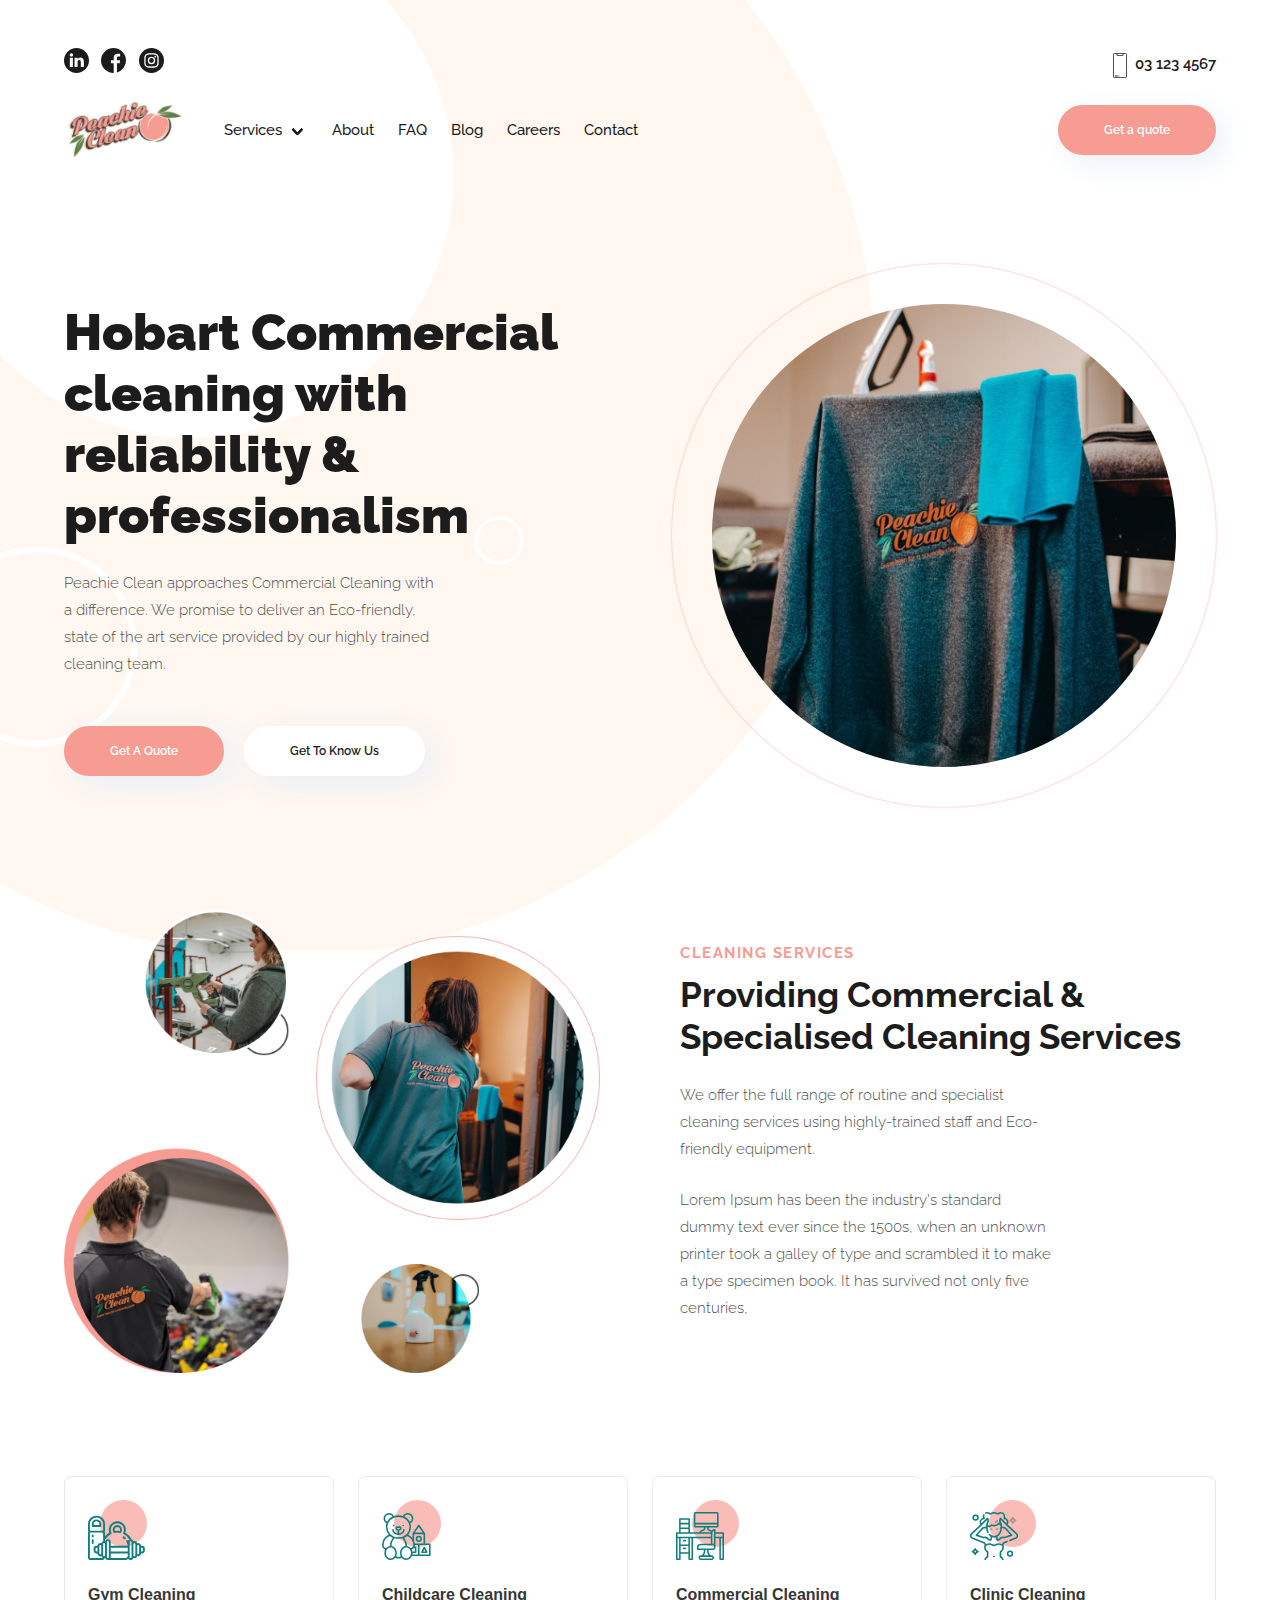
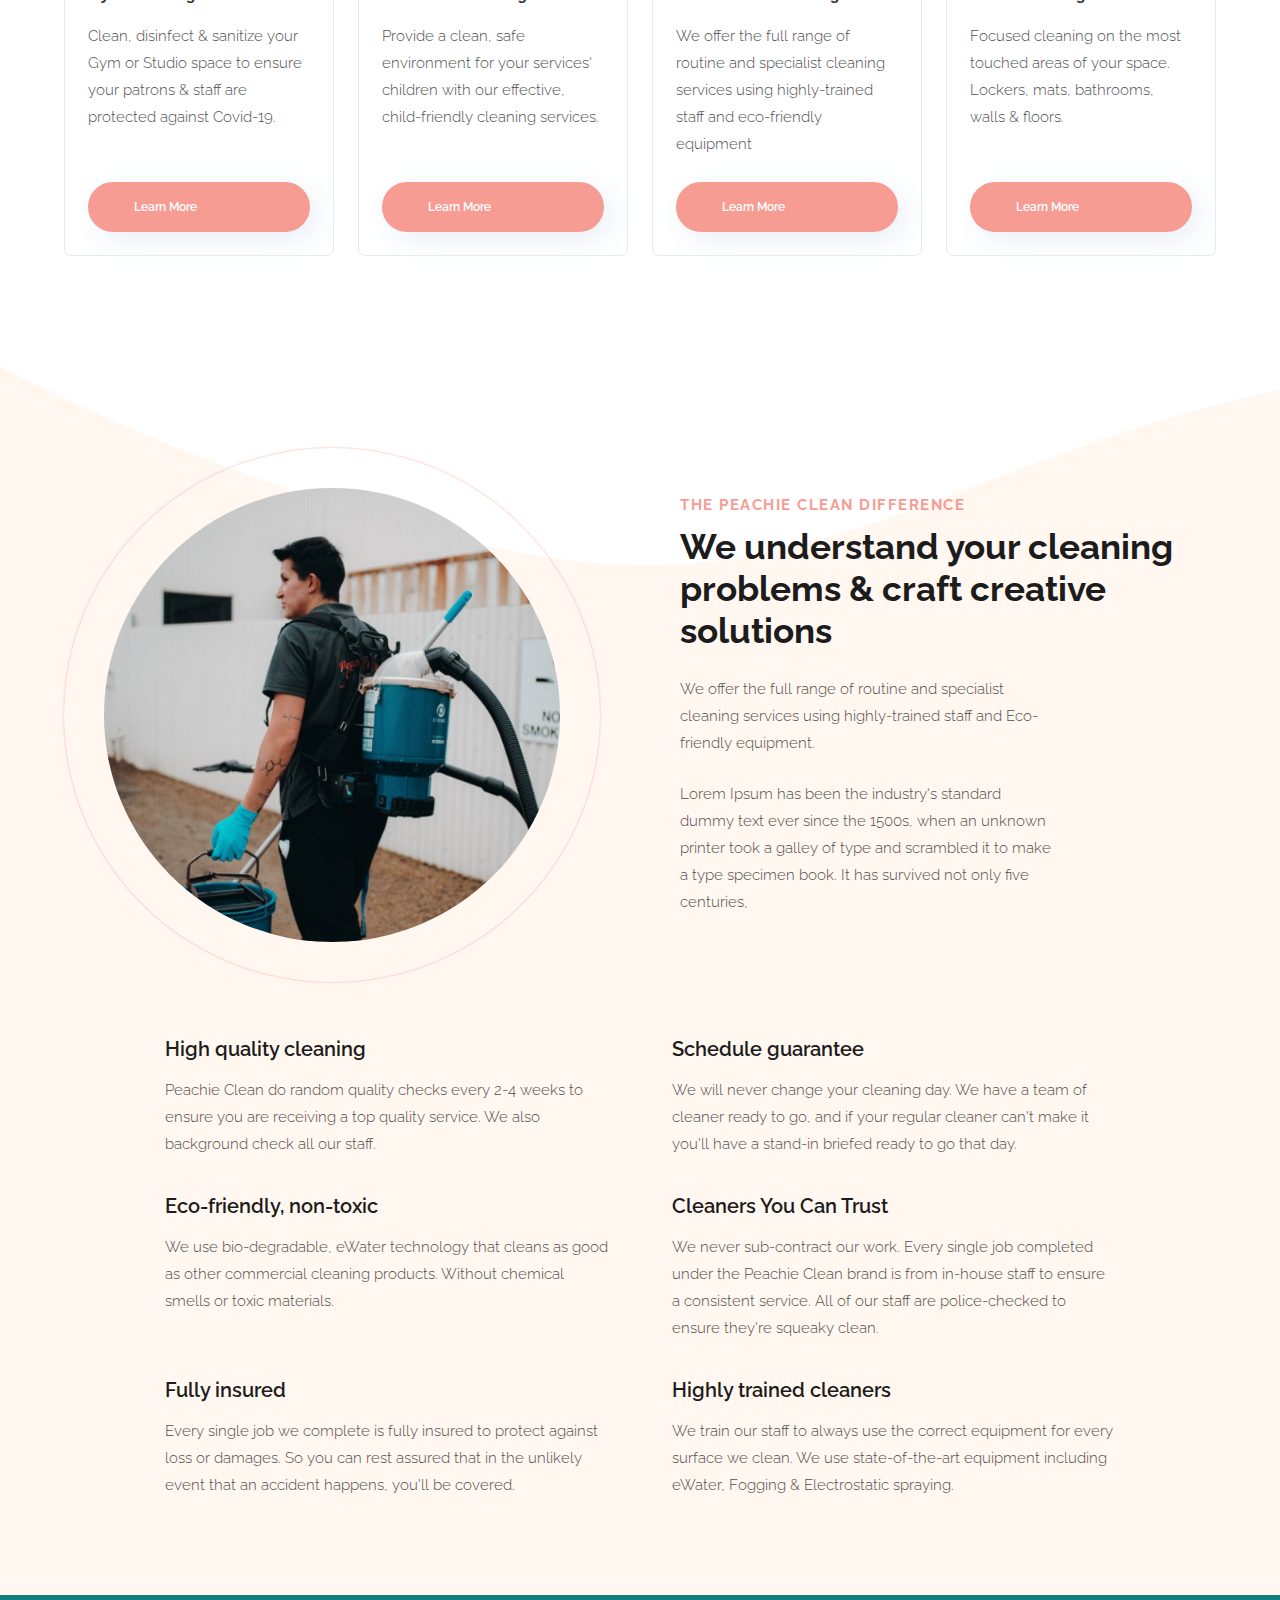
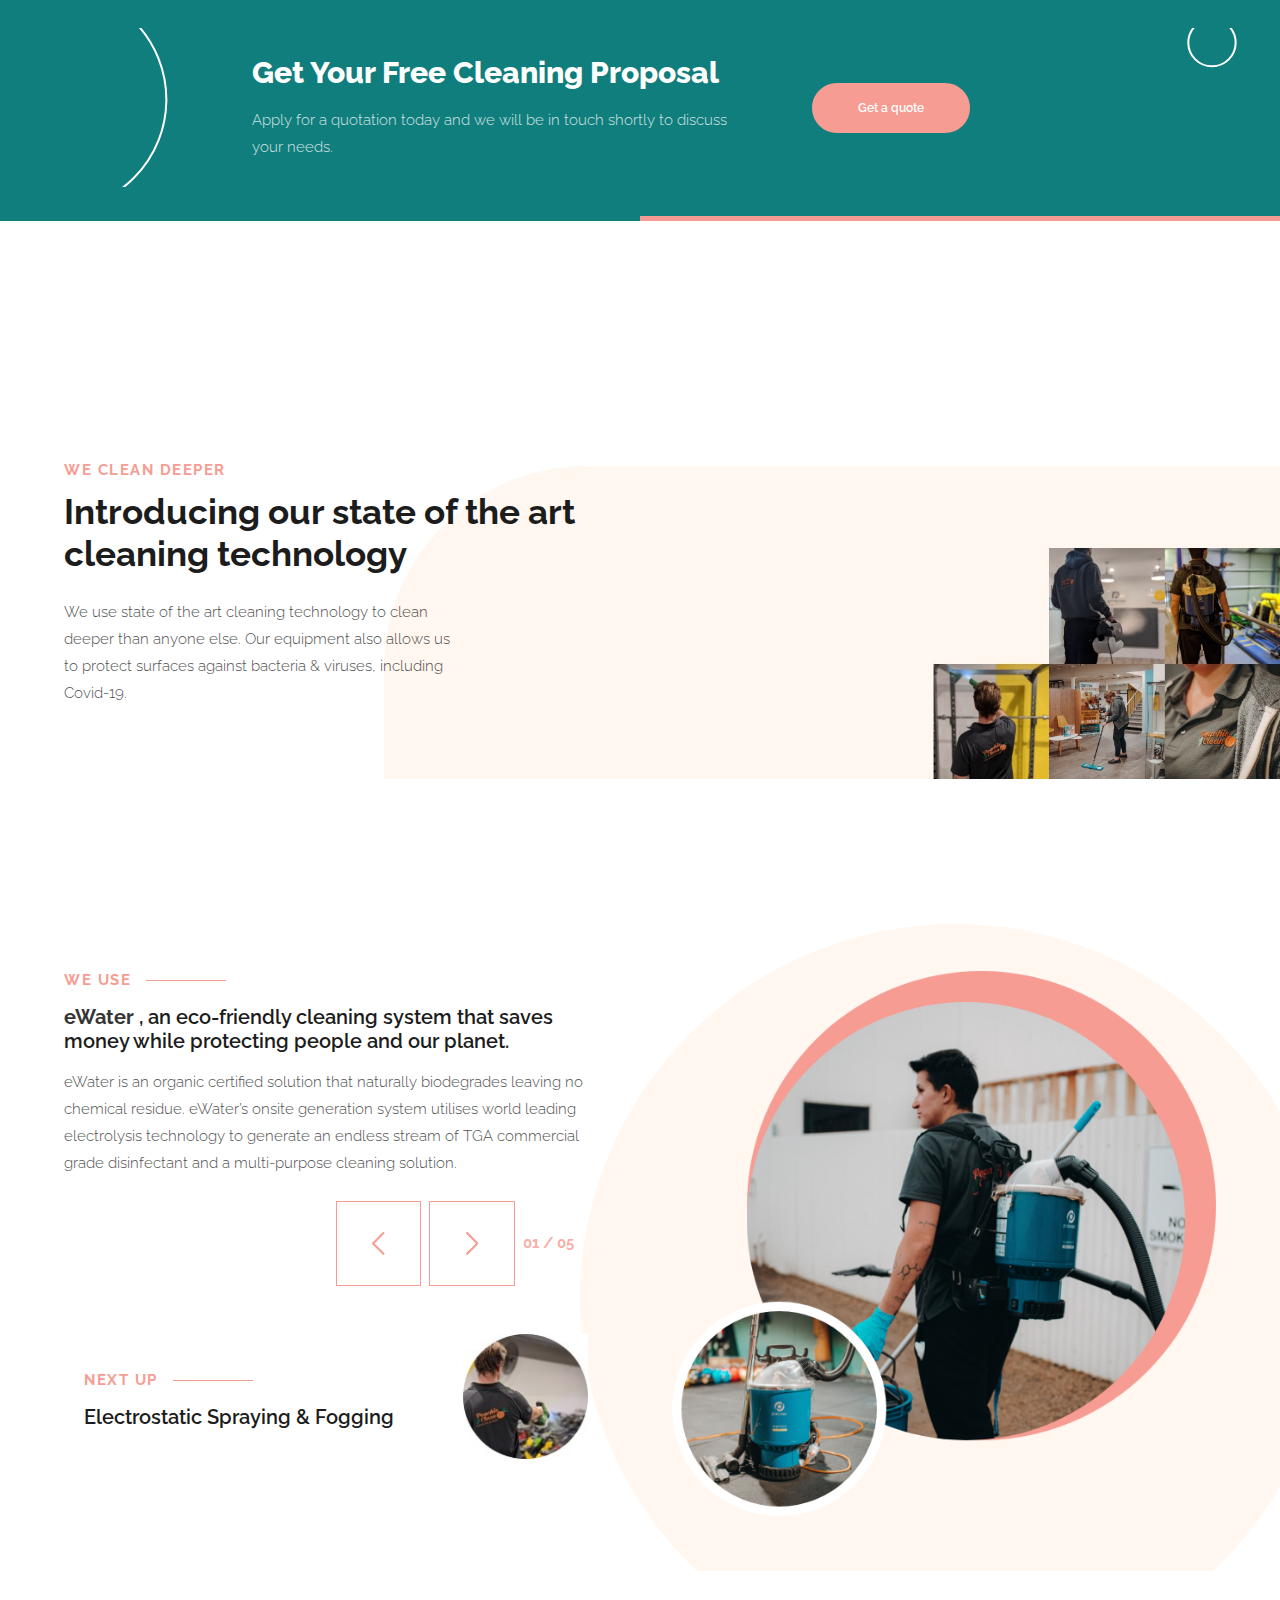
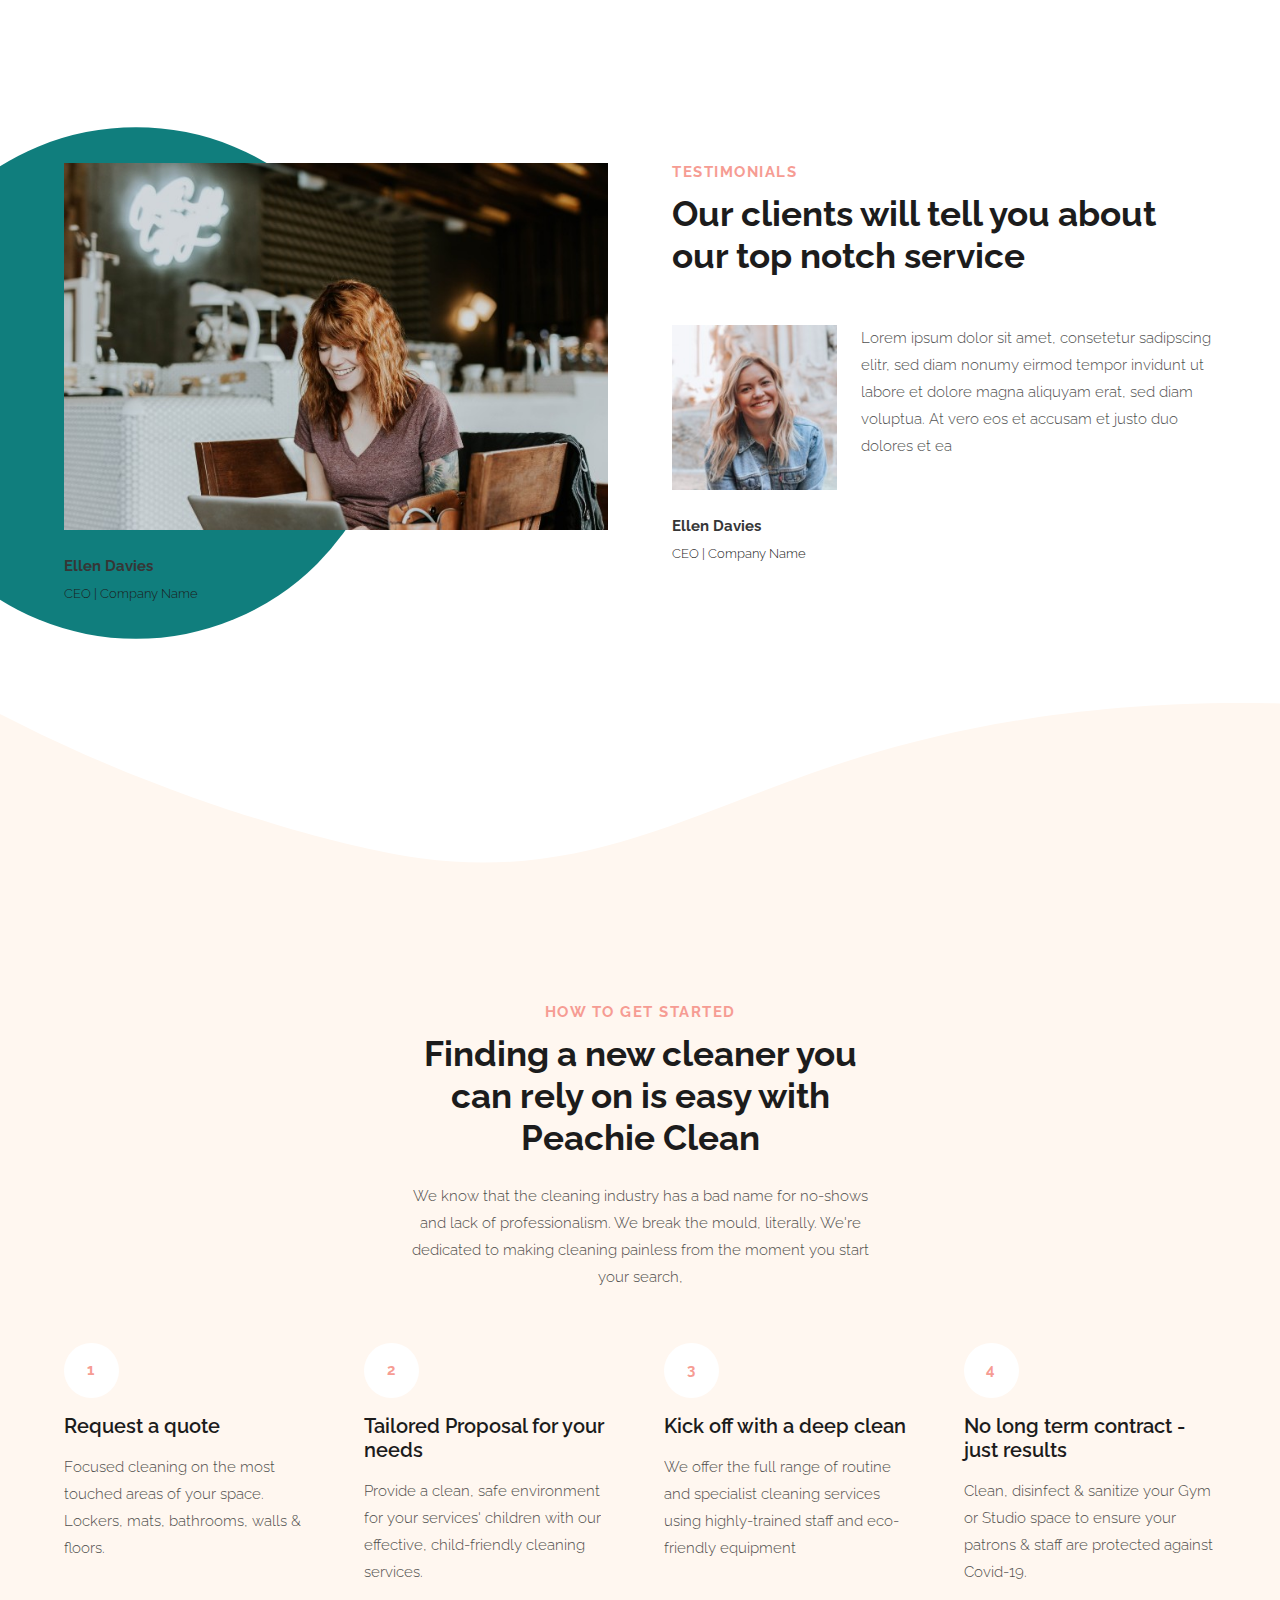
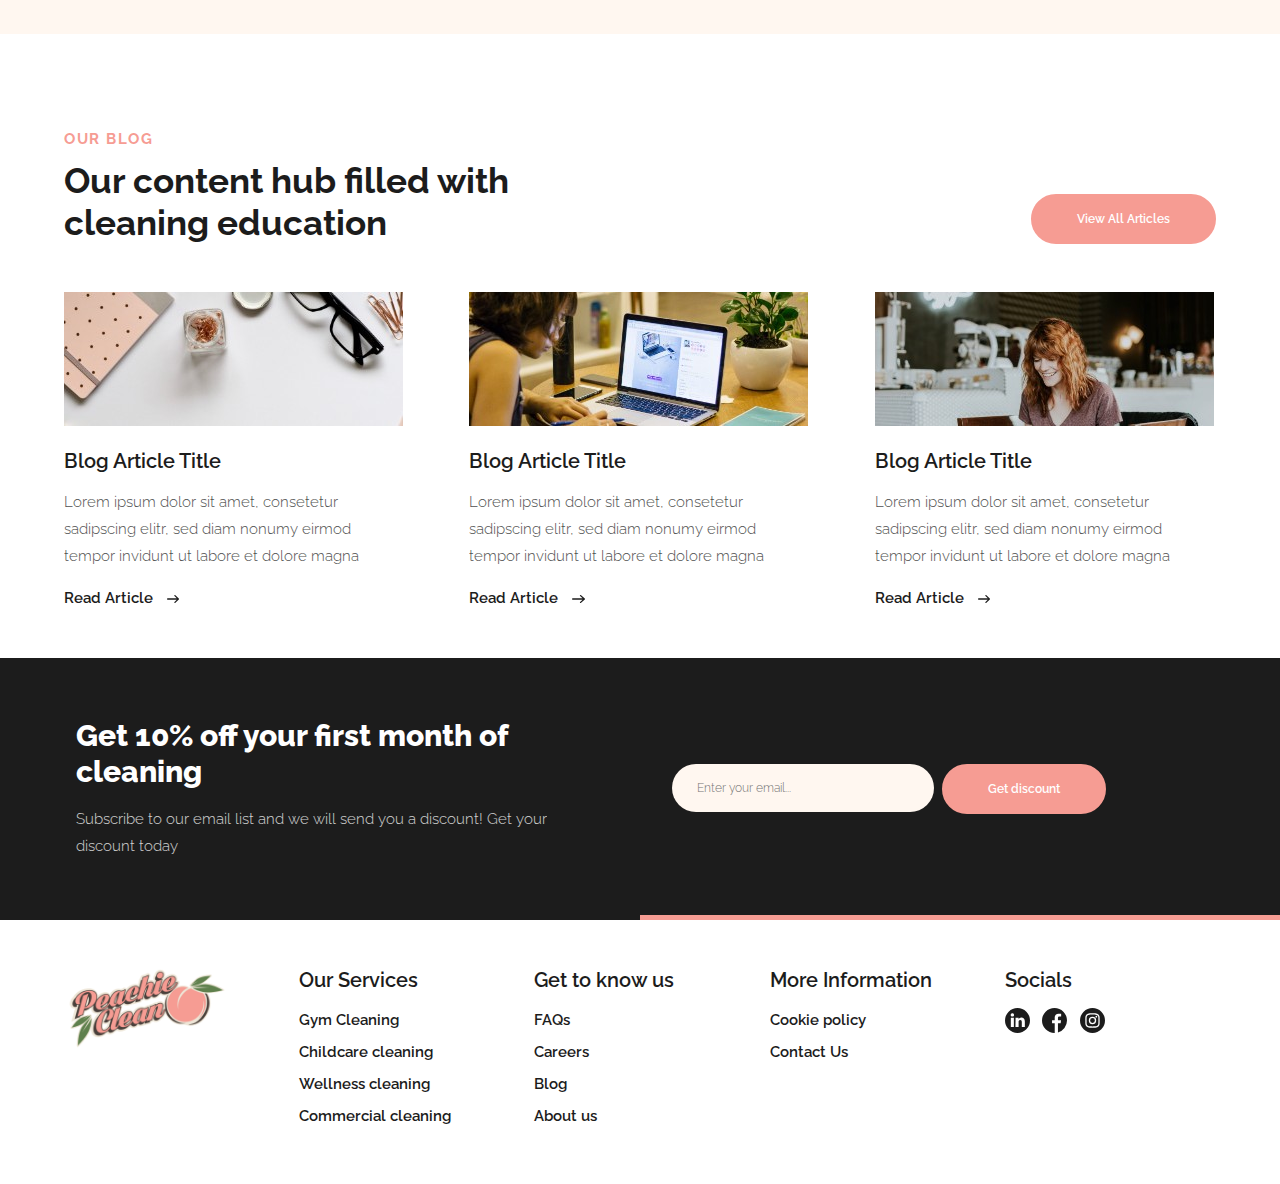
<file: index.html>
<!DOCTYPE html>
<html lang="en">
<head>
  <meta charset="UTF-8">
  <meta name="viewport" content="width=device-width, initial-scale=1.0">
  <meta http-equiv="X-UA-Compatible" content="ie=edge">
  <link rel="stylesheet" type="text/css" href="css/bulma.css">
  <link rel="stylesheet" type="text/css" href="css/main.css">
  <link href="https://fonts.googleapis.com/css2?family=Raleway:wght@300;400;500;600;700;800;900&display=swap" rel="stylesheet">
  <title>Peachie Clean</title>
</head>
<body class="index-hero-bg">
  <section class="section is-small-section-padding-mobile">
    <div class="container">
    <div class="nav-header pb-3">
      <div class="columns is-mobile">
        <article class="column">
          <a href="#">
            <img src="assets/linkedin.svg" alt="The linkedin logo" class="social-favicon mr-2">
          </a>
          <a href="#">
            <img src="assets/facebook.svg" alt="The facebook logo" class="social-favicon mr-2">
          </a>
          <a href="#">
            <img src="assets/instagram.svg" alt="The instagram logo" class="social-favicon">
          </a>
        </article>
        <article class="column is-flex is-flex-end">
          <a href="tel:03-123-456" class="is-flex is-flex-center btn-text-only"><img src="assets/smartphone.svg" alt="A mobile phone" class="mr-2 smartphone-img">03 123 4567</a>
        </article>
      </div>
    </div>

    <nav class="navbar is-transparent" role="navigation" aria-label="main navigation">
      <div class="navbar-brand is-flex-center">
        <a class="navbar-item" href="index.html">
          <img src="assets/logo.png" class="logo">
        </a>

        <a role="button" class="navbar-burger burger" aria-label="menu" aria-expanded="false" data-target="navbarBasicExample">
          <span aria-hidden="true"></span>
          <span aria-hidden="true"></span>
          <span aria-hidden="true"></span>
        </a>
      </div>

      <div id="navbarBasicExample" class="navbar-menu is-small-section-padding-mobile">
        <div class="navbar-start pl-4 padding-remove-mobile">
          <div class="navbar-item has-dropdown is-hoverable">
            <a class="navbar-link nav-link" onclick="showHideDropdown()">
              Services
            </a>

            <div class="navbar-dropdown" id="navbarDropdown">
              <a href="gym-cleaning.html" class="navbar-item nav-link-sub">
                Gym Cleaning
              </a>
              <a class="navbar-item nav-link-sub">
                Childcare Cleaning
              </a>
              <a class="navbar-item nav-link-sub">
                Commercial Cleaning
              </a>
              <a class="navbar-item nav-link-sub">
                Clinic Cleaning
              </a>
            </div>
          </div>

          <a href="about-us.html" class="navbar-item nav-link">
            About
          </a>

          <a href="faq.html" class="navbar-item nav-link">
            FAQ
          </a>

          <a href="blog.html" class="navbar-item nav-link">
            Blog
          </a>

          <a href="careers.html" class="navbar-item nav-link">
            Careers
          </a>

          <a href="contact.html" class="navbar-item nav-link">
            Contact
          </a>

        </div>

        <div class="navbar-end is-flex is-flex-center">
          <div class="navbar-item">
            <div class="buttons">
              <a href="quote.html" class="btn-primary btn-pink rounded box-shadow">Get a quote</a>
            </div>
          </div>
        </div>
      </div>
      </nav>
    </div>
  </section>

  <section class="section">
    <div class="container">
      <div class="columns is-variable is-8-desktop">
        <article class="column is-flex is-flex-center">
          <div>
            <h1 class="page-header">Hobart Commercial cleaning with reliability & professionalism</h1>
            <p class="mt-5 mb-6 p-70">Peachie Clean approaches Commercial Cleaning with a difference. We promise to deliver an Eco-friendly, state of the art service provided by our highly trained cleaning team.</p>
            <div class="button-container">
              <a href="quote.html" class="btn-primary btn-pink rounded mr-4 box-shadow btn-mobile-full-width is-inline-block">Get A Quote</a>
              <a href="about-us.html" class="btn-secondary btn-white-secondary rounded box-shadow btn-mobile-full-width mt-1-mobile-only is-inline-block">Get To Know Us</a>
            </div>
          </div>
        </article>
        <article class="column">
          <img src="assets/peach-29.jpg" alt="A pullover on a chair with the Peachie Clean logo" class="is-hero-img is-circle-img mt-2-mobile-only">
        </article>
      </div>
    </div>
  </section>

  <section class="section is-small-section-padding-mobile">
    <div class="container">
      <div class="columns is-variable is-8-desktop">
        <article class="column">
          <img src="assets/circular-grid.png" alt="A grid of images showing Peachie Clean workers in action">
        </article>
        <article class="column pl-6 is-flex is-flex-center pl-reset-mobile mt-1-mobile-only">
          <div>
            <h2 class="small-pop-header mb-3">CLEANING SERVICES</h2>
            <h3 class="section-header">Providing Commercial & Specialised Cleaning Services</h3>
            <p class="mt-5 mb-5 p-70">We offer the full range of routine and specialist cleaning services using highly-trained staff and Eco-friendly equipment.</p>
            <p class="mb-5 p-70">Lorem Ipsum has been the industry's standard dummy text ever since the 1500s, when an unknown printer took a galley of type and scrambled it to make a type specimen book. It has survived not only five centuries,</p>
          </div>
        </article>
      </div>
    </div>
  </section>

  <section class="section is-small-section-padding-mobile">
    <div class="container pb-6">
      <div class="columns is-multiline">
        <article class="column is-half-tablet is-one-quarter-desktop">
          <div class="index-service-card is-flex is-flex-column">
            <div>
              <img src="assets/gym-svg.svg" alt="A dumbell & a water bottle" class="mb-4 service-svg">
              <h4 class="mb-4 sub"><strong>Gym Cleaning</strong></h4>
              <p class="mb-5">Clean, disinfect & sanitize your Gym or Studio space to ensure your patrons & staff are protected against Covid-19.</p>
            </div>
            <a href="gym-cleaning.html" class="btn-primary btn-pink rounded box-shadow is-inline-block btn-mobile-full-width is-flex-item-bottom">Learn More</a>
          </div>
        </article>
        <article class="column is-half-tablet is-one-quarter-desktop">
          <div class="index-service-card is-flex is-flex-column">
            <div>
              <img src="assets/childcare-svg.svg" alt="A small teddy bear" class="mb-4 service-svg">
              <h4 class="mb-4"><strong>Childcare Cleaning</strong></h4>
              <p class="mb-5">Provide a clean, safe environment for your services' children with our effective, child-friendly cleaning services.</p>
            </div>
            <a href="#" class="btn-primary btn-pink rounded box-shadow is-inline-block btn-mobile-full-width is-flex-item-bottom">Learn More</a>
          </div>
        </article>
        <article class="column is-half-tablet is-one-quarter-desktop">
          <div class="index-service-card is-flex is-flex-column">
            <div>
              <img src="assets/commercial-svg.svg" alt="A computer on a desk" class="mb-4 service-svg">
              <h4 class="mb-4"><strong>Commercial Cleaning</strong></h4>
              <p class="mb-5">We offer the full range of routine and specialist cleaning services using highly-trained staff and eco-friendly equipment</p>
            </div>
            <a href="#" class="btn-primary btn-pink rounded box-shadow is-inline-block btn-mobile-full-width is-flex-item-bottom">Learn More</a>
          </div>
        </article>
        <article class="column is-half-tablet is-one-quarter-desktop">
          <div class="index-service-card is-flex is-flex-column">
            <div>
              <img src="assets/clinic-svg.svg" alt="A woman washing her hair" class="mb-4 service-svg">
              <h4 class="mb-4"><strong>Clinic Cleaning</strong></h4>
              <p class="mb-5">Focused cleaning on the most touched areas of your space. Lockers, mats, bathrooms, walls & floors.</p>
            </div>
            <a href="#" class="btn-primary btn-pink rounded box-shadow is-inline-block btn-mobile-full-width is-flex-item-bottom">Learn More</a>
          </div>
        </article>
      </div>
    </div>
  </section>

  <section class="section wavy-pink-bg">
    <div class="container pt-6">
      <div class="columns is-variable is-8-desktop">
        <article class="column">
          <img src="assets/peach-31.jpg" alt="A Peachie clean worker with a spray bottle" class="is-hero-img is-circle-img">
        </article>
        <article class="column pl-6 is-flex is-flex-center pl-reset-mobile">
          <div>
            <h2 class="small-pop-header mb-3">THE PEACHIE CLEAN DIFFERENCE</h2>
            <h3 class="section-header">We understand your cleaning problems & craft creative solutions</h3>
            <p class="mt-5 mb-5 p-70">We offer the full range of routine and specialist cleaning services using highly-trained staff and Eco-friendly equipment.</p>
            <p class="mb-5 p-70">Lorem Ipsum has been the industry's standard dummy text ever since the 1500s, when an unknown printer took a galley of type and scrambled it to make a type specimen book. It has survived not only five centuries,</p>
          </div>
        </article>
      </div>
    </div>
    <div class="container is-xs-container pt-6 pb-6 padding-remove-mobile">
      <div class="columns is-multiline is-variable is-8-desktop is-2-mobile is-mobile">
        <article class="column is-half">
          <h4 class="sub-section-header mb-4">High quality cleaning</h4>
          <p>Peachie Clean do random quality checks every 2-4 weeks to ensure you are receiving a top quality service. We also background check all our staff.</p>
        </article>
        <article class="column is-half">
          <h4 class="sub-section-header mb-4">Schedule guarantee</h4>
          <p>We will never change your cleaning day. We have a team of cleaner ready to go, and if your regular cleaner can't make it you'll have a stand-in briefed ready to go that day.</p>
        </article>
        <article class="column is-half pt-5">
          <h4 class="sub-section-header mb-4">Eco-friendly, non-toxic </h4>
          <p>We use bio-degradable, eWater technology that cleans as good as other commercial cleaning products. Without chemical smells or toxic materials.</p>
        </article>
        <article class="column is-half pt-5">
          <h4 class="sub-section-header mb-4">Cleaners You Can Trust</h4>
          <p>We never sub-contract our work. Every single job completed under the Peachie Clean brand is from in-house staff to ensure a consistent service. All of our staff are police-checked to ensure they're squeaky clean.</p>
        </article>
        <article class="column is-half pt-5">
          <h4 class="sub-section-header mb-4">Fully insured</h4>
          <p>Every single job we complete is fully insured to protect against loss or damages. So you can rest assured that in the unlikely event that an accident happens, you'll be covered.</p>
        </article>
        <article class="column is-half pt-5">
          <h4 class="sub-section-header mb-4">Highly trained cleaners</h4>
          <p>We train our staff to always use the correct equipment for every surface we clean. We use state-of-the-art equipment including eWater, Fogging & Electrostatic spraying.</p>
        </article>
      </div>
    </div>
  </section>

  <section class="section cta-card is-relative">
    <div class="container is-800-container">
      <article class="column">
        <div class="columns is-variable is-8">
          <article class="column is-two-thirds">
            <h3 class="cta-header text-white mb-4">Get Your Free Cleaning Proposal</h3>
            <p class="text-white">Apply for a quotation today and we will be in touch shortly to discuss your needs. </p>
          </article>
          <article class="column is-flex is-flex-center">
            <a href="quote.html" class="btn-primary btn-pink rounded is-inline-block btn-mobile-full-width">Get a quote</a>
          </article>
        </div>
      </article>
    </div>
  </section>

  <section class="section carousel-header-bg mt-10 margin-remove-mobile margin-remove-tablet">
    <div class="container pt-6 padding-remove-mobile padding-remove-tablet">
      <div class="columns is-mobile">
        <article class="column is-two-thirds-tablet is-half-desktop is-half-mobile">
          <h2 class="small-pop-header mb-3">We Clean Deeper</h2>
          <h3 class="section-header">Introducing our state of the art cleaning technology</h3>
          <p class="mt-5 mb-5 p-70">We use state of the art cleaning technology to clean deeper than anyone else. Our equipment also allows us to protect surfaces against bacteria & viruses, including Covid-19.</p>
        </article>
        <div class="column"></div>
      </div>
    </div>
  </section>

  <section class="section circle-right-bg mt-10">
    <div class="container is-small-container">
      <div class="columns is-variable is-8 is-reversed-mobile">
        <article class="column">
          <div class="hr-right is-flex is-flex-center">
            <h4 class="small-pop-header">WE USE</h4>
            <span></span>
          </div>
          <h3 class="sub-section-header mt-4"><strong>eWater</strong> , an eco-friendly cleaning system that saves money while protecting people and our planet.</h3>
          <p class="mt-4">eWater is an organic certified solution that naturally biodegrades leaving no chemical residue. eWater’s onsite generation system utilises world leading electrolysis technology to generate an endless stream of TGA commercial grade disinfectant and a multi-purpose cleaning solution.</p>
          <div class="carousel-controls pt-5">
            <div class="columns is-variable is-1 is-mobile">
              <article class="column">
                <div class="carousel-controller is-flex is-flex-justify-center">
                  <svg xmlns="http://www.w3.org/2000/svg" width="12.471" height="22.863" viewBox="0 0 12.471 22.863"><path d="M11.432,12.471a1.036,1.036,0,0,1-.735-.3L.3,1.774A1.039,1.039,0,0,1,1.774.3l9.658,9.658L21.089.3a1.039,1.039,0,0,1,1.469,1.469L12.166,12.166A1.036,1.036,0,0,1,11.432,12.471Z" transform="translate(12.471) rotate(90)" fill="#f69c93"/></svg>
                </div>
              </article>
              <article class="column">
                <div class="carousel-controller is-flex is-flex-justify-center">
                  <svg xmlns="http://www.w3.org/2000/svg" width="12.471" height="22.863" viewBox="0 0 12.471 22.863"><path d="M11.432,12.471a1.036,1.036,0,0,1-.735-.3L.3,1.774A1.039,1.039,0,0,1,1.774.3l9.658,9.658L21.089.3a1.039,1.039,0,0,1,1.469,1.469L12.166,12.166A1.036,1.036,0,0,1,11.432,12.471Z" transform="translate(0 22.863) rotate(-90)" fill="#f69c93"/></svg>
                </div>
              </article>
              <article class="column is-flex is-flex-center">
                <p><strong class="text-pink"><span>01</span> / 05</strong></p>
              </article>
            </div>
          </div>
          <div class="next-carousel-slide-alert pt-6">
            <div class="columns is-mobile">
              <article class="column is-two-thirds is-flex is-flex-start-center is-flex-column pl-reset-mobile pr-reset-mobile">
                <div class="hr-right is-flex is-flex-center">
                  <h4 class="small-pop-header opacity-full">NEXT UP</h4>
                  <span></span>
                </div>
                <p class="sub-section-header mt-4 opacity-full">Electrostatic Spraying & Fogging</p>
              </article>
              <article class="column pl-reset-mobile pr-reset-mobile">
                <img src="assets/electrostatic-spraying.jpg" alt="A man spraying a set of gym equipment with cleaning liquid">
              </article>
            </div>
          </div>
        </article>
        <article class="column">
          <img src="assets/ewater.png" alt="A woman carrying a cleaning barell">
        </article>
      </div>
    </div>
  </section>

  <section class="section circle-left-green-bg mt-10 margin-remove-mobile">
    <div class="container">
      <div class="columns is-variable is-8 is-reversed-mobile">
        <article class="column pt-3-mobile">
          <img src="assets/testimonial-video-thumbnail.jpg" alt="">
          <p class="mt-4 opacity-full"><strong>Ellen Davies</strong></p>
          <p class="p-mini opacity-full">CEO | Company Name</p>
        </article>
        <article class="column">
          <h2 class="small-pop-header mb-3">Testimonials</h2>
          <h3 class="section-header">Our clients will tell you about our top notch service</h3>
          <div class="columns is-variable is-3 pt-6">
            <article class="column is-one-third">
              <img src="assets/courtney.jpg" alt="" class="is-hidden-mobile">
              <img src="assets/courtney-mobile.jpg" alt="" class="is-hidden-desktop is-hidden-tablet">
              <p class="mt-4 opacity-full"><strong>Ellen Davies</strong></p>
              <p class="p-mini opacity-full">CEO | Company Name</p>
            </article>
            <article class="column">
              <p>Lorem ipsum dolor sit amet, consetetur sadipscing elitr, sed diam nonumy eirmod tempor invidunt ut labore et dolore magna aliquyam erat, sed diam voluptua. At vero eos et accusam et justo duo dolores et ea</p>
            </article>
          </div>
        </article>
      </div>
    </div>
  </section>

  <section class="section wavy-pink-bg mt-6">
    <div class="container is-500-container pt-15 pb-4 pt-2-mobile">
      <article class="column text-center">
        <h2 class="small-pop-header mb-3">How to get started</h2>
        <h3 class="section-header">Finding a new cleaner you can rely on is easy with Peachie Clean</h3>
        <p class="mt-5 mb-5">We know that the cleaning industry has a bad name for no-shows and lack of professionalism. We break the mould, literally. We're dedicated to making cleaning painless from the moment you start your search,</p>
      </article>
    </div>
    <div class="container">
      <div class="columns is-variable is-6 is-multiline">
        <article class="column is-half-tablet is-one-quarter-desktop">
          <div class="numbered-div is-flex is-flex-justify-center mb-4">
            <p class="opacity-full small-pop-header">1</p>
          </div>
          <h4 class="sub-section-header mb-4">Request a quote</h4>
          <p>Focused cleaning on the most touched areas of your space. Lockers, mats, bathrooms, walls & floors.</p>
        </article>
        <article class="column is-half-tablet is-one-quarter-desktop">
          <div class="numbered-div is-flex is-flex-justify-center mb-4">
            <p class="opacity-full small-pop-header">2</p>
          </div>
          <h4 class="sub-section-header mb-4">Tailored Proposal for your needs</h4>
          <p>Provide a clean, safe environment for your services' children with our effective, child-friendly cleaning services.</p>
        </article>
        <article class="column is-half-tablet is-one-quarter-desktop">
          <div class="numbered-div is-flex is-flex-justify-center mb-4">
            <p class="opacity-full small-pop-header">3</p>
          </div>
          <h4 class="sub-section-header mb-4">Kick off with a deep clean</h4>
          <p>We offer the full range of routine and specialist cleaning services using highly-trained staff and eco-friendly equipment</p>
        </article>
        <article class="column is-half-tablet is-one-quarter-desktop">
          <div class="numbered-div is-flex is-flex-justify-center mb-4">
            <p class="opacity-full small-pop-header">4</p>
          </div>
          <h4 class="sub-section-header mb-4">No long term contract - just results</h4>
          <p>Clean, disinfect & sanitize your Gym or Studio space to ensure your patrons & staff are protected against Covid-19.</p>
        </article>
      </div>
    </div>
  </section>

  <section class="section">
    <div class="container is-small-container pt-6">
      <div class="columns">
        <article class="column">
          <h2 class="small-pop-header mb-3">Our Blog</h2>
          <h3 class="section-header">Our content hub filled with cleaning education</h3>
        </article>
        <article class="column is-flex is-flex-end-bottom">
          <div class="width-100-mobile">
            <a href="blog.html" class="btn-primary btn-pink rounded is-inline-block btn-mobile-full-width">View All Articles</a>
          </div>
        </article>
      </div>
    </div>
    <div class="container is-small-container pt-6">
      <div class="columns is-variable is-8-desktop is-mobile is-2-mobile">
        <article class="column">
          <a href="">
            <img src="assets/blog-1.jpg" alt="" class="mb-4">
            <h4 class="sub-section-header mb-4">Blog Article Title</h4>
            <p class="mb-4">Lorem ipsum dolor sit amet, consetetur sadipscing elitr, sed diam nonumy eirmod tempor invidunt ut labore et dolore magna</p>
            <a href="#" class="btn-text-only">Read Article <img src="assets/arrow-right-text.svg" alt="An arrow pointing to the right"></a>
          </a>
        </article>
        <article class="column">
          <a href="">
            <img src="assets/blog-2.jpg" alt="" class="mb-4">
            <h4 class="sub-section-header mb-4">Blog Article Title</h4>
            <p class="mb-4">Lorem ipsum dolor sit amet, consetetur sadipscing elitr, sed diam nonumy eirmod tempor invidunt ut labore et dolore magna</p>
            <a href="#" class="btn-text-only">Read Article <img src="assets/arrow-right-text.svg" alt="An arrow pointing to the right"></a>
          </a>
        </article>
        <article class="column is-hidden-mobile">
          <a href="">
            <img src="assets/blog-3.jpg" alt="" class="mb-4">
            <h4 class="sub-section-header mb-4">Blog Article Title</h4>
            <p class="mb-4">Lorem ipsum dolor sit amet, consetetur sadipscing elitr, sed diam nonumy eirmod tempor invidunt ut labore et dolore magna</p>
            <a href="#" class="btn-text-only">Read Article <img src="assets/arrow-right-text.svg" alt="An arrow pointing to the right"></a>
          </a>
        </article>
      </div>
    </div>
  </section>

  <section class="section email-subscribe-bg is-relative">
    <div class="container is-small-container">
      <article class="column">
        <div class="columns is-variable is-8">
          <article class="column">
            <h3 class="cta-header text-white mb-4">Get 10% off your first month of cleaning</h3>
            <p class="text-white">Subscribe to our email list and we will send you a discount! Get your discount today</p>
          </article>
          <article class="column is-flex is-flex-center">
            <form action="" class="std-form">
              <div class="columns is-variable is-1">
                <article class="column">
                  <input type="text" placeholder="Enter your email..." class="rounded">
                </article>
                <article class="column">
                  <a href="quote.html" class="btn-primary btn-pink rounded is-inline-block btn-mobile-full-width">Get discount</a>
                </article>
              </div>
            </form>
          </article>
        </div>
      </article>
    </div>
  </section>

  <footer>
    <section class="section">
      <div class="container">
        <div class="columns">
          <article class="column is-half-mobile">
            <img src="assets/logo.png" alt="The peachie clean logo">
          </article>
          <article class="column is-half-mobile">
            <h4 class="sub-section-header mb-4">Our Services</h4>
            <ul>
              <li class="mb-2"><a href="gym-cleaning.html" class="btn-text-only">Gym Cleaning</a></li>
              <li class="mb-2"><a href="#" class="btn-text-only">Childcare cleaning</a></li>
              <li class="mb-2"><a href="#" class="btn-text-only">Wellness cleaning</a></li>
              <li class="mb-2"><a href="#" class="btn-text-only">Commercial cleaning</a></li>
            </ul>
          </article>
          <article class="column is-half-mobile">
            <h4 class="sub-section-header mb-4">Get to know us</h4>
            <ul>
              <li class="mb-2"><a href="faq.html" class="btn-text-only">FAQs</a></li>
              <li class="mb-2"><a href="careers.html" class="btn-text-only">Careers</a></li>
              <li class="mb-2"><a href="blog.html" class="btn-text-only">Blog</a></li>
              <li class="mb-2"><a href="about-us.html" class="btn-text-only">About us</a></li>
            </ul>
          </article>
          <article class="column is-half-mobile">
            <h4 class="sub-section-header mb-4">More Information</h4>
            <ul>
              <li class="mb-2"><a href="#" class="btn-text-only">Cookie policy</a></li>
              <li class="mb-2"><a href="contact.html" class="btn-text-only">Contact Us</a></li>
            </ul>
          </article>
          <article class="column is-half-mobile">
            <h4 class="sub-section-header mb-4">Socials</h4>
            <a href="#">
              <img src="assets/linkedin.svg" alt="The linkedin logo" class="social-favicon mr-2">
            </a>
            <a href="#">
              <img src="assets/facebook.svg" alt="The facebook logo" class="social-favicon mr-2">
            </a>
            <a href="#">
              <img src="assets/instagram.svg" alt="The instagram logo" class="social-favicon">
            </a>
          </article>
        </div>
      </div>
    </section>
  </footer>


<script type="text/javascript" src="js/main.js"></script>
</body>
</html>
</file>
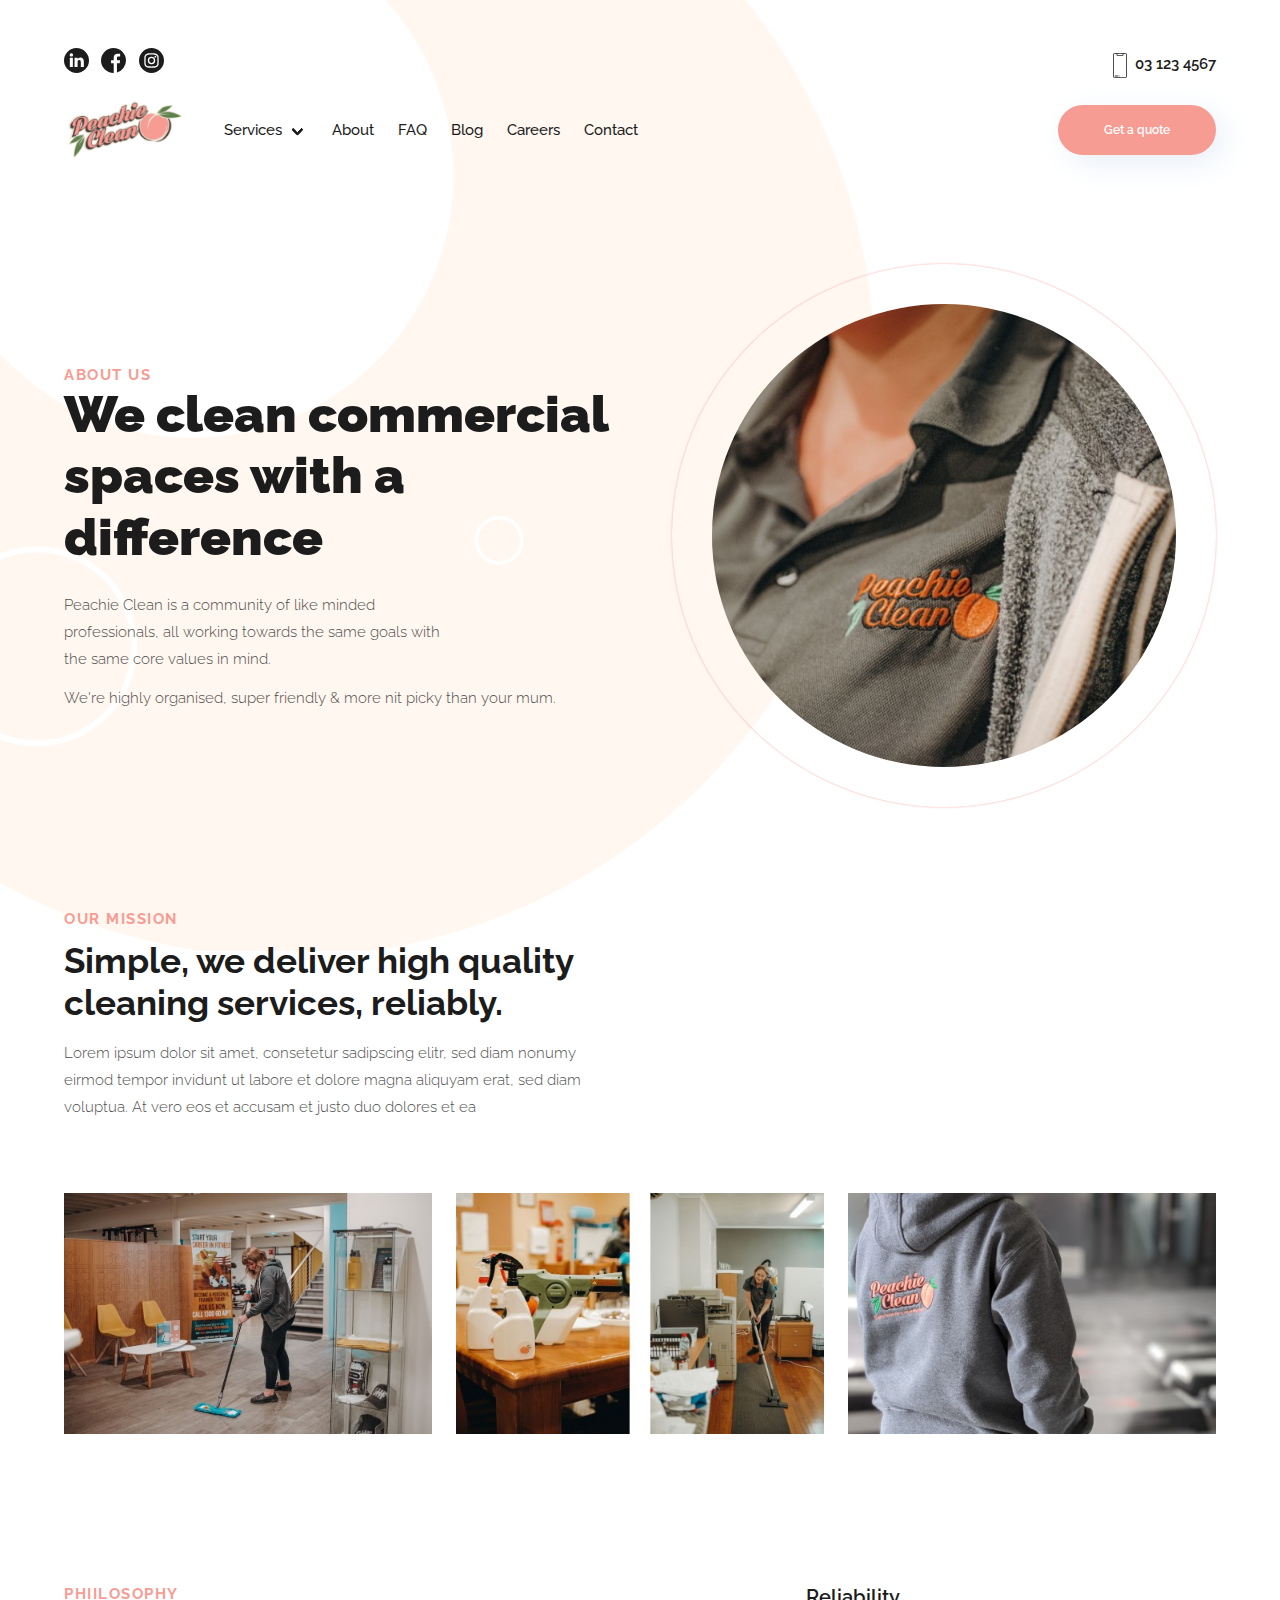
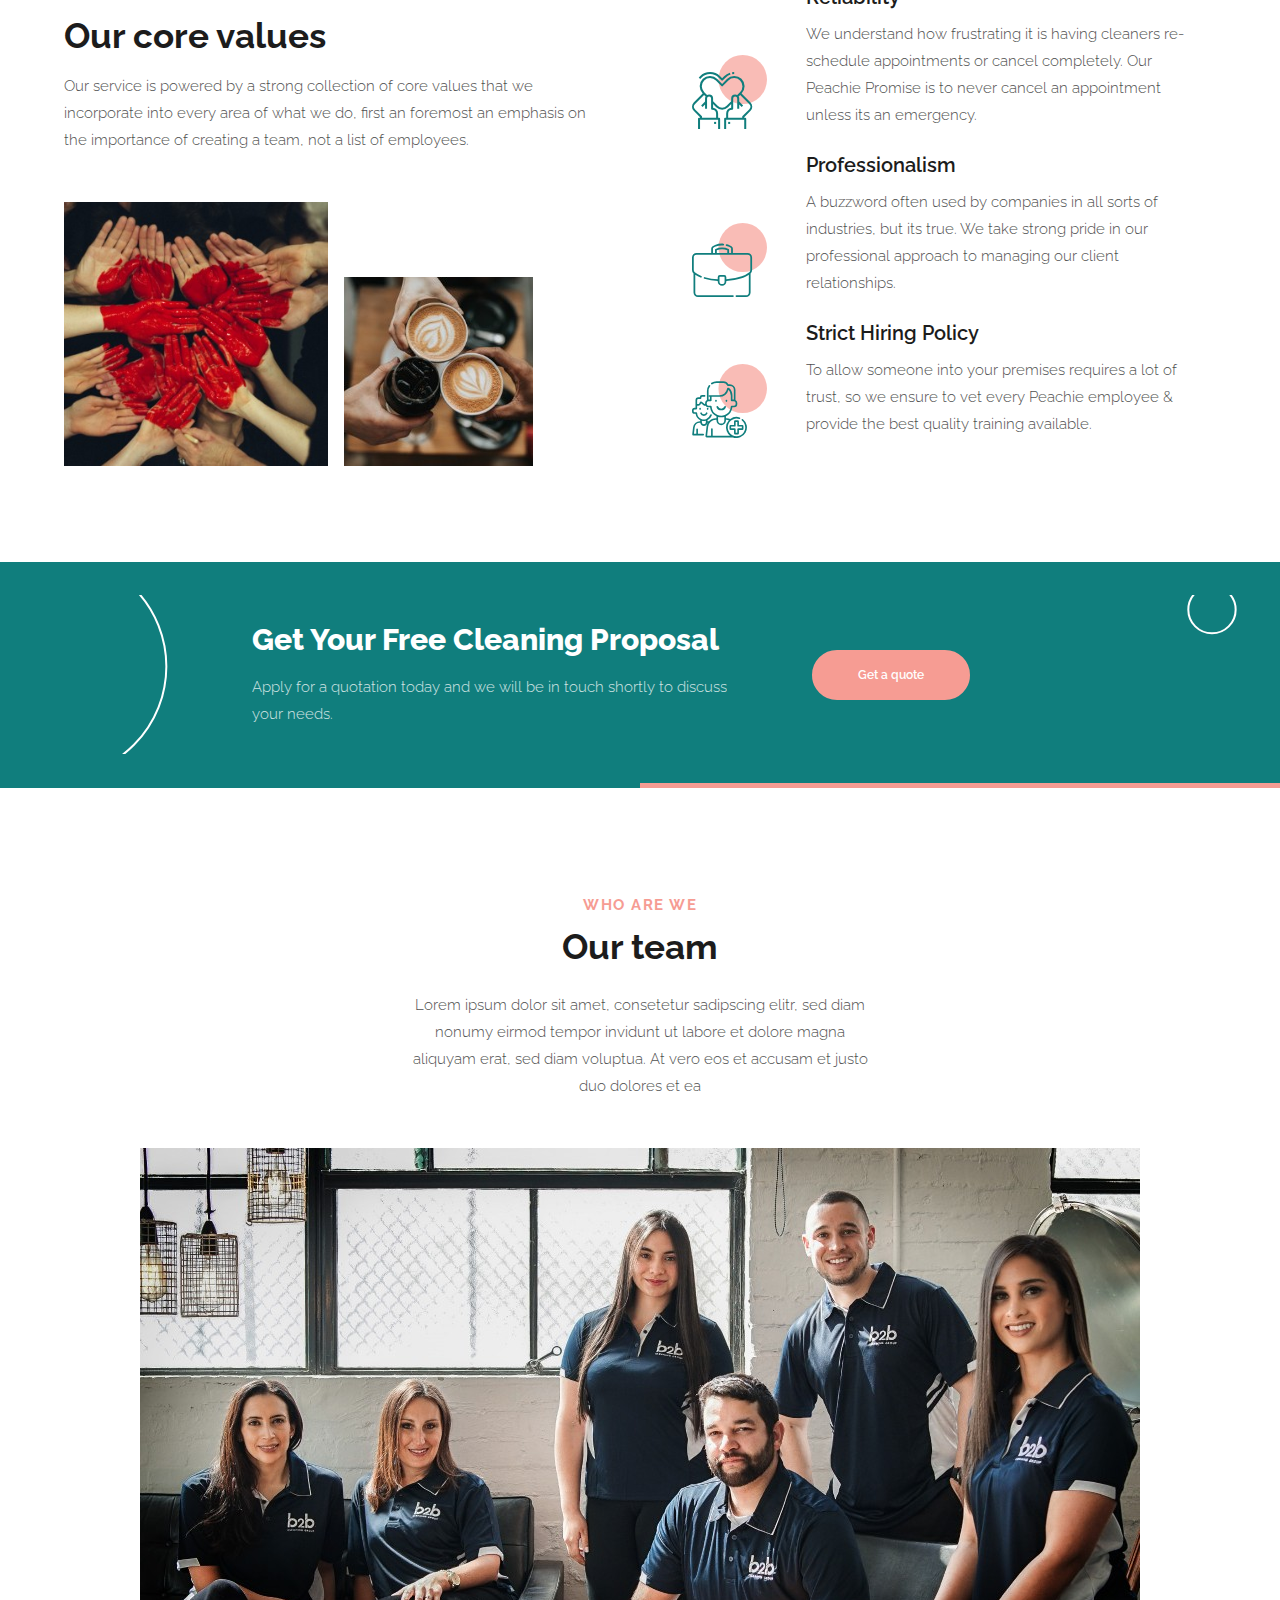
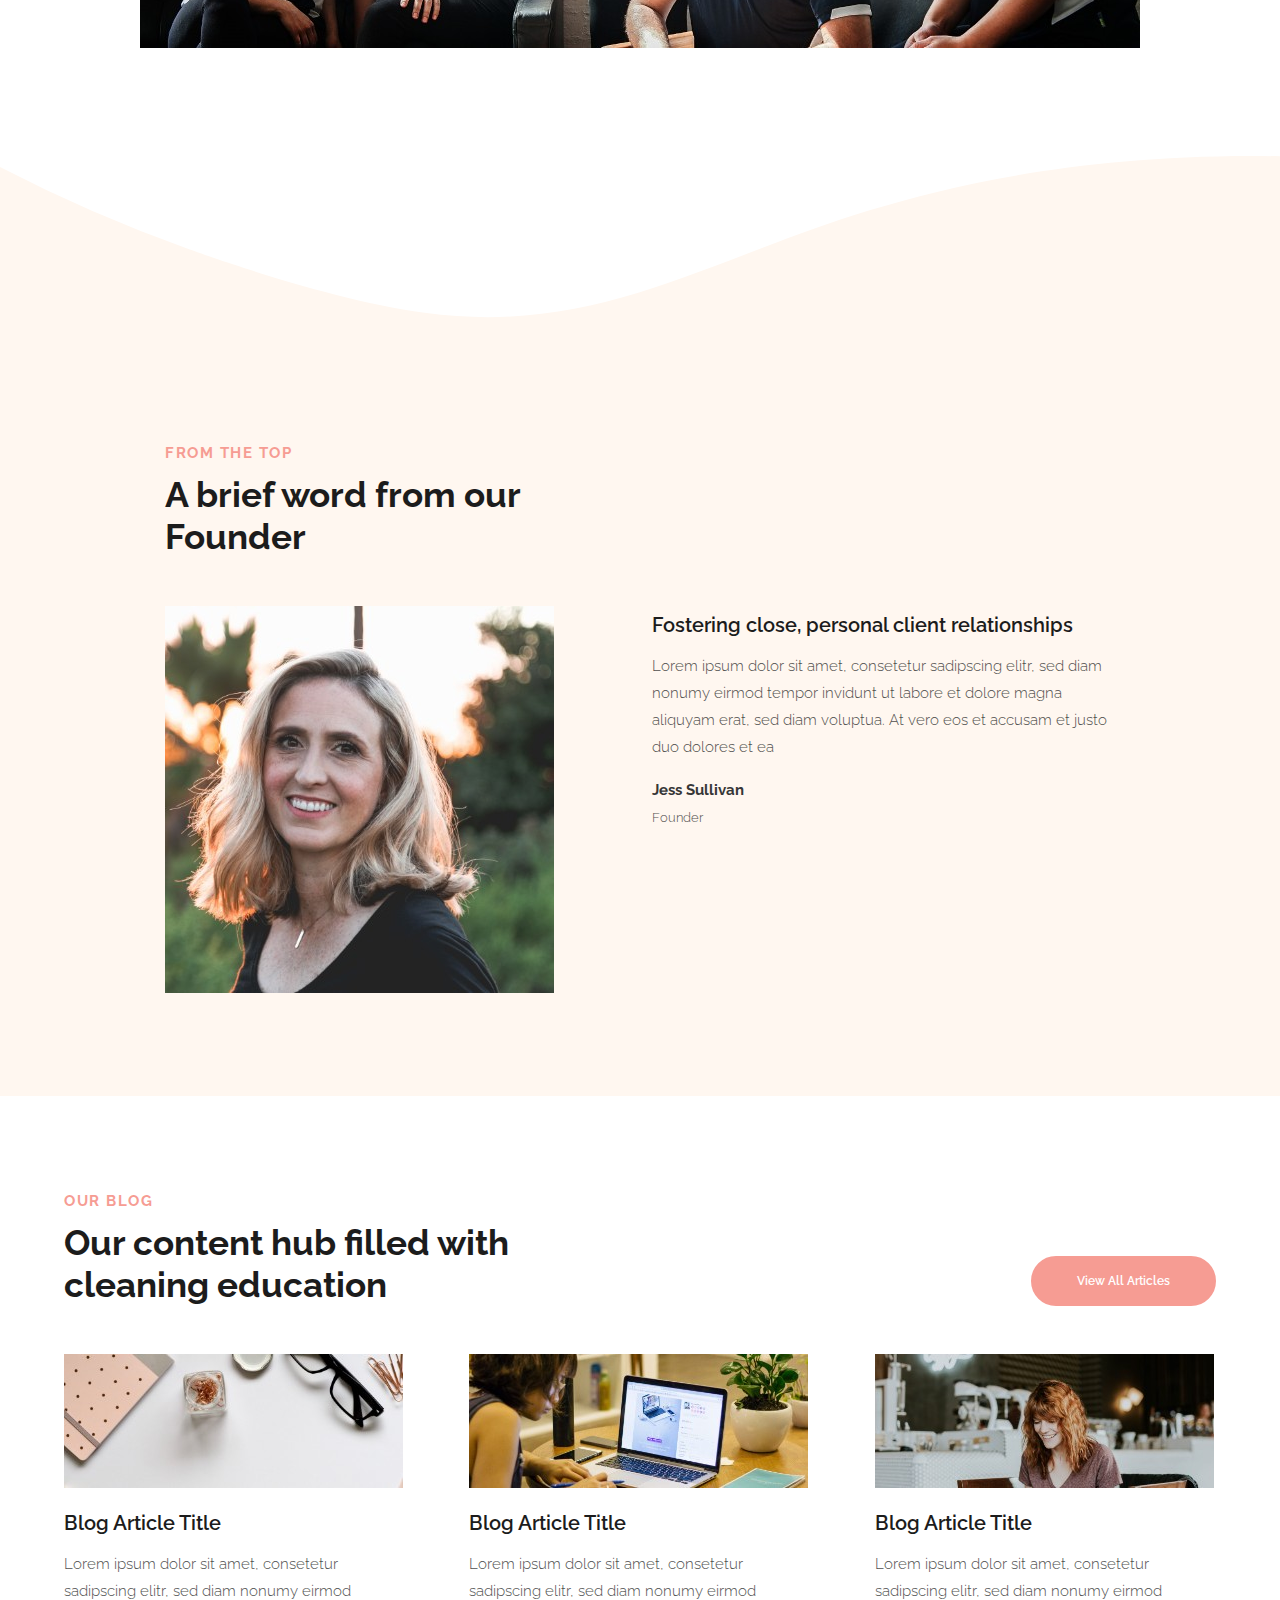
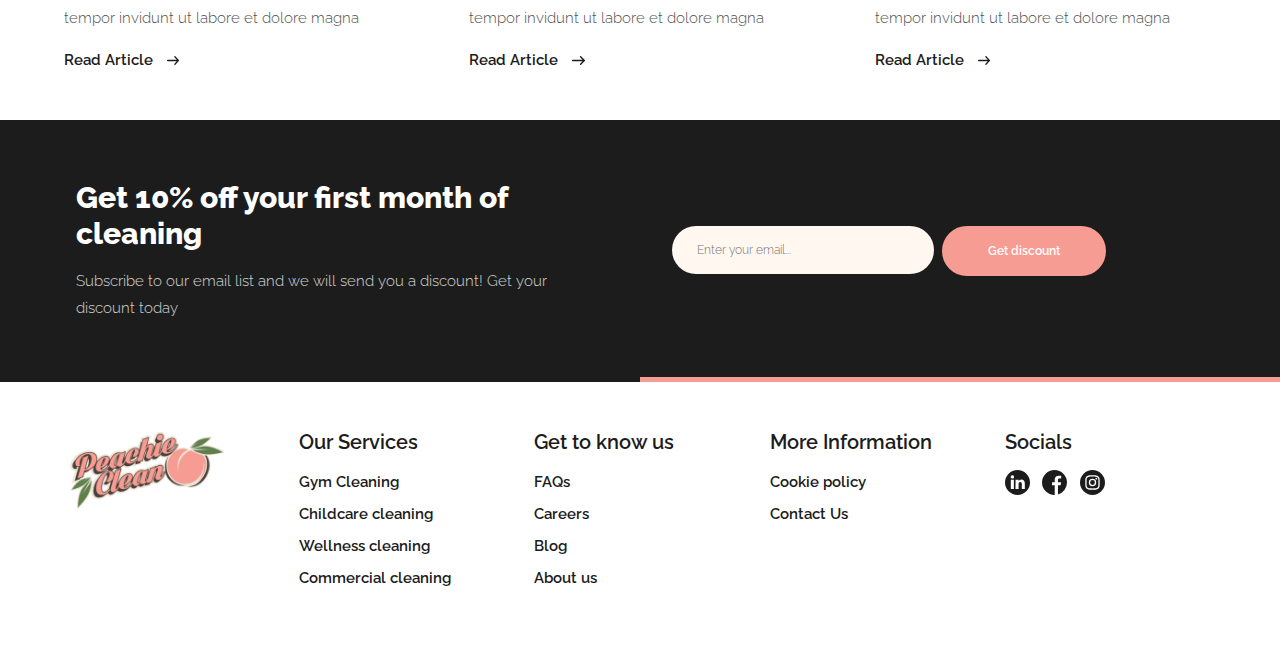
<file: about-us.html>
<!DOCTYPE html>
<html lang="en">
<head>
  <meta charset="UTF-8">
  <meta name="viewport" content="width=device-width, initial-scale=1.0">
  <meta http-equiv="X-UA-Compatible" content="ie=edge">
  <link rel="stylesheet" type="text/css" href="css/bulma.css">
  <link rel="stylesheet" type="text/css" href="css/main.css">
  <link href="https://fonts.googleapis.com/css2?family=Raleway:wght@300;400;500;600;700;800;900&display=swap" rel="stylesheet">
  <title>Peachie Clean</title>
</head>
<body class="index-hero-bg">
  <section class="section is-small-section-padding-mobile">
    <div class="container">
    <div class="nav-header pb-3">
      <div class="columns is-mobile">
        <article class="column">
          <a href="#">
            <img src="assets/linkedin.svg" alt="The linkedin logo" class="social-favicon mr-2">
          </a>
          <a href="#">
            <img src="assets/facebook.svg" alt="The facebook logo" class="social-favicon mr-2">
          </a>
          <a href="#">
            <img src="assets/instagram.svg" alt="The instagram logo" class="social-favicon">
          </a>
        </article>
        <article class="column is-flex is-flex-end">
          <a href="tel:03-123-456" class="is-flex is-flex-center btn-text-only"><img src="assets/smartphone.svg" alt="A mobile phone" class="mr-2 smartphone-img">03 123 4567</a>
        </article>
      </div>
    </div>

    <nav class="navbar is-transparent" role="navigation" aria-label="main navigation">
      <div class="navbar-brand is-flex-center">
        <a class="navbar-item" href="index.html">
          <img src="assets/logo.png" class="logo">
        </a>

        <a role="button" class="navbar-burger burger" aria-label="menu" aria-expanded="false" data-target="navbarBasicExample">
          <span aria-hidden="true"></span>
          <span aria-hidden="true"></span>
          <span aria-hidden="true"></span>
        </a>
      </div>

      <div id="navbarBasicExample" class="navbar-menu is-small-section-padding-mobile">
        <div class="navbar-start pl-4 padding-remove-mobile">
          <div class="navbar-item has-dropdown is-hoverable">
            <a class="navbar-link nav-link" onclick="showHideDropdown()">
              Services
            </a>

            <div class="navbar-dropdown" id="navbarDropdown">
              <a href="gym-cleaning.html" class="navbar-item nav-link-sub">
                Gym Cleaning
              </a>
              <a class="navbar-item nav-link-sub">
                Childcare Cleaning
              </a>
              <a class="navbar-item nav-link-sub">
                Commercial Cleaning
              </a>
              <a class="navbar-item nav-link-sub">
                Clinic Cleaning
              </a>
            </div>
          </div>

          <a href="about-us.html" class="navbar-item nav-link">
            About
          </a>

          <a href="faq.html" class="navbar-item nav-link">
            FAQ
          </a>

          <a href="blog.html" class="navbar-item nav-link">
            Blog
          </a>

          <a href="careers.html" class="navbar-item nav-link">
            Careers
          </a>

          <a href="contact.html" class="navbar-item nav-link">
            Contact
          </a>

        </div>

        <div class="navbar-end is-flex is-flex-center">
          <div class="navbar-item">
            <div class="buttons">
              <a href="quote.html" class="btn-primary btn-pink rounded box-shadow">Get a quote</a>
            </div>
          </div>
        </div>
      </div>
      </nav>
    </div>
  </section>

  <section class="section">
    <div class="container">
      <div class="columns is-variable is-8-desktop">
        <article class="column is-flex is-flex-center">
          <div>
            <h2 class="small-pop-header">ABOUT US</h2>
            <h1 class="page-header">We clean commercial spaces with a difference</h1>
            <p class="mt-5 mb-3 p-70">Peachie Clean is a community of like minded professionals, all working towards the same goals with the same core values in mind.</p>
            <p>We're highly organised, super friendly & more nit picky than your mum.</p>
          </div>
        </article>
        <article class="column">
          <img src="assets/about-us-header.jpg" alt="A jacket with the peachie clean logo" class="is-hero-img is-circle-img mt-2-mobile-only">
        </article>
      </div>
    </div>
  </section>

  <section class="section">
    <div class="container is-small-container">
      <div class="columns">
        <article class="column">
          <h3 class="small-pop-header mb-3">OUR MISSION</h3>
          <h4 class="section-header mb-4">Simple, we deliver high quality cleaning services, reliably.</h4>
          <p>Lorem ipsum dolor sit amet, consetetur sadipscing elitr, sed diam nonumy eirmod tempor invidunt ut labore et dolore magna aliquyam erat, sed diam voluptua. At vero eos et accusam et justo duo dolores et ea</p>
        </article>
        <div class="column"></div>
      </div>
      <div class="columns pt-6 padding-remove-mobile">
        <article class="column">
          <img src="assets/peach-100.jpg" alt="A woman cleaning a floor" class="is-hidden-mobile">
          <img src="assets/peach-100-tablet.jpg" alt="A woman cleaning a floor" class="is-hidden-desktop is-hidden-tablet">
        </article>
        <article class="column">
          <img src="assets/peach-45.jpg" alt="A bottle of cleaning liquid" class="is-hidden-mobile">
          <img src="assets/peach-double-tablet.jpg" alt="A bottle of cleaning liquid" class="is-hidden-desktop is-hidden-tablet">
        </article>
        <article class="column">
          <img src="assets/peach-49.jpg" alt="A jacket with the Peachie Clean logo" class="is-hidden-mobile">
          <img src="assets/peach-49-tablet.jpg" alt="A jacket with the Peachie Clean logo" class="is-hidden-desktop is-hidden-tablet">
        </article>
      </div>
    </div>
  </section>

  <section class="section mt-6 margin-remove-mobile">
    <div class="container is-small-container">
      <div class="columns is-variable is-8-desktop is-4-tablet">
        <article class="column">
          <h2 class="small-pop-header mb-3">Phiilosophy</h2>
          <h3 class="section-header mb-4">Our core values</h3>
          <p class="mb-6">Our service is powered by a strong collection of core values that we incorporate into every area of what we do, first an foremost an emphasis on the importance of creating a team, not a list of employees.</p>
          <div class="columns is-variable is-2 is-mobile">
            <article class="column">
              <img src="assets/teamwork.jpg" alt="A group of people holding out their painted hands to form a red heart" class="is-block">
            </article>
            <article class="column is-flex">
              <img src="assets/coffee.jpg" alt="Three people clinking coffee mugs together" class="is-flex-item-bottom">
            </article>
          </div>
        </article>
        <article class="column">
          <div class="columns">
            <article class="column is-one-fifth is-flex mt-2-mobile-only">
              <img src="assets/heart.svg" alt="A man holding a heart" class="careers-section-svg is-flex-item-bottom">
            </article>
            <article class="column">
              <h4 class="sub-section-header mb-3">Reliability</h4>
              <p>We understand how frustrating it is having cleaners re-schedule appointments or cancel completely. Our Peachie Promise is to never cancel an appointment unless its an emergency.</p>
            </article>
          </div>
          <div class="columns">
            <article class="column is-one-fifth is-flex">
              <img src="assets/briefcase.svg" alt="A briefcase" class="careers-section-svg is-flex-item-bottom">
            </article>
            <article class="column">
              <h4 class="sub-section-header mb-3">Professionalism</h4>
              <p>A buzzword often used by companies in all sorts of industries, but its true. We take strong pride in our professional approach to managing our client relationships.</p>
            </article>
          </div>
          <div class="columns">
            <article class="column is-one-fifth is-flex">
              <img src="assets/hiring.svg" alt="Two people smiling with an add sign" class="careers-section-svg is-flex-item-bottom">
            </article>
            <article class="column">
              <h4 class="sub-section-header mb-3">Strict Hiring Policy</h4>
              <p>To allow someone into your premises requires a lot of trust, so we ensure to vet every Peachie employee &amp; provide the best quality training available.</p>
            </article>
          </div>
        </article>
      </div>
    </div>
  </section>

  <section class="section cta-card is-relative mt-6 margin-remove-mobile">
    <div class="container is-800-container">
      <article class="column">
        <div class="columns is-variable is-8">
          <article class="column is-two-thirds">
            <h3 class="cta-header text-white mb-4">Get Your Free Cleaning Proposal</h3>
            <p class="text-white">Apply for a quotation today and we will be in touch shortly to discuss your needs. </p>
          </article>
          <article class="column is-flex is-flex-center">
            <a href="quote.html" class="btn-primary btn-pink rounded is-inline-block btn-mobile-full-width">Get a quote</a>
          </article>
        </div>
      </article>
    </div>
  </section>

  <section class="section">
    <div class="container is-500-container pt-6 padding-remove-mobile">
      <article class="column text-center">
        <h3 class="small-pop-header mb-3">Who Are We</h3>
        <h4 class="section-header">Our team</h4>
        <p class="mt-5 mb-5">Lorem ipsum dolor sit amet, consetetur sadipscing elitr, sed diam nonumy eirmod tempor invidunt ut labore et dolore magna aliquyam erat, sed diam voluptua. At vero eos et accusam et justo duo dolores et ea</p>
      </article>
    </div>
    <div class="container">
      <article class="column is-flex is-flex-justify-center">
        <img src="assets/our-team.jpg" alt="Our team">
      </article>
    </div>
  </section>

  <section class="section wavy-pink-bg mt-6">
    <div class="container pt-15 pt-3-mobile pb-6 is-xs-container">
      <div class="columns">
        <article class="column">
          <h3 class="small-pop-header mb-3">FROM THE TOP</h3>
          <h4 class="section-header mb-6">A brief word from our Founder</h4>
          <img src="assets/jess.jpg" alt="A picture of Jess, the leader of Peachie Clean">
        </article>
        <article class="column is-flex is-flex-justify-center">
          <div>
            <h5 class="sub-section-header mb-4">Fostering close, personal client relationships </h5>
            <p class="mb-4">Lorem ipsum dolor sit amet, consetetur sadipscing elitr, sed diam nonumy eirmod tempor invidunt ut labore et dolore magna aliquyam erat, sed diam voluptua. At vero eos et accusam et justo duo dolores et ea</p>
            <p class="opacity-full"><strong>Jess Sullivan</strong></p>
            <p class="p-mini">Founder</p>
          </div>
        </article>
      </div>
    </div>
  </section>






  <section class="section">
    <div class="container is-small-container pt-6">
      <div class="columns">
        <article class="column">
          <h2 class="small-pop-header mb-3">Our Blog</h2>
          <h3 class="section-header">Our content hub filled with cleaning education</h3>
        </article>
        <article class="column is-flex is-flex-end-bottom">
          <div class="width-100-mobile">
            <a href="blog.html" class="btn-primary btn-pink rounded is-inline-block btn-mobile-full-width">View All Articles</a>
          </div>
        </article>
      </div>
    </div>
    <div class="container is-small-container pt-6">
      <div class="columns is-variable is-8-desktop is-mobile is-2-mobile">
        <article class="column">
          <a href="">
            <img src="assets/blog-1.jpg" alt="" class="mb-4">
            <h4 class="sub-section-header mb-4">Blog Article Title</h4>
            <p class="mb-4">Lorem ipsum dolor sit amet, consetetur sadipscing elitr, sed diam nonumy eirmod tempor invidunt ut labore et dolore magna</p>
            <a href="#" class="btn-text-only">Read Article <img src="assets/arrow-right-text.svg" alt="An arrow pointing to the right"></a>
          </a>
        </article>
        <article class="column">
          <a href="">
            <img src="assets/blog-2.jpg" alt="" class="mb-4">
            <h4 class="sub-section-header mb-4">Blog Article Title</h4>
            <p class="mb-4">Lorem ipsum dolor sit amet, consetetur sadipscing elitr, sed diam nonumy eirmod tempor invidunt ut labore et dolore magna</p>
            <a href="#" class="btn-text-only">Read Article <img src="assets/arrow-right-text.svg" alt="An arrow pointing to the right"></a>
          </a>
        </article>
        <article class="column is-hidden-mobile">
          <a href="">
            <img src="assets/blog-3.jpg" alt="" class="mb-4">
            <h4 class="sub-section-header mb-4">Blog Article Title</h4>
            <p class="mb-4">Lorem ipsum dolor sit amet, consetetur sadipscing elitr, sed diam nonumy eirmod tempor invidunt ut labore et dolore magna</p>
            <a href="#" class="btn-text-only">Read Article <img src="assets/arrow-right-text.svg" alt="An arrow pointing to the right"></a>
          </a>
        </article>
      </div>
    </div>
  </section>

  <section class="section email-subscribe-bg is-relative">
    <div class="container is-small-container">
      <article class="column">
        <div class="columns is-variable is-8">
          <article class="column">
            <h3 class="cta-header text-white mb-4">Get 10% off your first month of cleaning</h3>
            <p class="text-white">Subscribe to our email list and we will send you a discount! Get your discount today</p>
          </article>
          <article class="column is-flex is-flex-center">
            <form action="" class="std-form">
              <div class="columns is-variable is-1">
                <article class="column">
                  <input type="text" placeholder="Enter your email..." class="rounded">
                </article>
                <article class="column">
                  <a href="quote.html" class="btn-primary btn-pink rounded is-inline-block btn-mobile-full-width">Get discount</a>
                </article>
              </div>
            </form>
          </article>
        </div>
      </article>
    </div>
  </section>

  <footer>
    <section class="section">
      <div class="container">
        <div class="columns">
          <article class="column is-half-mobile">
            <img src="assets/logo.png" alt="The peachie clean logo">
          </article>
          <article class="column is-half-mobile">
            <h4 class="sub-section-header mb-4">Our Services</h4>
            <ul>
              <li class="mb-2"><a href="gym-cleaning.html" class="btn-text-only">Gym Cleaning</a></li>
              <li class="mb-2"><a href="#" class="btn-text-only">Childcare cleaning</a></li>
              <li class="mb-2"><a href="#" class="btn-text-only">Wellness cleaning</a></li>
              <li class="mb-2"><a href="#" class="btn-text-only">Commercial cleaning</a></li>
            </ul>
          </article>
          <article class="column is-half-mobile">
            <h4 class="sub-section-header mb-4">Get to know us</h4>
            <ul>
              <li class="mb-2"><a href="faq.html" class="btn-text-only">FAQs</a></li>
              <li class="mb-2"><a href="careers.html" class="btn-text-only">Careers</a></li>
              <li class="mb-2"><a href="blog.html" class="btn-text-only">Blog</a></li>
              <li class="mb-2"><a href="about-us.html" class="btn-text-only">About us</a></li>
            </ul>
          </article>
          <article class="column is-half-mobile">
            <h4 class="sub-section-header mb-4">More Information</h4>
            <ul>
              <li class="mb-2"><a href="#" class="btn-text-only">Cookie policy</a></li>
              <li class="mb-2"><a href="contact.html" class="btn-text-only">Contact Us</a></li>
            </ul>
          </article>
          <article class="column is-half-mobile">
            <h4 class="sub-section-header mb-4">Socials</h4>
            <a href="#">
              <img src="assets/linkedin.svg" alt="The linkedin logo" class="social-favicon mr-2">
            </a>
            <a href="#">
              <img src="assets/facebook.svg" alt="The facebook logo" class="social-favicon mr-2">
            </a>
            <a href="#">
              <img src="assets/instagram.svg" alt="The instagram logo" class="social-favicon">
            </a>
          </article>
        </div>
      </div>
    </section>
  </footer>


<script type="text/javascript" src="js/main.js"></script>
</body>
</html>
</file>
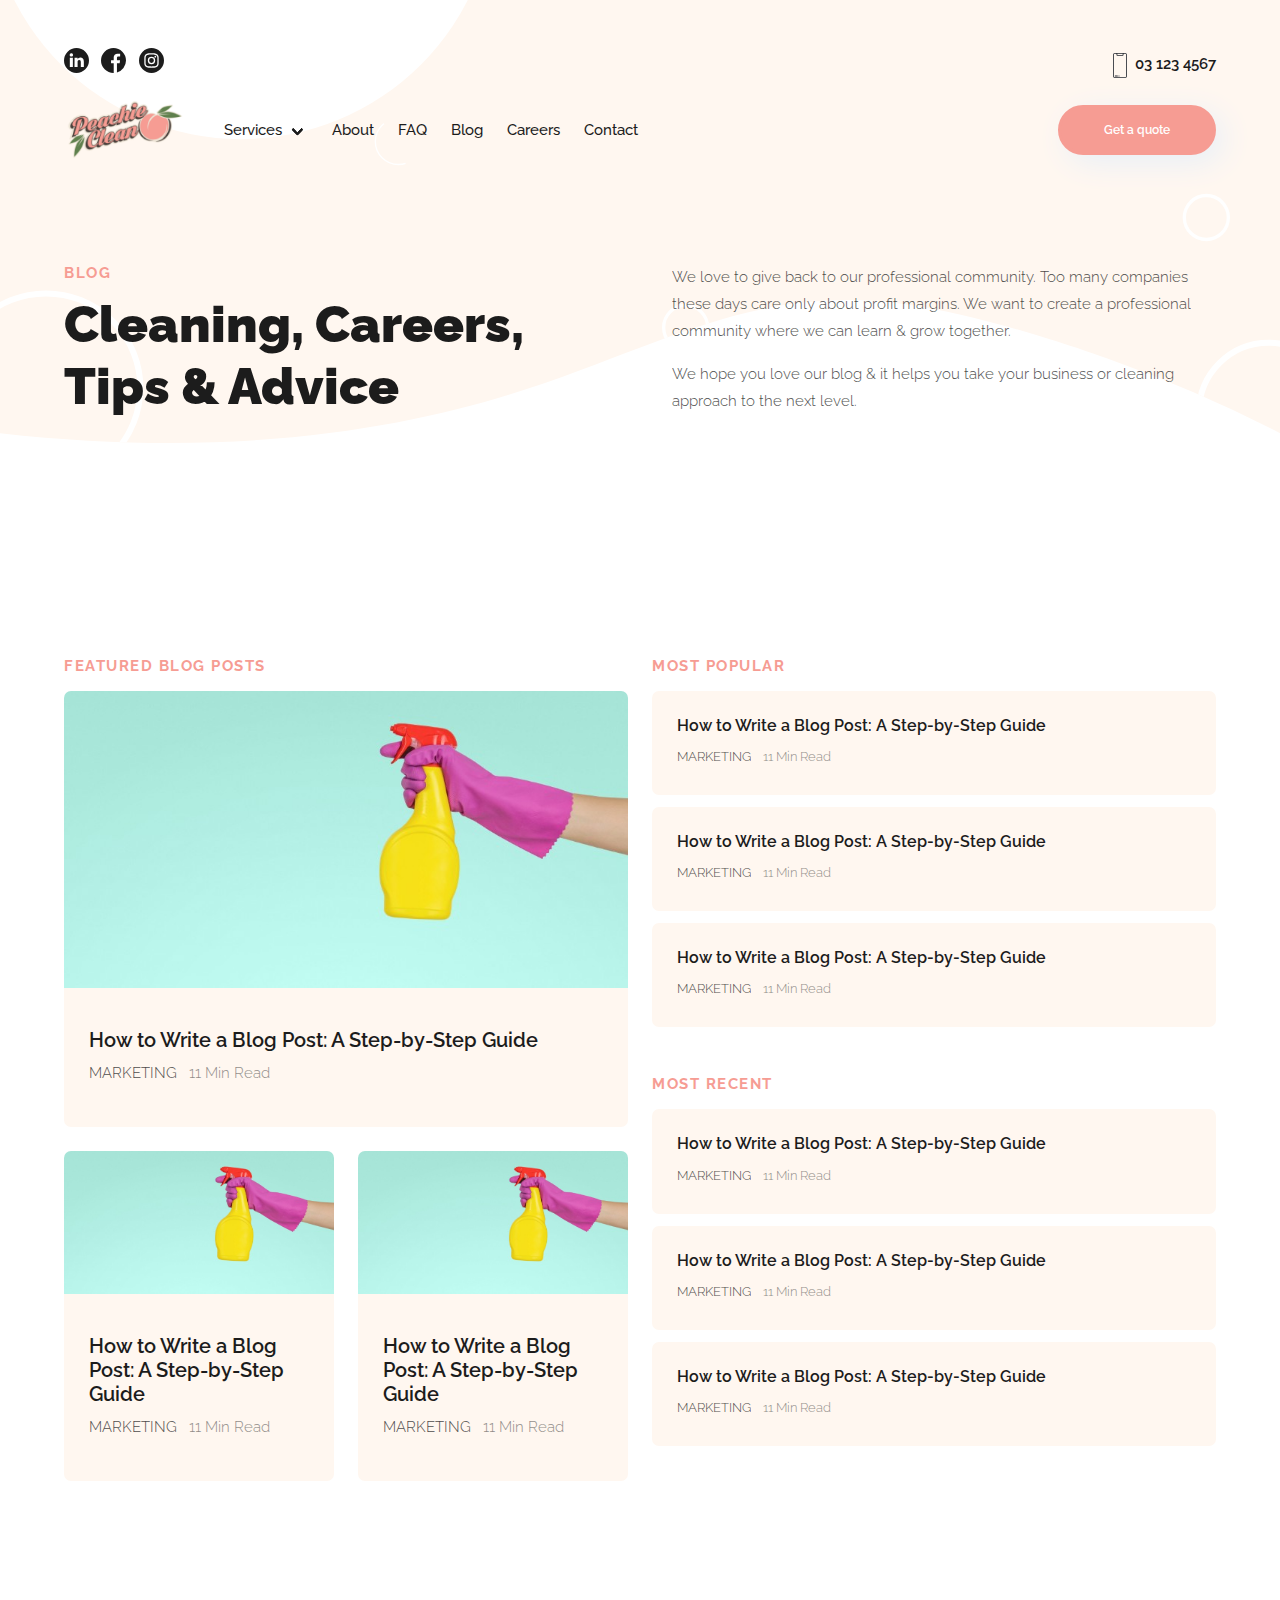
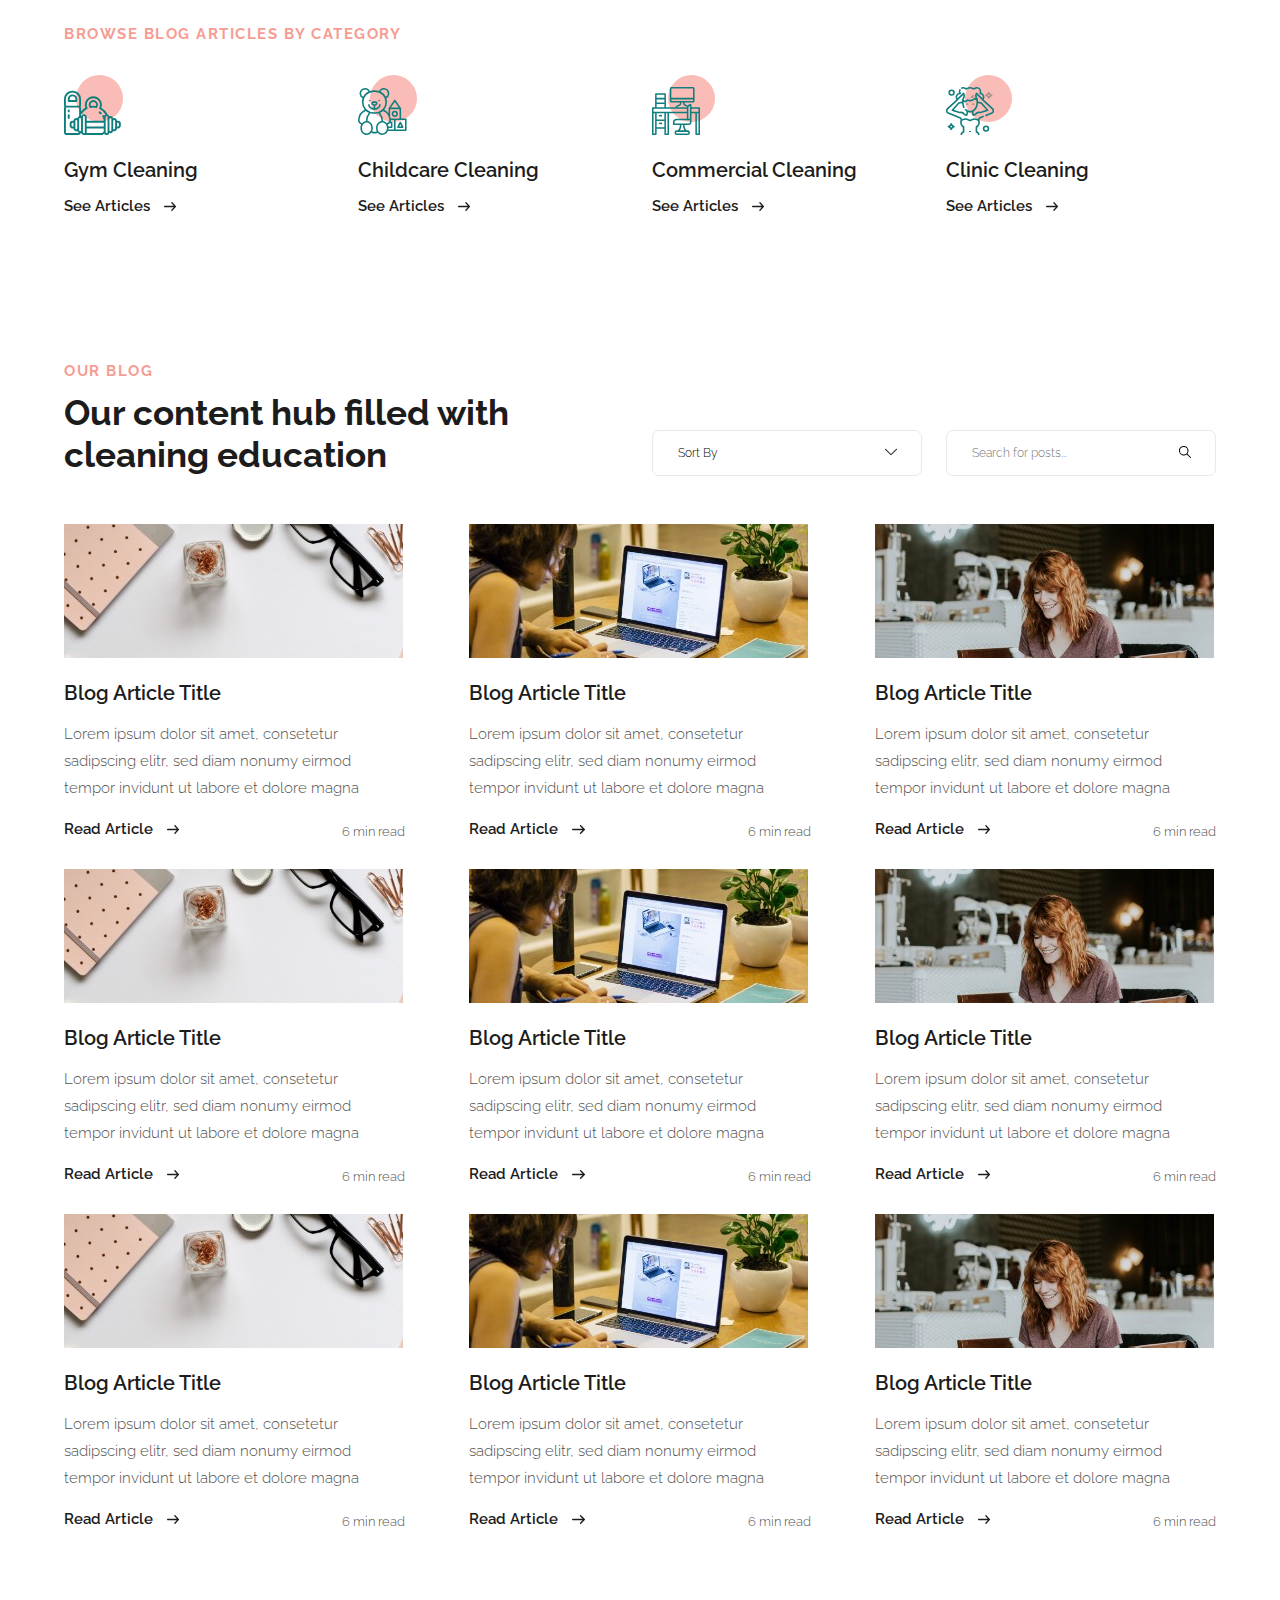
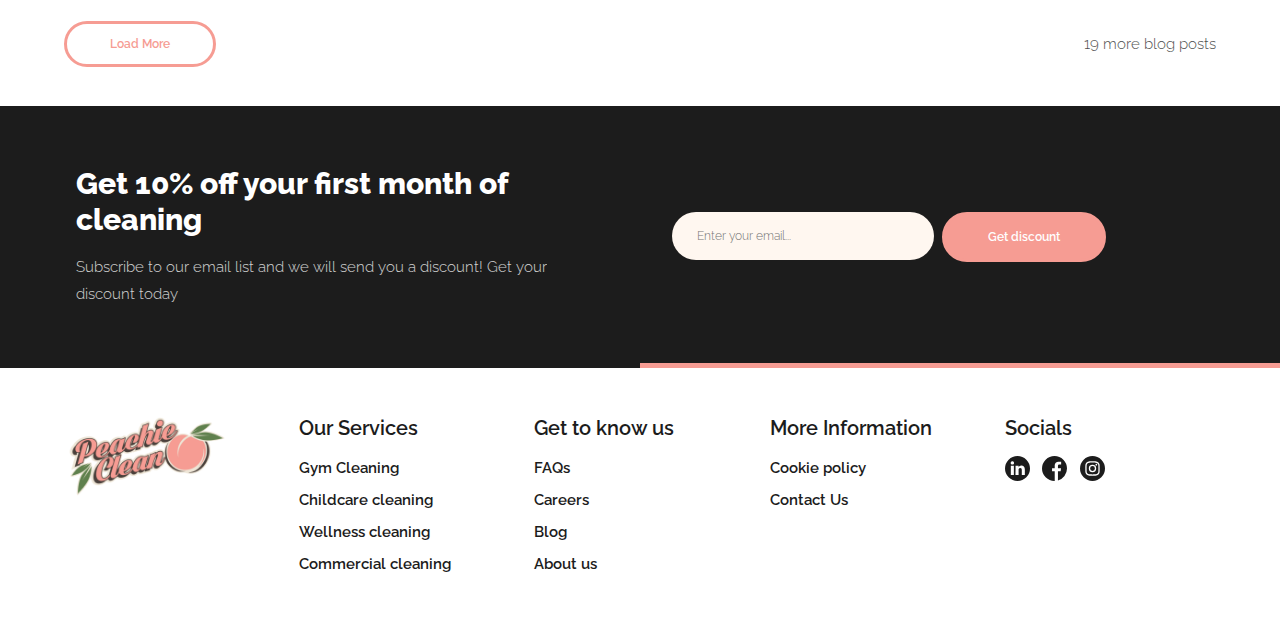
<file: blog.html>
<!DOCTYPE html>
<html lang="en">
<head>
  <meta charset="UTF-8">
  <meta name="viewport" content="width=device-width, initial-scale=1.0">
  <meta http-equiv="X-UA-Compatible" content="ie=edge">
  <link rel="stylesheet" type="text/css" href="css/bulma.css">
  <link rel="stylesheet" type="text/css" href="css/main.css">
  <link href="https://fonts.googleapis.com/css2?family=Raleway:wght@300;400;500;600;700;800;900&display=swap" rel="stylesheet">
  <title>Peachie Clean</title>
</head>
<body class="wavy-hero-bg-small">
  <section class="section is-small-section-padding-mobile">
    <div class="container">
    <div class="nav-header pb-3">
      <div class="columns is-mobile">
        <article class="column">
          <a href="#">
            <img src="assets/linkedin.svg" alt="The linkedin logo" class="social-favicon mr-2">
          </a>
          <a href="#">
            <img src="assets/facebook.svg" alt="The facebook logo" class="social-favicon mr-2">
          </a>
          <a href="#">
            <img src="assets/instagram.svg" alt="The instagram logo" class="social-favicon">
          </a>
        </article>
        <article class="column is-flex is-flex-end">
          <a href="tel:03-123-456" class="is-flex is-flex-center btn-text-only"><img src="assets/smartphone.svg" alt="A mobile phone" class="mr-2 smartphone-img">03 123 4567</a>
        </article>
      </div>
    </div>

    <nav class="navbar is-transparent" role="navigation" aria-label="main navigation">
      <div class="navbar-brand is-flex-center">
        <a class="navbar-item" href="index.html">
          <img src="assets/logo.png" class="logo">
        </a>

        <a role="button" class="navbar-burger burger" aria-label="menu" aria-expanded="false" data-target="navbarBasicExample">
          <span aria-hidden="true"></span>
          <span aria-hidden="true"></span>
          <span aria-hidden="true"></span>
        </a>
      </div>

      <div id="navbarBasicExample" class="navbar-menu is-small-section-padding-mobile">
        <div class="navbar-start pl-4 padding-remove-mobile">
          <div class="navbar-item has-dropdown is-hoverable">
            <a class="navbar-link nav-link" onclick="showHideDropdown()">
              Services
            </a>

            <div class="navbar-dropdown" id="navbarDropdown">
              <a href="gym-cleaning.html" class="navbar-item nav-link-sub">
                Gym Cleaning
              </a>
              <a class="navbar-item nav-link-sub">
                Childcare Cleaning
              </a>
              <a class="navbar-item nav-link-sub">
                Commercial Cleaning
              </a>
              <a class="navbar-item nav-link-sub">
                Clinic Cleaning
              </a>
            </div>
          </div>

          <a href="about-us.html" class="navbar-item nav-link">
            About
          </a>

          <a href="faq.html" class="navbar-item nav-link">
            FAQ
          </a>

          <a href="blog.html" class="navbar-item nav-link">
            Blog
          </a>

          <a href="careers.html" class="navbar-item nav-link">
            Careers
          </a>

          <a href="contact.html" class="navbar-item nav-link">
            Contact
          </a>

        </div>

        <div class="navbar-end is-flex is-flex-center">
          <div class="navbar-item">
            <div class="buttons">
              <a href="quote.html" class="btn-primary btn-pink rounded box-shadow">Get a quote</a>
            </div>
          </div>
        </div>
      </div>
      </nav>
    </div>
  </section>

  <section class="section">
    <div class="container is-small-container">
      <div class="columns is-variable is-8-desktop">
        <article class="column">
          <h2 class="small-pop-header mb-3">BLOG</h2>
          <h1 class="page-header">Cleaning, Careers, Tips & Advice</h1>
        </article>
        <article class="column">
          <p>We love to give back to our professional community. Too many companies these days care only about profit margins. We want to create a professional community where we can learn & grow together.</p>
          <p class="mt-4">We hope you love our blog & it helps you take your business or cleaning approach to the next level.</p>
        </article>
      </div>
    </div>
  </section>

  <section class="section mt-10">
    <div class="container is-small-container">
      <div class="columns">
        <article class="column"> <!-- Left sided blog container -->
          <div class="columns is-multiline is-mobile">
            <article class="column is-full">
              <h3 class="small-pop-header mb-4">Featured blog posts</h3>
              <div class="blog-card">
                 <div class="blog-body">
                   <img src="assets/blog-test.jpg" alt="" class="blog-img">
                 </div>
                 <div class="blog-description">
                   <a href="#" class="blog-link">
                     <h4 class="sub-section-header mb-2">How to Write a Blog Post: A Step-by-Step Guide</h4>
                     <span class="is-inline-block p mr-3">MARKETING</span><span class="is-inline-block p opacity-50">11 Min Read</span>
                   </a>
                 </div>
              </div>
            </article>
            <article class="column is-half">
              <div class="blog-card">
                 <div class="blog-body">
                   <img src="assets/blog-test.jpg" alt="" class="blog-img">
                 </div>
                 <div class="blog-description">
                   <a href="#" class="blog-link">
                     <h4 class="sub-section-header mb-2">How to Write a Blog Post: A Step-by-Step Guide</h4>
                     <span class="is-inline-block p mr-3">MARKETING</span><span class="is-inline-block p opacity-50">11 Min Read</span>
                   </a>
                 </div>
              </div>
            </article>
            <article class="column is-half">
              <div class="blog-card">
                 <div class="blog-body">
                   <img src="assets/blog-test.jpg" alt="" class="blog-img">
                 </div>
                 <div class="blog-description">
                   <a href="#" class="blog-link">
                     <h4 class="sub-section-header mb-2">How to Write a Blog Post: A Step-by-Step Guide</h4>
                     <span class="is-inline-block p mr-3">MARKETING</span><span class="is-inline-block p opacity-50">11 Min Read</span>
                   </a>
                 </div>
              </div>
            </article>
          </div>
        </article>
        <article class="column"> <!-- Right sided blog column -->
          <h3 class="small-pop-header mb-4">MOST POPULAR</h3>
          <div class="blog-sub-card mb-3">
            <div class="blog-sub-description">
              <a href="#" class="blog-link">
                <h4 class="sub-section-header mb-2">How to Write a Blog Post: A Step-by-Step Guide</h4>
                <span class="is-inline-block p mr-3">MARKETING</span><span class="is-inline-block p opacity-50">11 Min Read</span>
              </a>
            </div>
          </div>
          <div class="blog-sub-card mb-3">
            <div class="blog-sub-description">
              <a href="#" class="blog-link">
                <h4 class="sub-section-header mb-2">How to Write a Blog Post: A Step-by-Step Guide</h4>
                <span class="is-inline-block p mr-3">MARKETING</span><span class="is-inline-block p opacity-50">11 Min Read</span>
              </a>
            </div>
          </div>
          <div class="blog-sub-card">
            <div class="blog-sub-description">
              <a href="#" class="blog-link">
                <h4 class="sub-section-header mb-2">How to Write a Blog Post: A Step-by-Step Guide</h4>
                <span class="is-inline-block p mr-3">MARKETING</span><span class="is-inline-block p opacity-50">11 Min Read</span>
              </a>
            </div>
          </div>

          <h3 class="small-pop-header mb-4 mt-6">MOST RECENT</h3>
          <div class="blog-sub-card mb-3">
            <div class="blog-sub-description">
              <a href="#" class="blog-link">
                <h4 class="sub-section-header mb-2">How to Write a Blog Post: A Step-by-Step Guide</h4>
                <span class="is-inline-block p mr-3">MARKETING</span><span class="is-inline-block p opacity-50">11 Min Read</span>
              </a>
            </div>
          </div>
          <div class="blog-sub-card mb-3">
            <div class="blog-sub-description">
              <a href="#" class="blog-link">
                <h4 class="sub-section-header mb-2">How to Write a Blog Post: A Step-by-Step Guide</h4>
                <span class="is-inline-block p mr-3">MARKETING</span><span class="is-inline-block p opacity-50">11 Min Read</span>
              </a>
            </div>
          </div>
          <div class="blog-sub-card">
            <div class="blog-sub-description">
              <a href="#" class="blog-link">
                <h4 class="sub-section-header mb-2">How to Write a Blog Post: A Step-by-Step Guide</h4>
                <span class="is-inline-block p mr-3">MARKETING</span><span class="is-inline-block p opacity-50">11 Min Read</span>
              </a>
            </div>
          </div>
        </article>
      </div>
    </div>
  </section>

  <section class="section">
    <div class="container is-small-container pb-4">
      <h3 class="small-pop-header mb-4 mt-6">BROWSE BLOG ARTICLES BY CATEGORY</h3>
    </div>
    <div class="container is-small-container">
      <div class="columns is-mobile is-multiline">
        <article class="column is-one-quarter-desktop is-half-mobile">
          <img src="assets/gym-svg.svg" alt="A dumbell &amp; a water bottle" class="mb-4 service-svg">
          <h4 class="sub-section-header mb-3">Gym Cleaning</h4>
          <a href="#" class="btn-text-only">See Articles <img src="assets/arrow-right-text.svg" alt="An arrow pointing to the right"></a>
        </article>
        <article class="column is-one-quarter-desktop is-half-mobile">
          <img src="assets/childcare-svg.svg" alt="A small teddy bear" class="mb-4 service-svg">
          <h4 class="sub-section-header mb-3">Childcare Cleaning</h4>
          <a href="#" class="btn-text-only">See Articles <img src="assets/arrow-right-text.svg" alt="An arrow pointing to the right"></a>
        </article>
        <article class="column is-one-quarter-desktop is-half-mobile">
          <img src="assets/commercial-svg.svg" alt="A computer on a desk" class="mb-4 service-svg">
          <h4 class="sub-section-header mb-3">Commercial Cleaning</h4>
          <a href="#" class="btn-text-only">See Articles <img src="assets/arrow-right-text.svg" alt="An arrow pointing to the right"></a>
        </article>
        <article class="column is-one-quarter-desktop is-half-mobile">
          <img src="assets/clinic-svg.svg" alt="A woman washing her hair" class="mb-4 service-svg">
          <h4 class="sub-section-header mb-3">Clinic Cleaning</h4>
          <a href="#" class="btn-text-only">See Articles <img src="assets/arrow-right-text.svg" alt="An arrow pointing to the right"></a>
        </article>
      </div>
    </div>
  </section>





  <section class="section">
    <div class="container is-small-container pt-6">
      <div class="columns">
        <article class="column">
          <h2 class="small-pop-header mb-3">Our Blog</h2>
          <h3 class="section-header">Our content hub filled with cleaning education</h3>
        </article>
        <article class="column is-flex is-flex-end-bottom">
          <form action="" class="std-form">
            <div class="columns">
              <article class="column">
                <div class="select-img-position">
                  <select class="" name="war">
                    <option value="" disabled="" selected="">Sort By</option>
                    <option value="Maker">Date Added | Newest First</option>
                    <option value="Customer">Date Added | Oldest First</option>
                    <option value="Customer">Most Popular</option>
                  </select>
                  <img src="assets/chevron.svg" alt="">
                </div>
              </article>
              <article class="column">
                <div class="select-img-position">
                  <input type="text" placeholder="Search for posts..." class="search-input">
                  <img src="assets/search.svg" alt="">
                </div>
              </article>
            </div>
          </form>
        </article>
      </div>
    </div>
    <div class="container is-small-container pt-6">
      <div class="columns is-variable is-8-desktop is-mobile is-2-mobile is-multiline">
        <article class="column is-one-third-desktop is-half-mobile is-one-third-tablet">
          <a href="">
            <img src="assets/blog-1.jpg" alt="" class="mb-4">
            <h4 class="sub-section-header mb-4">Blog Article Title</h4>
            <p class="mb-4">Lorem ipsum dolor sit amet, consetetur sadipscing elitr, sed diam nonumy eirmod tempor invidunt ut labore et dolore magna</p>
            <div class="is-flex is-flex-between is-flex-column-mobile">
              <a href="#" class="btn-text-only mr-auto">Read Article <img src="assets/arrow-right-text.svg" alt="An arrow pointing to the right"></a>
              <p class="p-mini"><span>6</span> min read</p>
            </div>
          </a>
        </article>
        <article class="column is-one-third-desktop is-half-mobile is-one-third-tablet">
          <a href="">
            <img src="assets/blog-2.jpg" alt="" class="mb-4">
            <h4 class="sub-section-header mb-4">Blog Article Title</h4>
            <p class="mb-4">Lorem ipsum dolor sit amet, consetetur sadipscing elitr, sed diam nonumy eirmod tempor invidunt ut labore et dolore magna</p>
            <div class="is-flex is-flex-between is-flex-column-mobile">
              <a href="#" class="btn-text-only mr-auto">Read Article <img src="assets/arrow-right-text.svg" alt="An arrow pointing to the right"></a>
              <p class="p-mini"><span>6</span> min read</p>
            </div>
          </a>
        </article>
        <article class="column is-one-third-desktop is-half-mobile is-one-third-tablet">
          <a href="">
            <img src="assets/blog-3.jpg" alt="" class="mb-4">
            <h4 class="sub-section-header mb-4">Blog Article Title</h4>
            <p class="mb-4">Lorem ipsum dolor sit amet, consetetur sadipscing elitr, sed diam nonumy eirmod tempor invidunt ut labore et dolore magna</p>
            <div class="is-flex is-flex-between is-flex-column-mobile">
              <a href="#" class="btn-text-only mr-auto">Read Article <img src="assets/arrow-right-text.svg" alt="An arrow pointing to the right"></a>
              <p class="p-mini"><span>6</span> min read</p>
            </div>
          </a>
        </article>
        <article class="column is-one-third-desktop is-half-mobile is-one-third-tablet">
          <a href="">
            <img src="assets/blog-1.jpg" alt="" class="mb-4">
            <h4 class="sub-section-header mb-4">Blog Article Title</h4>
            <p class="mb-4">Lorem ipsum dolor sit amet, consetetur sadipscing elitr, sed diam nonumy eirmod tempor invidunt ut labore et dolore magna</p>
            <div class="is-flex is-flex-between is-flex-column-mobile">
              <a href="#" class="btn-text-only mr-auto">Read Article <img src="assets/arrow-right-text.svg" alt="An arrow pointing to the right"></a>
              <p class="p-mini"><span>6</span> min read</p>
            </div>
          </a>
        </article>
        <article class="column is-one-third-desktop is-half-mobile is-one-third-tablet">
          <a href="">
            <img src="assets/blog-2.jpg" alt="" class="mb-4">
            <h4 class="sub-section-header mb-4">Blog Article Title</h4>
            <p class="mb-4">Lorem ipsum dolor sit amet, consetetur sadipscing elitr, sed diam nonumy eirmod tempor invidunt ut labore et dolore magna</p>
            <div class="is-flex is-flex-between is-flex-column-mobile">
              <a href="#" class="btn-text-only mr-auto">Read Article <img src="assets/arrow-right-text.svg" alt="An arrow pointing to the right"></a>
              <p class="p-mini"><span>6</span> min read</p>
            </div>
          </a>
        </article>
        <article class="column is-one-third-desktop is-half-mobile is-one-third-tablet">
          <a href="">
            <img src="assets/blog-3.jpg" alt="" class="mb-4">
            <h4 class="sub-section-header mb-4">Blog Article Title</h4>
            <p class="mb-4">Lorem ipsum dolor sit amet, consetetur sadipscing elitr, sed diam nonumy eirmod tempor invidunt ut labore et dolore magna</p>
            <div class="is-flex is-flex-between is-flex-column-mobile">
              <a href="#" class="btn-text-only mr-auto">Read Article <img src="assets/arrow-right-text.svg" alt="An arrow pointing to the right"></a>
              <p class="p-mini"><span>6</span> min read</p>
            </div>
          </a>
        </article>
        <article class="column is-one-third-desktop is-half-mobile is-one-third-tablet">
          <a href="">
            <img src="assets/blog-1.jpg" alt="" class="mb-4">
            <h4 class="sub-section-header mb-4">Blog Article Title</h4>
            <p class="mb-4">Lorem ipsum dolor sit amet, consetetur sadipscing elitr, sed diam nonumy eirmod tempor invidunt ut labore et dolore magna</p>
            <div class="is-flex is-flex-between is-flex-column-mobile">
              <a href="#" class="btn-text-only mr-auto">Read Article <img src="assets/arrow-right-text.svg" alt="An arrow pointing to the right"></a>
              <p class="p-mini"><span>6</span> min read</p>
            </div>
          </a>
        </article>
        <article class="column is-one-third-desktop is-half-mobile is-one-third-tablet">
          <a href="">
            <img src="assets/blog-2.jpg" alt="" class="mb-4">
            <h4 class="sub-section-header mb-4">Blog Article Title</h4>
            <p class="mb-4">Lorem ipsum dolor sit amet, consetetur sadipscing elitr, sed diam nonumy eirmod tempor invidunt ut labore et dolore magna</p>
            <div class="is-flex is-flex-between is-flex-column-mobile">
              <a href="#" class="btn-text-only mr-auto">Read Article <img src="assets/arrow-right-text.svg" alt="An arrow pointing to the right"></a>
              <p class="p-mini"><span>6</span> min read</p>
            </div>
          </a>
        </article>
        <article class="column is-one-third-desktop is-half-mobile is-one-third-tablet">
          <a href="">
            <img src="assets/blog-3.jpg" alt="" class="mb-4">
            <h4 class="sub-section-header mb-4">Blog Article Title</h4>
            <p class="mb-4">Lorem ipsum dolor sit amet, consetetur sadipscing elitr, sed diam nonumy eirmod tempor invidunt ut labore et dolore magna</p>
            <div class="is-flex is-flex-between is-flex-column-mobile">
              <a href="#" class="btn-text-only mr-auto">Read Article <img src="assets/arrow-right-text.svg" alt="An arrow pointing to the right"></a>
              <p class="p-mini"><span>6</span> min read</p>
            </div>
          </a>
        </article>
      </div>
    </div>
  </section>

  <section class="section">
    <div class="container is-small-container">
      <div class="columns">
        <article class="column">
          <a href="#" class="btn-secondary btn-pink-secondary rounded">Load More</a>
        </article>
        <article class="column is-flex is-flex-end">
          <p><span>19</span> more blog posts</p>
        </article>
      </div>
    </div>
  </section>

  <section class="section email-subscribe-bg is-relative">
    <div class="container is-small-container">
      <article class="column">
        <div class="columns is-variable is-8">
          <article class="column">
            <h3 class="cta-header text-white mb-4">Get 10% off your first month of cleaning</h3>
            <p class="text-white">Subscribe to our email list and we will send you a discount! Get your discount today</p>
          </article>
          <article class="column is-flex is-flex-center">
            <form action="" class="std-form">
              <div class="columns is-variable is-1">
                <article class="column">
                  <input type="text" placeholder="Enter your email..." class="rounded">
                </article>
                <article class="column">
                  <a href="quote.html" class="btn-primary btn-pink rounded is-inline-block btn-mobile-full-width">Get discount</a>
                </article>
              </div>
            </form>
          </article>
        </div>
      </article>
    </div>
  </section>

  <footer>
    <section class="section">
      <div class="container">
        <div class="columns">
          <article class="column is-half-mobile">
            <img src="assets/logo.png" alt="The peachie clean logo">
          </article>
          <article class="column is-half-mobile">
            <h4 class="sub-section-header mb-4">Our Services</h4>
            <ul>
              <li class="mb-2"><a href="gym-cleaning.html" class="btn-text-only">Gym Cleaning</a></li>
              <li class="mb-2"><a href="#" class="btn-text-only">Childcare cleaning</a></li>
              <li class="mb-2"><a href="#" class="btn-text-only">Wellness cleaning</a></li>
              <li class="mb-2"><a href="#" class="btn-text-only">Commercial cleaning</a></li>
            </ul>
          </article>
          <article class="column is-half-mobile">
            <h4 class="sub-section-header mb-4">Get to know us</h4>
            <ul>
              <li class="mb-2"><a href="faq.html" class="btn-text-only">FAQs</a></li>
              <li class="mb-2"><a href="careers.html" class="btn-text-only">Careers</a></li>
              <li class="mb-2"><a href="blog.html" class="btn-text-only">Blog</a></li>
              <li class="mb-2"><a href="about-us.html" class="btn-text-only">About us</a></li>
            </ul>
          </article>
          <article class="column is-half-mobile">
            <h4 class="sub-section-header mb-4">More Information</h4>
            <ul>
              <li class="mb-2"><a href="#" class="btn-text-only">Cookie policy</a></li>
              <li class="mb-2"><a href="contact.html" class="btn-text-only">Contact Us</a></li>
            </ul>
          </article>
          <article class="column is-half-mobile">
            <h4 class="sub-section-header mb-4">Socials</h4>
            <a href="#">
              <img src="assets/linkedin.svg" alt="The linkedin logo" class="social-favicon mr-2">
            </a>
            <a href="#">
              <img src="assets/facebook.svg" alt="The facebook logo" class="social-favicon mr-2">
            </a>
            <a href="#">
              <img src="assets/instagram.svg" alt="The instagram logo" class="social-favicon">
            </a>
          </article>
        </div>
      </div>
    </section>
  </footer>


<script type="text/javascript" src="js/main.js"></script>
</body>
</html>
</file>
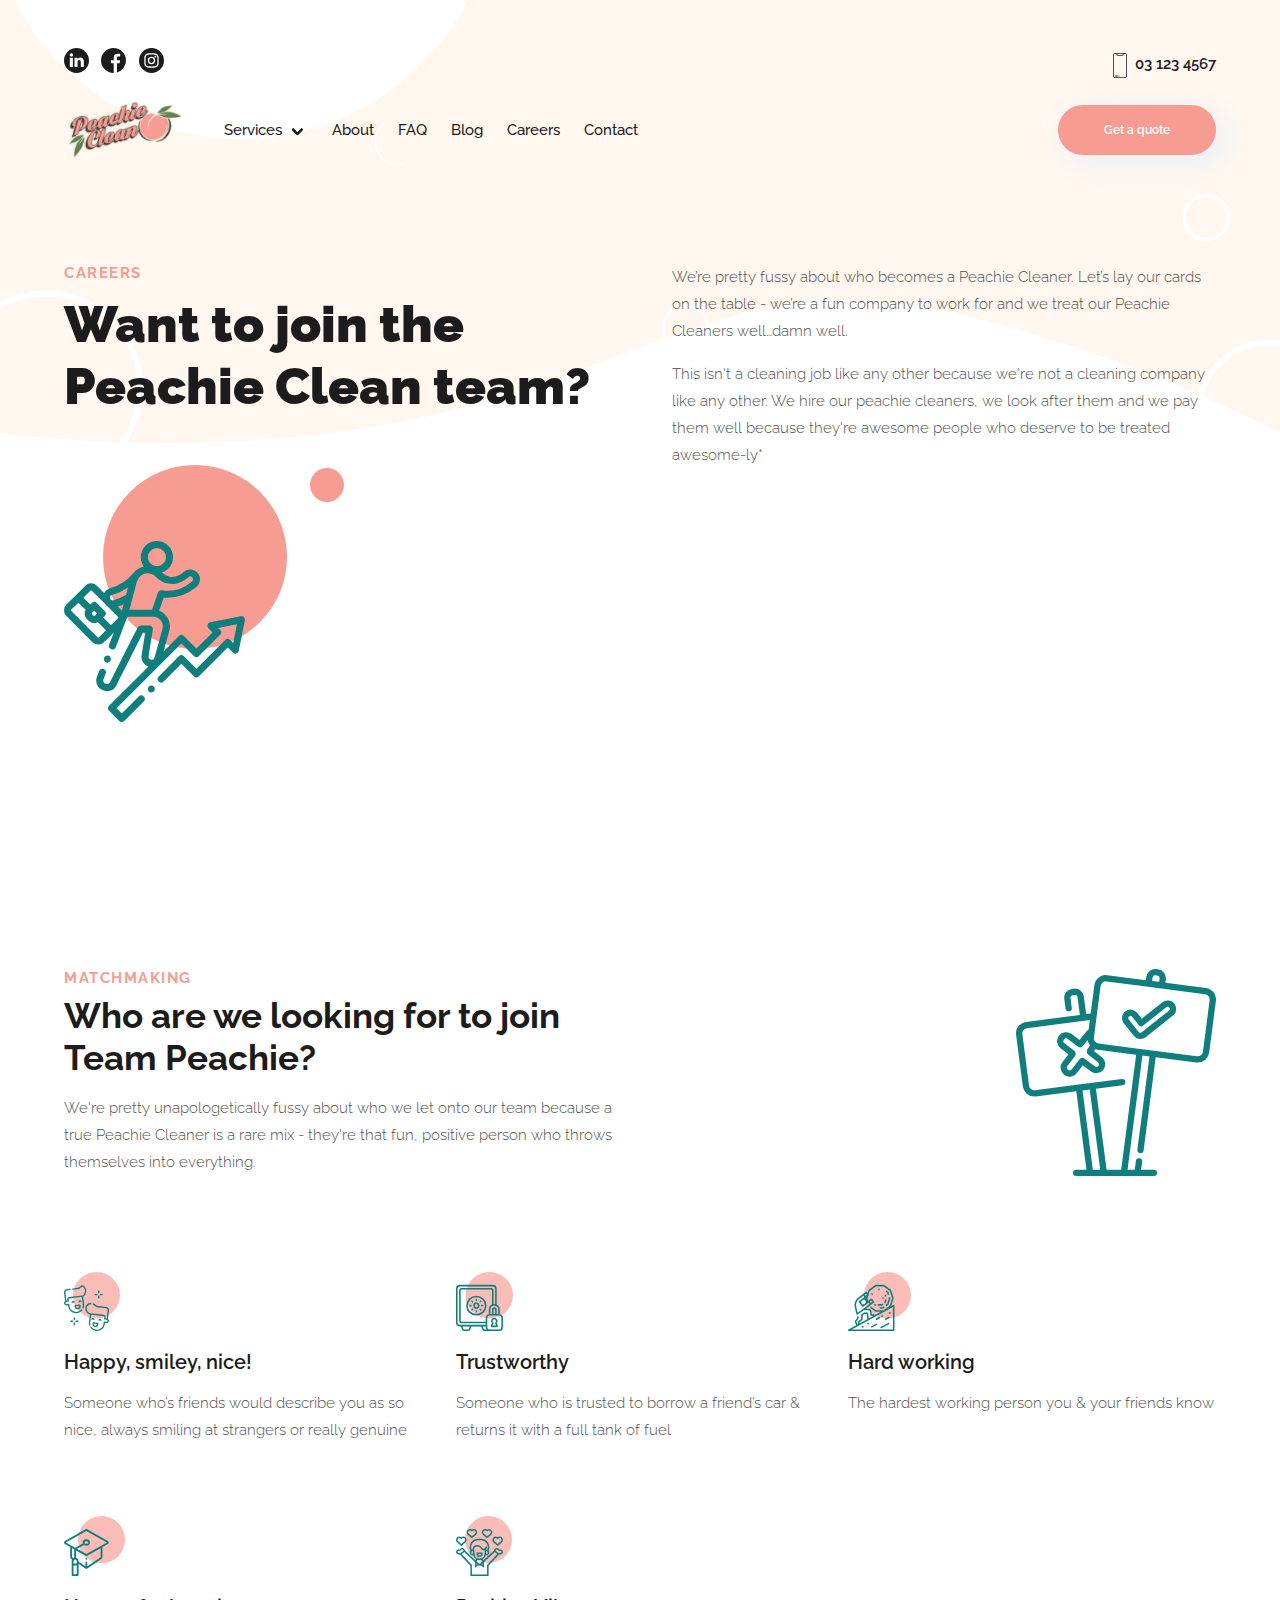
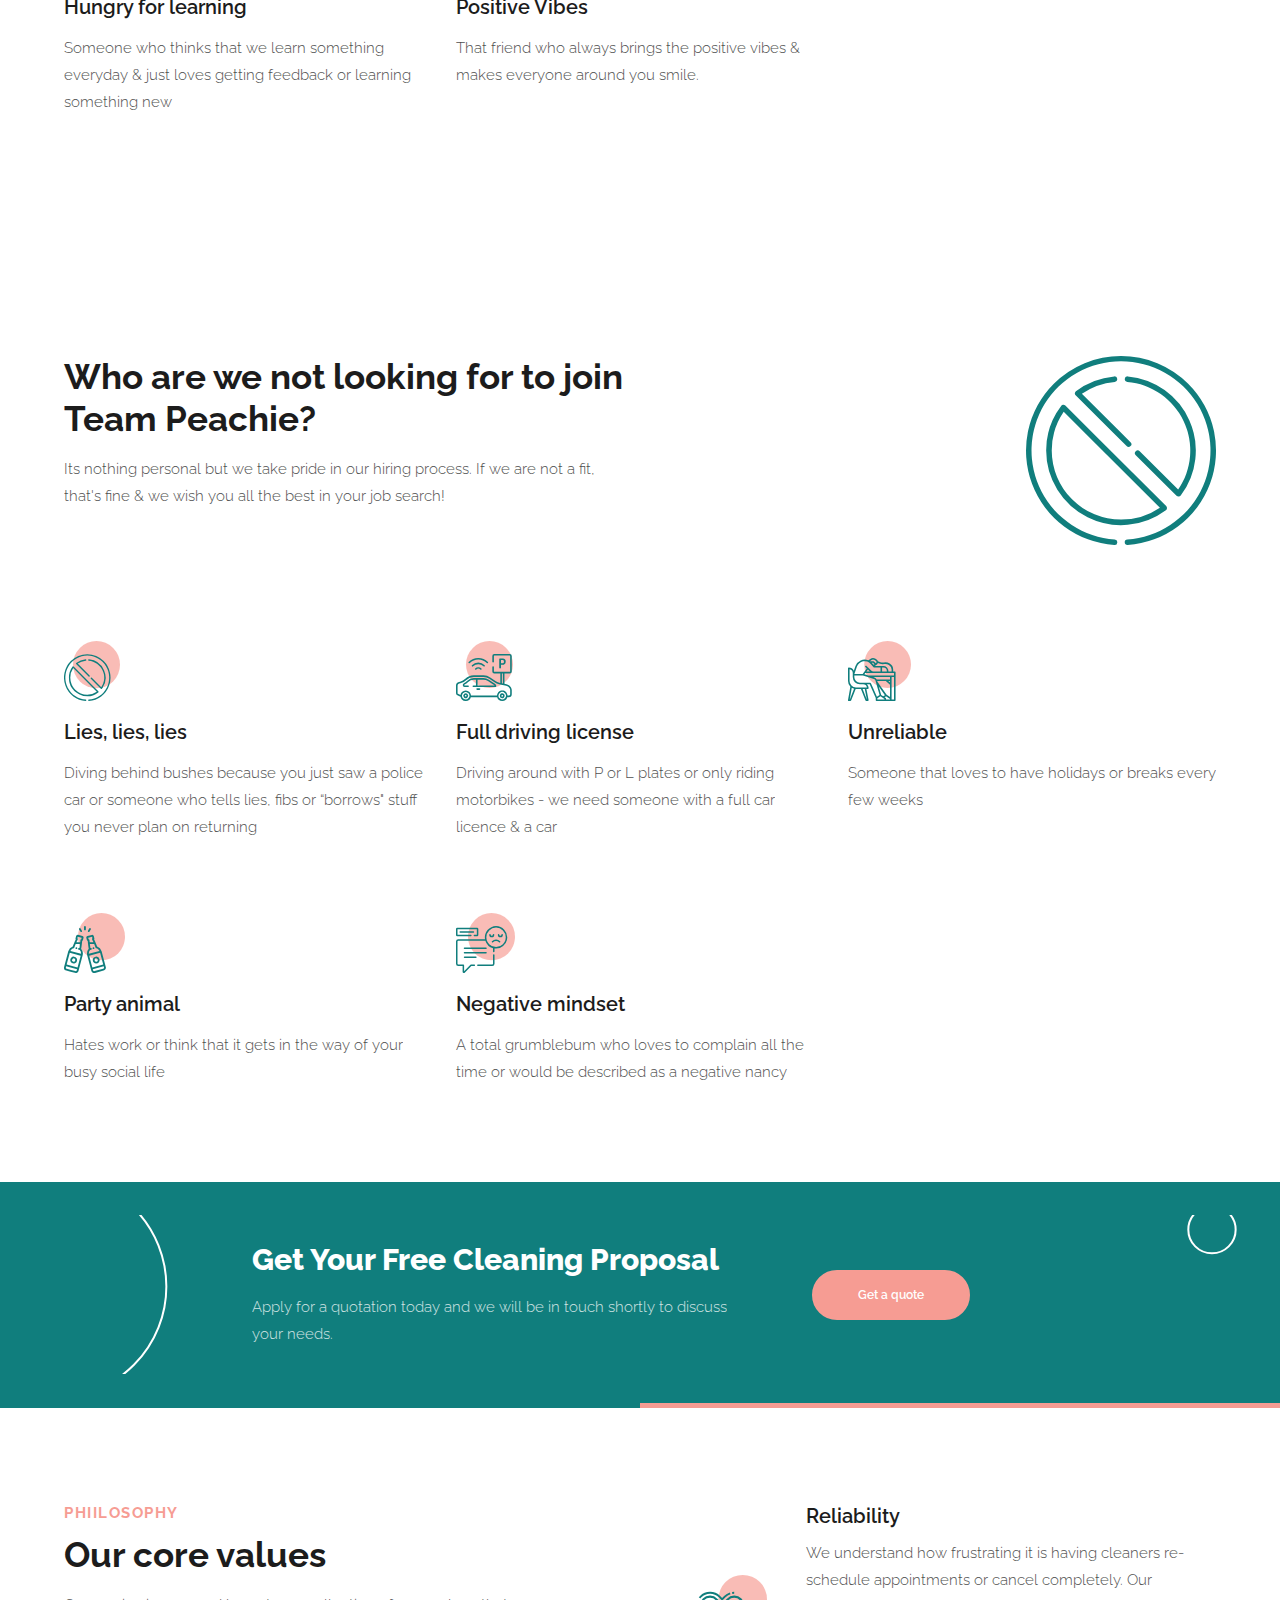
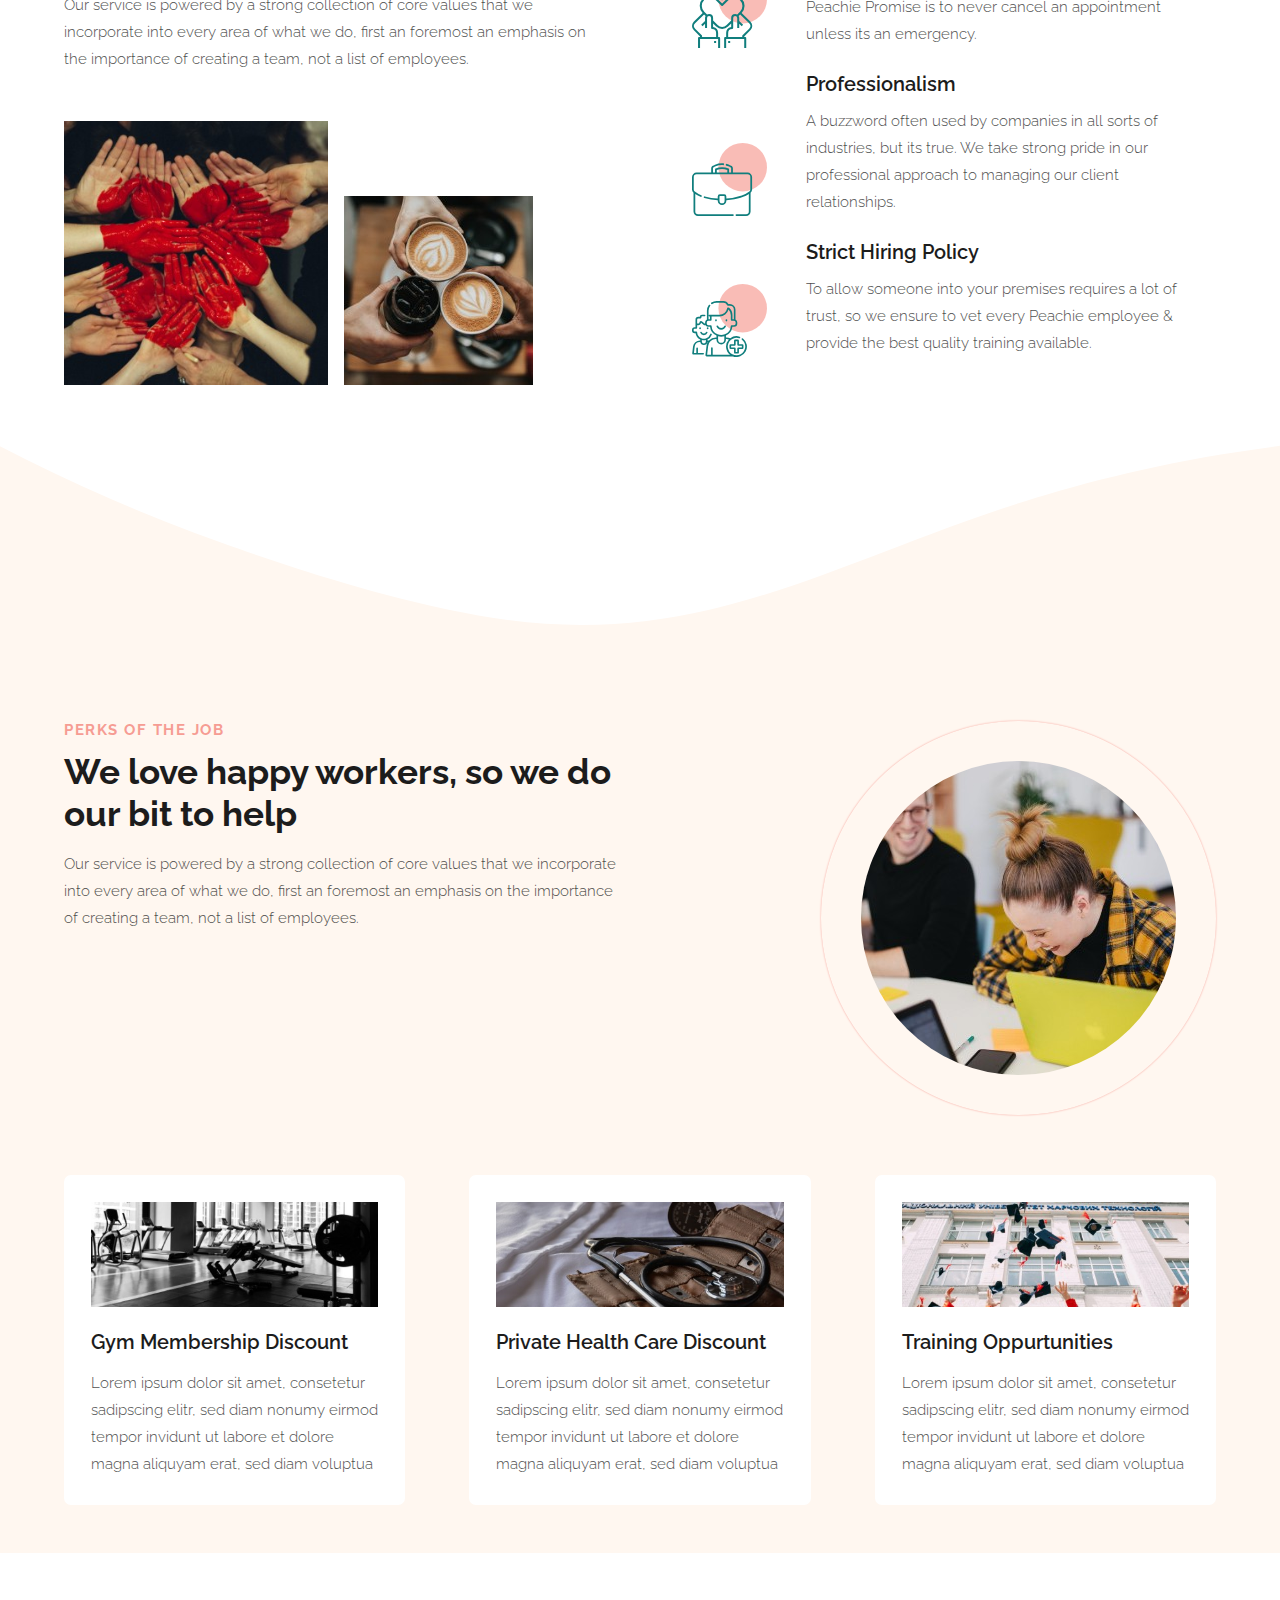
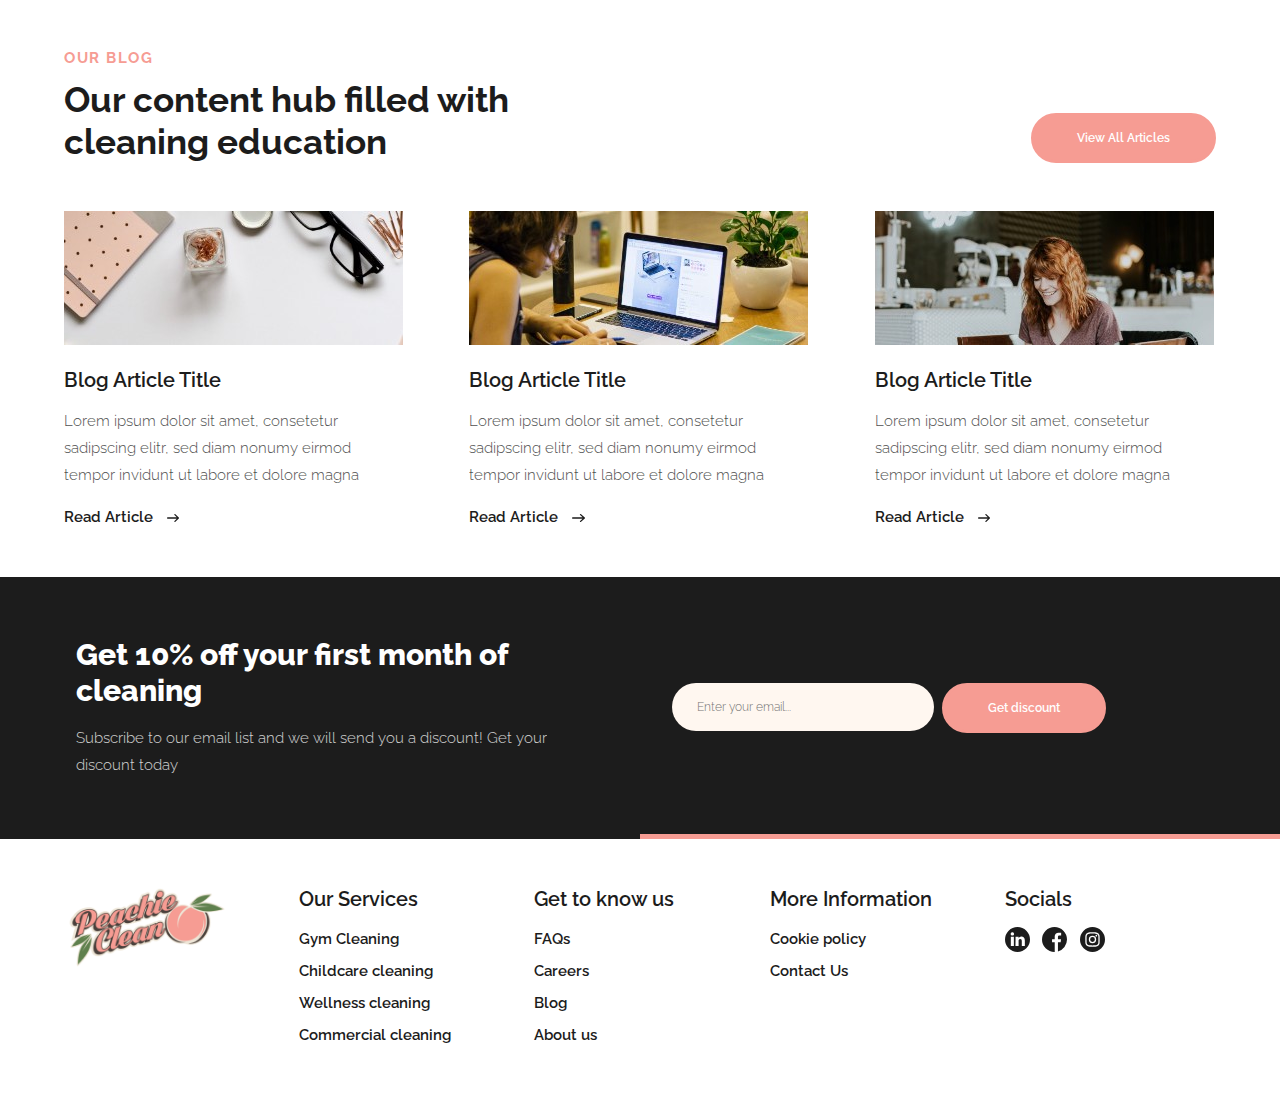
<file: careers.html>
<!DOCTYPE html>
<html lang="en">
<head>
  <meta charset="UTF-8">
  <meta name="viewport" content="width=device-width, initial-scale=1.0">
  <meta http-equiv="X-UA-Compatible" content="ie=edge">
  <link rel="stylesheet" type="text/css" href="css/bulma.css">
  <link rel="stylesheet" type="text/css" href="css/main.css">
  <link href="https://fonts.googleapis.com/css2?family=Raleway:wght@300;400;500;600;700;800;900&display=swap" rel="stylesheet">
  <title>Peachie Clean</title>
</head>
<body class="wavy-hero-bg-small">
  <section class="section is-small-section-padding-mobile">
    <div class="container">
    <div class="nav-header pb-3">
      <div class="columns is-mobile">
        <article class="column">
          <a href="#">
            <img src="assets/linkedin.svg" alt="The linkedin logo" class="social-favicon mr-2">
          </a>
          <a href="#">
            <img src="assets/facebook.svg" alt="The facebook logo" class="social-favicon mr-2">
          </a>
          <a href="#">
            <img src="assets/instagram.svg" alt="The instagram logo" class="social-favicon">
          </a>
        </article>
        <article class="column is-flex is-flex-end">
          <a href="tel:03-123-456" class="is-flex is-flex-center btn-text-only"><img src="assets/smartphone.svg" alt="A mobile phone" class="mr-2 smartphone-img">03 123 4567</a>
        </article>
      </div>
    </div>

    <nav class="navbar is-transparent" role="navigation" aria-label="main navigation">
      <div class="navbar-brand is-flex-center">
        <a class="navbar-item" href="index.html">
          <img src="assets/logo.png" class="logo">
        </a>

        <a role="button" class="navbar-burger burger" aria-label="menu" aria-expanded="false" data-target="navbarBasicExample">
          <span aria-hidden="true"></span>
          <span aria-hidden="true"></span>
          <span aria-hidden="true"></span>
        </a>
      </div>

      <div id="navbarBasicExample" class="navbar-menu is-small-section-padding-mobile">
        <div class="navbar-start pl-4 padding-remove-mobile">
          <div class="navbar-item has-dropdown is-hoverable">
            <a class="navbar-link nav-link" onclick="showHideDropdown()">
              Services
            </a>

            <div class="navbar-dropdown" id="navbarDropdown">
              <a href="gym-cleaning.html" class="navbar-item nav-link-sub">
                Gym Cleaning
              </a>
              <a class="navbar-item nav-link-sub">
                Childcare Cleaning
              </a>
              <a class="navbar-item nav-link-sub">
                Commercial Cleaning
              </a>
              <a class="navbar-item nav-link-sub">
                Clinic Cleaning
              </a>
            </div>
          </div>

          <a href="about-us.html" class="navbar-item nav-link">
            About
          </a>

          <a href="faq.html" class="navbar-item nav-link">
            FAQ
          </a>

          <a href="blog.html" class="navbar-item nav-link">
            Blog
          </a>

          <a href="careers.html" class="navbar-item nav-link">
            Careers
          </a>

          <a href="contact.html" class="navbar-item nav-link">
            Contact
          </a>

        </div>

        <div class="navbar-end is-flex is-flex-center">
          <div class="navbar-item">
            <div class="buttons">
              <a href="quote.html" class="btn-primary btn-pink rounded box-shadow">Get a quote</a>
            </div>
          </div>
        </div>
      </div>
      </nav>
    </div>
  </section>

  <section class="section">
    <div class="container is-small-container">
      <div class="columns is-variable is-8-desktop">
        <article class="column">
          <h2 class="small-pop-header mb-3">CAREERS</h2>
          <h1 class="page-header">Want to join the Peachie Clean team?</h1>
          <img src="assets/careers-svg.svg" alt="A man with a briefcase walking up an arrow, looking to the sky" class="mt-6 careers-header-img">
        </article>
        <article class="column">
          <p>We’re pretty fussy about who becomes a Peachie Cleaner. Let’s lay our cards on the table - we’re a fun company to work for and we treat our Peachie Cleaners well…damn well. </p>
          <p class="mt-4">This isn't a cleaning job like any other because we're not a cleaning company like any other. We hire our peachie cleaners, we look after them and we pay them well because they're awesome people who deserve to be treated awesome-ly*</p>
        </article>
      </div>
    </div>
  </section>

  <section class="section mt-10 margin-remove-mobile margin-remove-tablet">
    <div class="container is-small-container">
      <div class="columns">
        <article class="column">
          <h3 class="small-pop-header mb-2">Matchmaking</h3>
          <h4 class="section-header mb-4">Who are we looking for to join Team Peachie?</h4>
          <p>We're pretty unapologetically fussy about who we let onto our team because a true Peachie Cleaner is a rare mix - they're that fun, positive person who throws themselves into everything.</p>
        </article>
        <article class="column is-flex is-flex-end">
          <img src="assets/board.svg" alt="Two boards - one with an X and one with a tick">
        </article>
      </div>
    </div>
  </section>

  <section class="section">
    <div class="container is-small-container">
      <div class="columns is-multiline">
        <article class="column is-one-third-tablet">
          <img src="assets/smiley.svg" alt="Two people smiling at each other" class="mb-3">
          <h5 class="sub-section-header mb-4">Happy, smiley, nice!</h5>
          <p>Someone who’s friends would describe you as so nice, always smiling at strangers or really genuine</p>
        </article>
        <article class="column is-one-third-tablet">
          <img src="assets/safe.svg" alt="A safe" class="mb-3">
          <h5 class="sub-section-header mb-4">Trustworthy</h5>
          <p>Someone who is trusted to borrow a friend’s car & returns it with a full tank of fuel</p>
        </article>
        <article class="column is-one-third-tablet">
          <img src="assets/hard-work.svg" alt="A man pushing a boulder up a hill" class="mb-3">
          <h5 class="sub-section-header mb-4">Hard working</h5>
          <p>The hardest working person you & your friends know</p>
        </article>
        <article class="column is-one-third-tablet mt-6 margin-remove-mobile">
          <img src="assets/learning.svg" alt="A university cap" class="mb-3">
          <h5 class="sub-section-header mb-4">Hungry for learning</h5>
          <p>Someone who thinks that we learn something everyday & just loves getting feedback or learning something new</p>
        </article>
        <article class="column is-one-third-tablet mt-6 margin-remove-mobile">
          <img src="assets/positive.svg" alt="A man holding up 3 cartoon hearts" class="mb-3">
          <h5 class="sub-section-header mb-4">Positive Vibes</h5>
          <p>That friend who always brings the positive vibes & makes everyone around you smile.</p>
        </article>
      </div>
    </div>
  </section>

  <section class="section mt-10 margin-remove-mobile margin-remove-tablet">
    <div class="container is-small-container">
      <div class="columns">
        <article class="column">
          <h4 class="section-header mb-4">Who are we not looking for to join Team Peachie?</h4>
          <p>Its nothing personal but we take pride in our hiring process. If we are not a fit, that's fine & we wish you all the best in your job search!</p>
        </article>
        <article class="column is-flex is-flex-end">
          <img src="assets/cancel.svg" alt="A cancel sign">
        </article>
      </div>
    </div>
  </section>

  <section class="section">
    <div class="container is-small-container pb-6">
      <div class="columns is-multiline">
        <article class="column is-one-third-tablet">
          <img src="assets/cancel-small.svg" alt="A cancel sign" class="mb-3">
          <h5 class="sub-section-header mb-4">Lies, lies, lies</h5>
          <p>Diving behind bushes because you just saw a police car or someone who tells lies, fibs or “borrows" stuff you never plan on returning</p>
        </article>
        <article class="column is-one-third-tablet">
          <img src="assets/parking.svg" alt="A car in a parking spot" class="mb-3">
          <h5 class="sub-section-header mb-4">Full driving license</h5>
          <p>Driving around with P or L plates or only riding motorbikes - we need someone with a full car licence & a car</p>
        </article>
        <article class="column is-one-third-tablet">
          <img src="assets/unreliable.svg" alt="A man sleeping at a desk" class="mb-3">
          <h5 class="sub-section-header mb-4">Unreliable</h5>
          <p>Someone that loves to have holidays or breaks every few weeks</p>
        </article>
        <article class="column is-one-third-tablet mt-6 margin-remove-mobile">
          <img src="assets/party.svg" alt="Two beer bottles clinking together" class="mb-3">
          <h5 class="sub-section-header mb-4">Party animal</h5>
          <p>Hates work or think that it gets in the way of your busy social life</p>
        </article>
        <article class="column is-one-third-tablet mt-6 margin-remove-mobile">
          <img src="assets/negative.svg" alt="A speech bubble with a sad cartoon face" class="mb-3">
          <h5 class="sub-section-header mb-4">Negative mindset</h5>
          <p>A total grumblebum who loves to complain all the time or would be described as a negative nancy</p>
        </article>
      </div>
    </div>
  </section>

  <section class="section cta-card is-relative">
    <div class="container is-800-container">
      <article class="column">
        <div class="columns is-variable is-8">
          <article class="column is-two-thirds">
            <h3 class="cta-header text-white mb-4">Get Your Free Cleaning Proposal</h3>
            <p class="text-white">Apply for a quotation today and we will be in touch shortly to discuss your needs. </p>
          </article>
          <article class="column is-flex is-flex-center">
            <a href="quote.html" class="btn-primary btn-pink rounded is-inline-block btn-mobile-full-width">Get a quote</a>
          </article>
        </div>
      </article>
    </div>
  </section>

  <section class="section mt-6">
    <div class="container is-small-container">
      <div class="columns is-variable is-8-desktop is-4-tablet">
        <article class="column">
          <h2 class="small-pop-header mb-3">Phiilosophy</h2>
          <h3 class="section-header mb-4">Our core values</h1>
          <p class="mb-6">Our service is powered by a strong collection of core values that we incorporate into every area of what we do, first an foremost an emphasis on the importance of creating a team, not a list of employees.</p>
          <div class="columns is-variable is-2 is-mobile">
            <article class="column">
              <img src="assets/teamwork.jpg" alt="A group of people holding out their painted hands to form a red heart" class="is-block">
            </article>
            <article class="column is-flex">
              <img src="assets/coffee.jpg" alt="Three people clinking coffee mugs together" class="is-flex-item-bottom">
            </article>
          </div>
        </article>
        <article class="column">
          <div class="columns">
            <article class="column is-one-fifth is-flex mt-2-mobile-only">
              <img src="assets/heart.svg" alt="A man holding a heart" class="careers-section-svg is-flex-item-bottom">
            </article>
            <article class="column">
              <h4 class="sub-section-header mb-3">Reliability</h4>
              <p>We understand how frustrating it is having cleaners re-schedule appointments or cancel completely. Our Peachie Promise is to never cancel an appointment unless its an emergency.</p>
            </article>
          </div>
          <div class="columns">
            <article class="column is-one-fifth is-flex">
              <img src="assets/briefcase.svg" alt="A briefcase" class="careers-section-svg is-flex-item-bottom">
            </article>
            <article class="column">
              <h4 class="sub-section-header mb-3">Professionalism</h4>
              <p>A buzzword often used by companies in all sorts of industries, but its true. We take strong pride in our professional approach to managing our client relationships.</p>
            </article>
          </div>
          <div class="columns">
            <article class="column is-one-fifth is-flex">
              <img src="assets/hiring.svg" alt="Two people smiling with an add sign" class="careers-section-svg is-flex-item-bottom">
            </article>
            <article class="column">
              <h4 class="sub-section-header mb-3">Strict Hiring Policy</h4>
              <p>To allow someone into your premises requires a lot of trust, so we ensure to vet every Peachie employee & provide the best quality training available.</p>
            </article>
          </div>
        </article>
      </div>
    </div>
  </section>

  <section class="section wavy-pink-bg">
    <div class="container pt-15 is-small-container pt-3-mobile">
      <div class="columns">
        <article class="column">
          <h2 class="small-pop-header mb-3">PERKS OF THE JOB</h2>
          <h3 class="section-header mb-4">We love happy workers, so we do our bit to help</h1>
          <p class="mb-6">Our service is powered by a strong collection of core values that we incorporate into every area of what we do, first an foremost an emphasis on the importance of creating a team, not a list of employees.</p>
        </article>
        <article class="column is-flex is-flex-end">
          <img src="assets/smiling-laptop.jpg" alt="A man and woman laughing, working on laptops" class="is-hero-img is-circle-img">
        </article>
      </div>
    </div>
    <div class="container mt-6 is-small-container">
      <div class="columns is-variable is-8-desktop">
        <article class="column">
          <div class="white-perks-card">
            <img src="assets/gym-perks.jpg" alt="A gym" class="mb-4">
            <h3 class="sub-section-header mb-4">Gym Membership Discount</h3>
            <p>Lorem ipsum dolor sit amet, consetetur sadipscing elitr, sed diam nonumy eirmod tempor invidunt ut labore et dolore magna aliquyam erat, sed diam voluptua</p>
          </div>
        </article>
        <article class="column">
          <div class="white-perks-card">
            <img src="assets/healthcare-perks.jpg" alt="A set of medical equipment" class="mb-4">
            <h3 class="sub-section-header mb-4">Private Health Care Discount</h3>
            <p>Lorem ipsum dolor sit amet, consetetur sadipscing elitr, sed diam nonumy eirmod tempor invidunt ut labore et dolore magna aliquyam erat, sed diam voluptua</p>
          </div>
        </article>
        <article class="column">
          <div class="white-perks-card">
            <img src="assets/university-perks.jpg" alt="A group of students throwing their caps in the air" class="mb-4">
            <h3 class="sub-section-header mb-4">Training Oppurtunities</h3>
            <p>Lorem ipsum dolor sit amet, consetetur sadipscing elitr, sed diam nonumy eirmod tempor invidunt ut labore et dolore magna aliquyam erat, sed diam voluptua</p>
          </div>
        </article>
      </div>
    </div>
  </section>

  <section class="section">
    <div class="container is-small-container pt-6">
      <div class="columns">
        <article class="column">
          <h2 class="small-pop-header mb-3">Our Blog</h2>
          <h3 class="section-header">Our content hub filled with cleaning education</h3>
        </article>
        <article class="column is-flex is-flex-end-bottom">
          <div class="width-100-mobile">
            <a href="blog.html" class="btn-primary btn-pink rounded is-inline-block btn-mobile-full-width">View All Articles</a>
          </div>
        </article>
      </div>
    </div>
    <div class="container is-small-container pt-6">
      <div class="columns is-variable is-8-desktop is-mobile is-2-mobile">
        <article class="column">
          <a href="">
            <img src="assets/blog-1.jpg" alt="" class="mb-4">
            <h4 class="sub-section-header mb-4">Blog Article Title</h4>
            <p class="mb-4">Lorem ipsum dolor sit amet, consetetur sadipscing elitr, sed diam nonumy eirmod tempor invidunt ut labore et dolore magna</p>
            </a><a href="#" class="btn-text-only">Read Article <img src="assets/arrow-right-text.svg" alt="An arrow pointing to the right"></a>

        </article>
        <article class="column">
          <a href="">
            <img src="assets/blog-2.jpg" alt="" class="mb-4">
            <h4 class="sub-section-header mb-4">Blog Article Title</h4>
            <p class="mb-4">Lorem ipsum dolor sit amet, consetetur sadipscing elitr, sed diam nonumy eirmod tempor invidunt ut labore et dolore magna</p>
            </a><a href="#" class="btn-text-only">Read Article <img src="assets/arrow-right-text.svg" alt="An arrow pointing to the right"></a>

        </article>
        <article class="column is-hidden-mobile">
          <a href="">
            <img src="assets/blog-3.jpg" alt="" class="mb-4">
            <h4 class="sub-section-header mb-4">Blog Article Title</h4>
            <p class="mb-4">Lorem ipsum dolor sit amet, consetetur sadipscing elitr, sed diam nonumy eirmod tempor invidunt ut labore et dolore magna</p>
            </a><a href="#" class="btn-text-only">Read Article <img src="assets/arrow-right-text.svg" alt="An arrow pointing to the right"></a>

        </article>
      </div>
    </div>
  </section>



  <section class="section email-subscribe-bg is-relative">
    <div class="container is-small-container">
      <article class="column">
        <div class="columns is-variable is-8">
          <article class="column">
            <h3 class="cta-header text-white mb-4">Get 10% off your first month of cleaning</h3>
            <p class="text-white">Subscribe to our email list and we will send you a discount! Get your discount today</p>
          </article>
          <article class="column is-flex is-flex-center">
            <form action="" class="std-form">
              <div class="columns is-variable is-1">
                <article class="column">
                  <input type="text" placeholder="Enter your email..." class="rounded">
                </article>
                <article class="column">
                  <a href="quote.html" class="btn-primary btn-pink rounded is-inline-block btn-mobile-full-width">Get discount</a>
                </article>
              </div>
            </form>
          </article>
        </div>
      </article>
    </div>
  </section>

  <footer>
    <section class="section">
      <div class="container">
        <div class="columns">
          <article class="column is-half-mobile">
            <img src="assets/logo.png" alt="The peachie clean logo">
          </article>
          <article class="column is-half-mobile">
            <h4 class="sub-section-header mb-4">Our Services</h4>
            <ul>
              <li class="mb-2"><a href="gym-cleaning.html" class="btn-text-only">Gym Cleaning</a></li>
              <li class="mb-2"><a href="#" class="btn-text-only">Childcare cleaning</a></li>
              <li class="mb-2"><a href="#" class="btn-text-only">Wellness cleaning</a></li>
              <li class="mb-2"><a href="#" class="btn-text-only">Commercial cleaning</a></li>
            </ul>
          </article>
          <article class="column is-half-mobile">
            <h4 class="sub-section-header mb-4">Get to know us</h4>
            <ul>
              <li class="mb-2"><a href="faq.html" class="btn-text-only">FAQs</a></li>
              <li class="mb-2"><a href="careers.html" class="btn-text-only">Careers</a></li>
              <li class="mb-2"><a href="blog.html" class="btn-text-only">Blog</a></li>
              <li class="mb-2"><a href="about-us.html" class="btn-text-only">About us</a></li>
            </ul>
          </article>
          <article class="column is-half-mobile">
            <h4 class="sub-section-header mb-4">More Information</h4>
            <ul>
              <li class="mb-2"><a href="#" class="btn-text-only">Cookie policy</a></li>
              <li class="mb-2"><a href="contact.html" class="btn-text-only">Contact Us</a></li>
            </ul>
          </article>
          <article class="column is-half-mobile">
            <h4 class="sub-section-header mb-4">Socials</h4>
            <a href="#">
              <img src="assets/linkedin.svg" alt="The linkedin logo" class="social-favicon mr-2">
            </a>
            <a href="#">
              <img src="assets/facebook.svg" alt="The facebook logo" class="social-favicon mr-2">
            </a>
            <a href="#">
              <img src="assets/instagram.svg" alt="The instagram logo" class="social-favicon">
            </a>
          </article>
        </div>
      </div>
    </section>
  </footer>


<script type="text/javascript" src="js/main.js"></script>
</body>
</html>
</file>
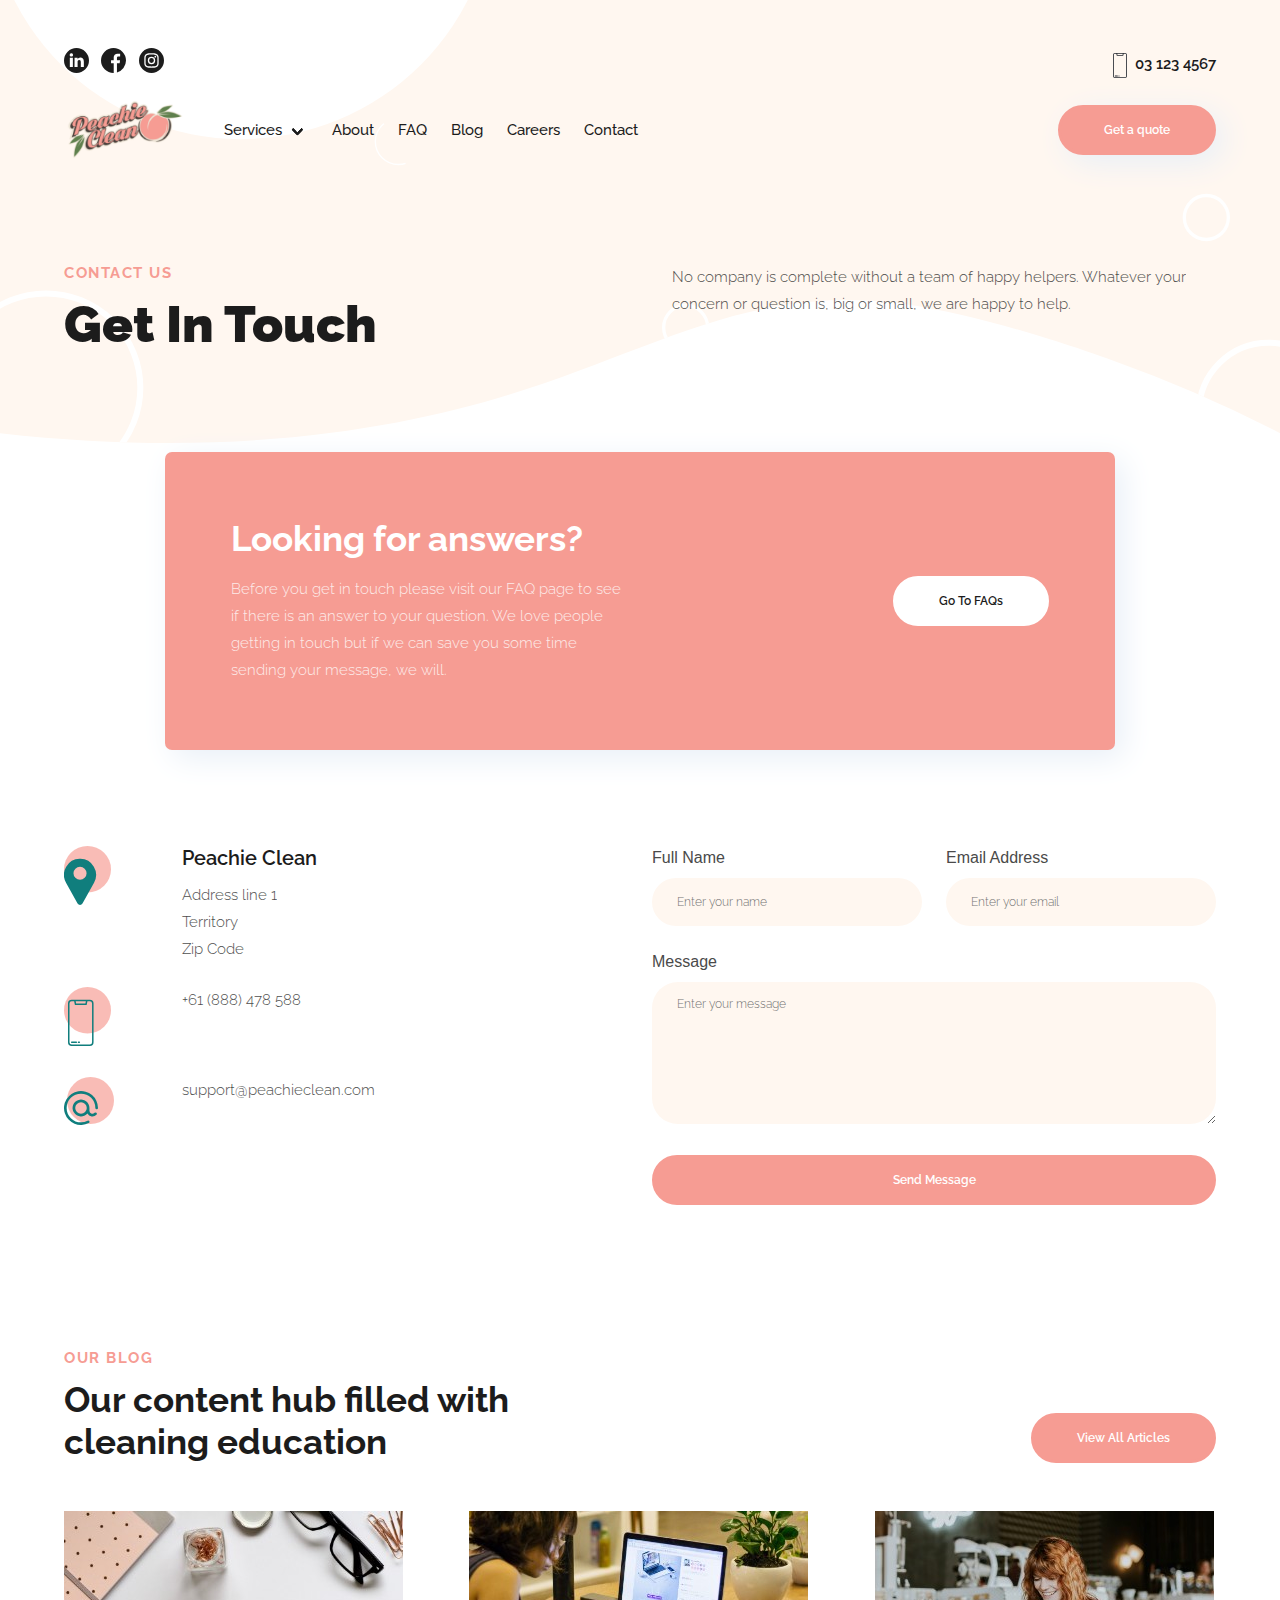
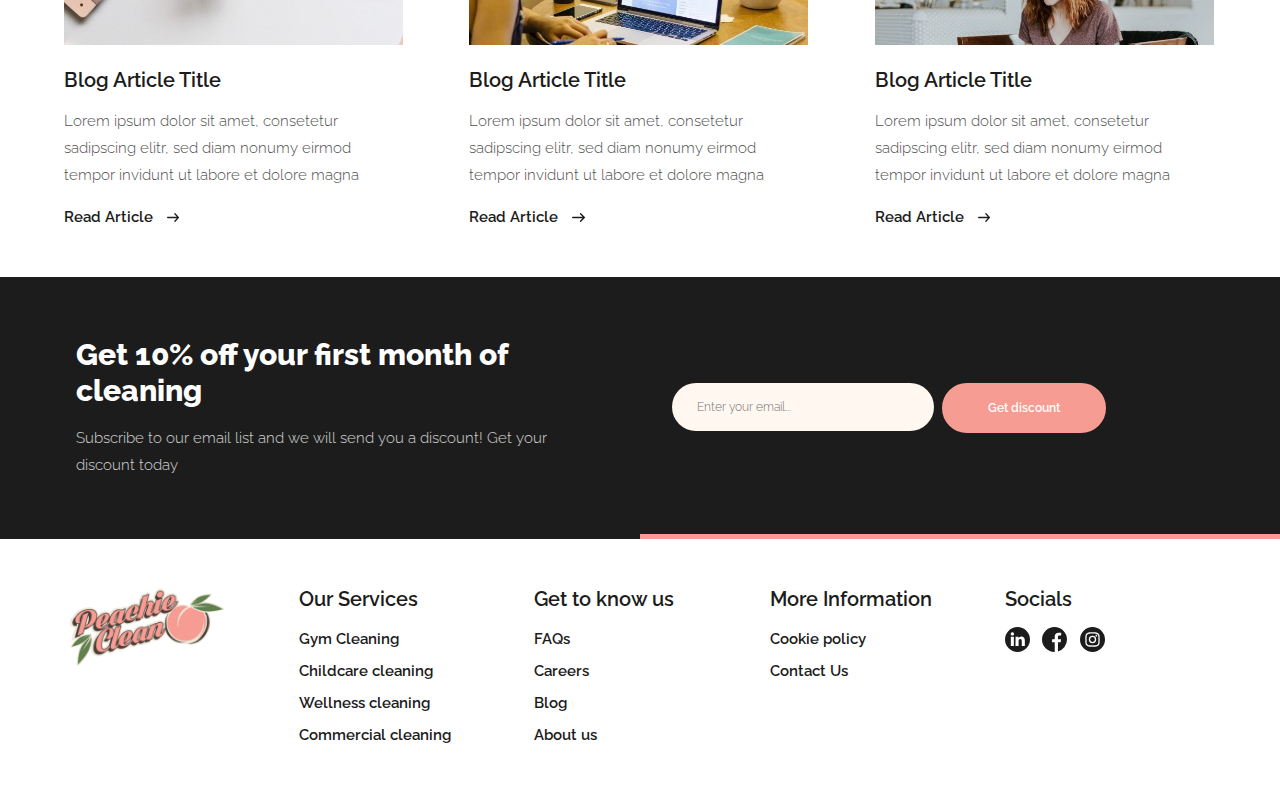
<file: contact.html>
<!DOCTYPE html>
<html lang="en">
<head>
  <meta charset="UTF-8">
  <meta name="viewport" content="width=device-width, initial-scale=1.0">
  <meta http-equiv="X-UA-Compatible" content="ie=edge">
  <link rel="stylesheet" type="text/css" href="css/bulma.css">
  <link rel="stylesheet" type="text/css" href="css/main.css">
  <link href="https://fonts.googleapis.com/css2?family=Raleway:wght@300;400;500;600;700;800;900&display=swap" rel="stylesheet">
  <title>Peachie Clean</title>
</head>
<body class="wavy-hero-bg-small">
  <section class="section is-small-section-padding-mobile">
    <div class="container">
    <div class="nav-header pb-3">
      <div class="columns is-mobile">
        <article class="column">
          <a href="#">
            <img src="assets/linkedin.svg" alt="The linkedin logo" class="social-favicon mr-2">
          </a>
          <a href="#">
            <img src="assets/facebook.svg" alt="The facebook logo" class="social-favicon mr-2">
          </a>
          <a href="#">
            <img src="assets/instagram.svg" alt="The instagram logo" class="social-favicon">
          </a>
        </article>
        <article class="column is-flex is-flex-end">
          <a href="tel:03-123-456" class="is-flex is-flex-center btn-text-only"><img src="assets/smartphone.svg" alt="A mobile phone" class="mr-2 smartphone-img">03 123 4567</a>
        </article>
      </div>
    </div>

    <nav class="navbar is-transparent" role="navigation" aria-label="main navigation">
      <div class="navbar-brand is-flex-center">
        <a class="navbar-item" href="index.html">
          <img src="assets/logo.png" class="logo">
        </a>

        <a role="button" class="navbar-burger burger" aria-label="menu" aria-expanded="false" data-target="navbarBasicExample">
          <span aria-hidden="true"></span>
          <span aria-hidden="true"></span>
          <span aria-hidden="true"></span>
        </a>
      </div>

      <div id="navbarBasicExample" class="navbar-menu is-small-section-padding-mobile">
        <div class="navbar-start pl-4 padding-remove-mobile">
          <div class="navbar-item has-dropdown is-hoverable">
            <a class="navbar-link nav-link" onclick="showHideDropdown()">
              Services
            </a>

            <div class="navbar-dropdown" id="navbarDropdown">
              <a href="gym-cleaning.html" class="navbar-item nav-link-sub">
                Gym Cleaning
              </a>
              <a class="navbar-item nav-link-sub">
                Childcare Cleaning
              </a>
              <a class="navbar-item nav-link-sub">
                Commercial Cleaning
              </a>
              <a class="navbar-item nav-link-sub">
                Clinic Cleaning
              </a>
            </div>
          </div>

          <a href="about-us.html" class="navbar-item nav-link">
            About
          </a>

          <a href="faq.html" class="navbar-item nav-link">
            FAQ
          </a>

          <a href="blog.html" class="navbar-item nav-link">
            Blog
          </a>

          <a href="careers.html" class="navbar-item nav-link">
            Careers
          </a>

          <a href="contact.html" class="navbar-item nav-link">
            Contact
          </a>

        </div>

        <div class="navbar-end is-flex is-flex-center">
          <div class="navbar-item">
            <div class="buttons">
              <a href="quote.html" class="btn-primary btn-pink rounded box-shadow">Get a quote</a>
            </div>
          </div>
        </div>
      </div>
      </nav>
    </div>
  </section>

  <section class="section">
    <div class="container is-small-container">
      <div class="columns is-variable is-8-desktop">
        <article class="column">
          <h2 class="small-pop-header mb-3">Contact Us</h2>
          <h1 class="page-header">Get In Touch</h1>
        </article>
        <article class="column">
          <p>No company is complete without a team of happy helpers. Whatever your concern or question is, big or small, we are happy to help.</p>
        </article>
      </div>
    </div>
  </section>

  <section class="section">
    <div class="container is-xs-container">
      <div class="column pink-card box-shadow">
        <div class="columns">
          <article class="column">
            <h3 class="section-header text-white mb-4">Looking for answers?</h3>
            <p class="text-white">Before you get in touch please visit our FAQ page to see if there is an answer to your question. We love people getting in touch but if we can save you some time sending your message, we will.</p>
          </article>
          <article class="column is-flex is-flex-end-center">
            <div>
              <a class="btn-secondary btn-white-secondary rounded is-inline-block">Go To FAQs</a>
            </div>
          </article>
        </div>
      </div>
    </div>
  </section>

  <section class="section">
    <div class="container is-small-container">
      <div class="columns">
        <article class="column">
          <div class="columns is-mobile">
            <article class="column is-one-fifth">
              <img src="assets/address.svg" alt="An address pin">
            </article>
            <article class="column">
              <p class="sub-section-header opacity-full mb-3">Peachie Clean</p>
              <p>Address line 1</p>
              <p>Territory</p>
              <p>Zip Code</p>
            </article>
          </div>
          <div class="columns is-mobile">
            <article class="column is-one-fifth">
              <img src="assets/phone-contact.svg" alt="A smartphone">
            </article>
            <article class="column">
              <p>+61 (888) 478 588</p>
            </article>
          </div>
          <div class="columns is-mobile">
            <article class="column is-one-fifth">
              <img src="assets/email-contact.svg" alt="An email icon">
            </article>
            <article class="column">
              <p>support@peachieclean.com</p>
            </article>
          </div>
        </article>
        <article class="column">
          <form action="" class="std-form">
            <div class="columns is-multiline">
              <article class="column is-half">
                <label for="name">Full Name</label>
                <input type="text" placeholder="Enter your name" class="mt-2">
              </article>
              <article class="column is-half">
                <label for="email">Email Address</label>
                <input type="text" placeholder="Enter your email" class="mt-2">
              </article>
              <article class="column is-full">
                <label for="message">Message</label>
                <textarea name="name" rows="8" cols="80" placeholder="Enter your message" class="mt-2"></textarea>
              </article>
              <article class="column is-full is-flex is-flex-justify-center">
                <div class="width-100">
                  <submit class="btn-primary btn-pink rounded is-inline-block fw text-center">Send Message</submit>
                </div>
              </article>
            </div>
          </form>
        </article>
      </div>
    </div>
  </section>




  <section class="section">
    <div class="container is-small-container pt-6">
      <div class="columns">
        <article class="column">
          <h2 class="small-pop-header mb-3">Our Blog</h2>
          <h3 class="section-header">Our content hub filled with cleaning education</h3>
        </article>
        <article class="column is-flex is-flex-end-bottom">
          <div class="width-100-mobile">
            <a href="blog.html" class="btn-primary btn-pink rounded is-inline-block btn-mobile-full-width">View All Articles</a>
          </div>
        </article>
      </div>
    </div>
    <div class="container is-small-container pt-6">
      <div class="columns is-variable is-8-desktop is-mobile is-2-mobile">
        <article class="column">
          <a href="">
            <img src="assets/blog-1.jpg" alt="" class="mb-4">
            <h4 class="sub-section-header mb-4">Blog Article Title</h4>
            <p class="mb-4">Lorem ipsum dolor sit amet, consetetur sadipscing elitr, sed diam nonumy eirmod tempor invidunt ut labore et dolore magna</p>
            <a href="#" class="btn-text-only">Read Article <img src="assets/arrow-right-text.svg" alt="An arrow pointing to the right"></a>
          </a>
        </article>
        <article class="column">
          <a href="">
            <img src="assets/blog-2.jpg" alt="" class="mb-4">
            <h4 class="sub-section-header mb-4">Blog Article Title</h4>
            <p class="mb-4">Lorem ipsum dolor sit amet, consetetur sadipscing elitr, sed diam nonumy eirmod tempor invidunt ut labore et dolore magna</p>
            <a href="#" class="btn-text-only">Read Article <img src="assets/arrow-right-text.svg" alt="An arrow pointing to the right"></a>
          </a>
        </article>
        <article class="column is-hidden-mobile">
          <a href="">
            <img src="assets/blog-3.jpg" alt="" class="mb-4">
            <h4 class="sub-section-header mb-4">Blog Article Title</h4>
            <p class="mb-4">Lorem ipsum dolor sit amet, consetetur sadipscing elitr, sed diam nonumy eirmod tempor invidunt ut labore et dolore magna</p>
            <a href="#" class="btn-text-only">Read Article <img src="assets/arrow-right-text.svg" alt="An arrow pointing to the right"></a>
          </a>
        </article>
      </div>
    </div>
  </section>

  <section class="section email-subscribe-bg is-relative">
    <div class="container is-small-container">
      <article class="column">
        <div class="columns is-variable is-8">
          <article class="column">
            <h3 class="cta-header text-white mb-4">Get 10% off your first month of cleaning</h3>
            <p class="text-white">Subscribe to our email list and we will send you a discount! Get your discount today</p>
          </article>
          <article class="column is-flex is-flex-center">
            <form action="" class="std-form">
              <div class="columns is-variable is-1">
                <article class="column">
                  <input type="text" placeholder="Enter your email..." class="rounded">
                </article>
                <article class="column">
                  <a href="quote.html" class="btn-primary btn-pink rounded is-inline-block btn-mobile-full-width">Get discount</a>
                </article>
              </div>
            </form>
          </article>
        </div>
      </article>
    </div>
  </section>

  <footer>
    <section class="section">
      <div class="container">
        <div class="columns">
          <article class="column is-half-mobile">
            <img src="assets/logo.png" alt="The peachie clean logo">
          </article>
          <article class="column is-half-mobile">
            <h4 class="sub-section-header mb-4">Our Services</h4>
            <ul>
              <li class="mb-2"><a href="gym-cleaning.html" class="btn-text-only">Gym Cleaning</a></li>
              <li class="mb-2"><a href="#" class="btn-text-only">Childcare cleaning</a></li>
              <li class="mb-2"><a href="#" class="btn-text-only">Wellness cleaning</a></li>
              <li class="mb-2"><a href="#" class="btn-text-only">Commercial cleaning</a></li>
            </ul>
          </article>
          <article class="column is-half-mobile">
            <h4 class="sub-section-header mb-4">Get to know us</h4>
            <ul>
              <li class="mb-2"><a href="faq.html" class="btn-text-only">FAQs</a></li>
              <li class="mb-2"><a href="careers.html" class="btn-text-only">Careers</a></li>
              <li class="mb-2"><a href="blog.html" class="btn-text-only">Blog</a></li>
              <li class="mb-2"><a href="about-us.html" class="btn-text-only">About us</a></li>
            </ul>
          </article>
          <article class="column is-half-mobile">
            <h4 class="sub-section-header mb-4">More Information</h4>
            <ul>
              <li class="mb-2"><a href="#" class="btn-text-only">Cookie policy</a></li>
              <li class="mb-2"><a href="contact.html" class="btn-text-only">Contact Us</a></li>
            </ul>
          </article>
          <article class="column is-half-mobile">
            <h4 class="sub-section-header mb-4">Socials</h4>
            <a href="#">
              <img src="assets/linkedin.svg" alt="The linkedin logo" class="social-favicon mr-2">
            </a>
            <a href="#">
              <img src="assets/facebook.svg" alt="The facebook logo" class="social-favicon mr-2">
            </a>
            <a href="#">
              <img src="assets/instagram.svg" alt="The instagram logo" class="social-favicon">
            </a>
          </article>
        </div>
      </div>
    </section>
  </footer>


<script type="text/javascript" src="js/main.js"></script>
</body>
</html>
</file>
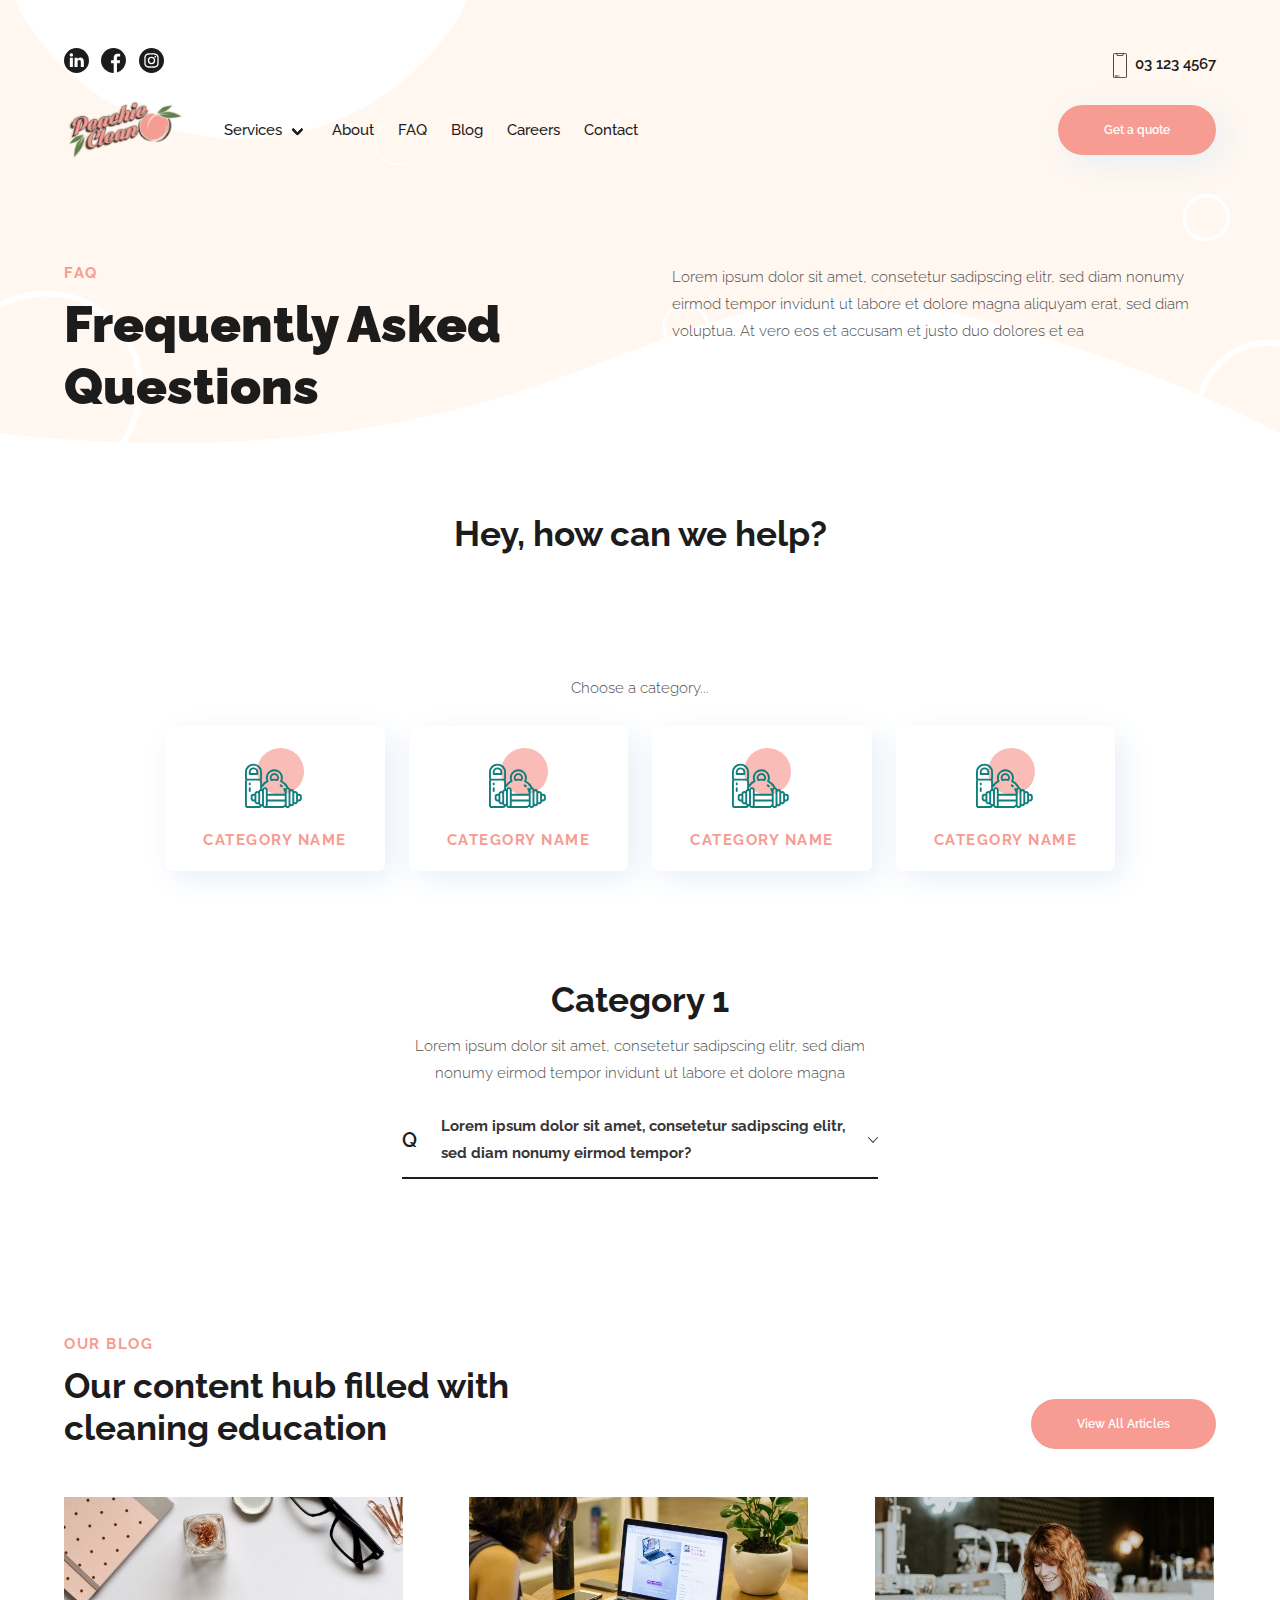
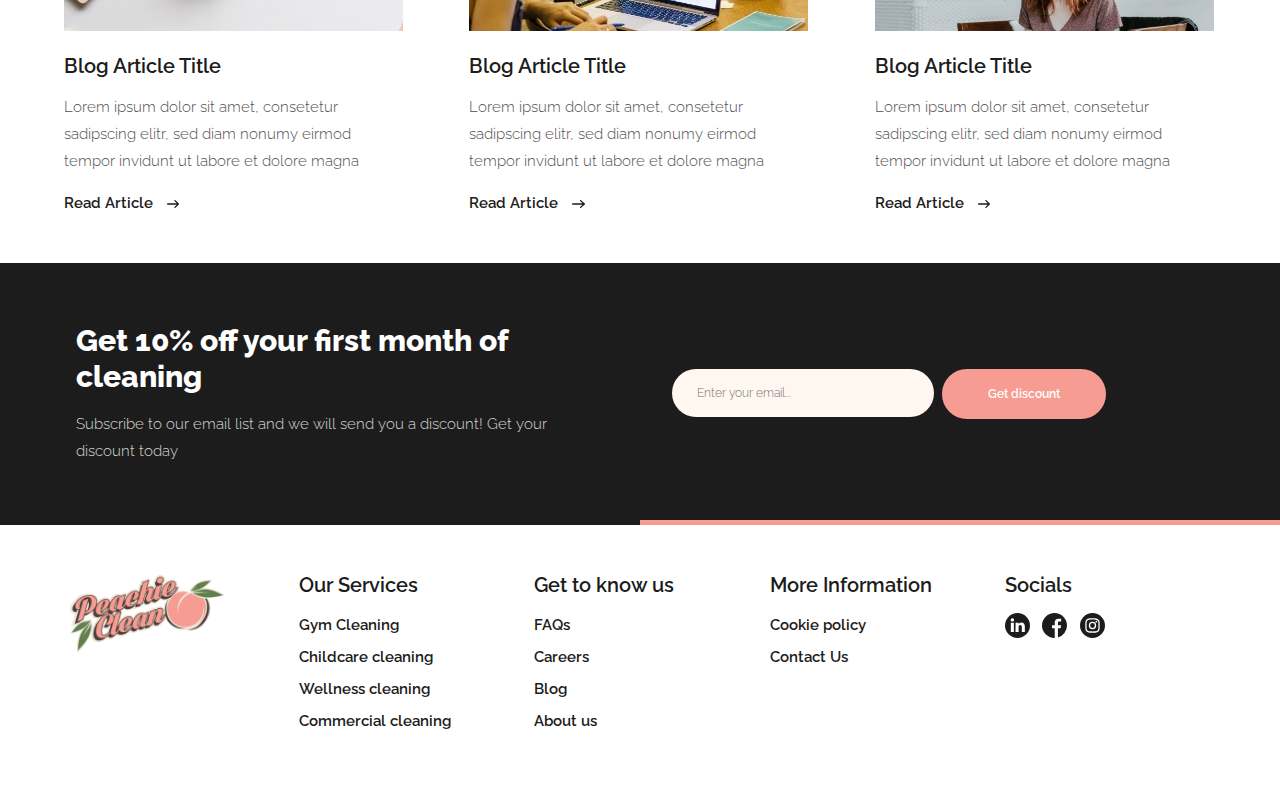
<file: faq.html>
<!DOCTYPE html>
<html lang="en">
<head>
  <meta charset="UTF-8">
  <meta name="viewport" content="width=device-width, initial-scale=1.0">
  <meta http-equiv="X-UA-Compatible" content="ie=edge">
  <link rel="stylesheet" type="text/css" href="css/bulma.css">
  <link rel="stylesheet" type="text/css" href="css/main.css">
  <link href="https://fonts.googleapis.com/css2?family=Raleway:wght@300;400;500;600;700;800;900&display=swap" rel="stylesheet">
  <title>Peachie Clean</title>
</head>
<body class="wavy-hero-bg-small">
  <section class="section is-small-section-padding-mobile">
    <div class="container">
    <div class="nav-header pb-3">
      <div class="columns is-mobile">
        <article class="column">
          <a href="#">
            <img src="assets/linkedin.svg" alt="The linkedin logo" class="social-favicon mr-2">
          </a>
          <a href="#">
            <img src="assets/facebook.svg" alt="The facebook logo" class="social-favicon mr-2">
          </a>
          <a href="#">
            <img src="assets/instagram.svg" alt="The instagram logo" class="social-favicon">
          </a>
        </article>
        <article class="column is-flex is-flex-end">
          <a href="tel:03-123-456" class="is-flex is-flex-center btn-text-only"><img src="assets/smartphone.svg" alt="A mobile phone" class="mr-2 smartphone-img">03 123 4567</a>
        </article>
      </div>
    </div>

    <nav class="navbar is-transparent" role="navigation" aria-label="main navigation">
      <div class="navbar-brand is-flex-center">
        <a class="navbar-item" href="index.html">
          <img src="assets/logo.png" class="logo">
        </a>

        <a role="button" class="navbar-burger burger" aria-label="menu" aria-expanded="false" data-target="navbarBasicExample">
          <span aria-hidden="true"></span>
          <span aria-hidden="true"></span>
          <span aria-hidden="true"></span>
        </a>
      </div>

      <div id="navbarBasicExample" class="navbar-menu is-small-section-padding-mobile">
        <div class="navbar-start pl-4 padding-remove-mobile">
          <div class="navbar-item has-dropdown is-hoverable">
            <a class="navbar-link nav-link" onclick="showHideDropdown()">
              Services
            </a>

            <div class="navbar-dropdown" id="navbarDropdown">
              <a href="gym-cleaning.html" class="navbar-item nav-link-sub">
                Gym Cleaning
              </a>
              <a class="navbar-item nav-link-sub">
                Childcare Cleaning
              </a>
              <a class="navbar-item nav-link-sub">
                Commercial Cleaning
              </a>
              <a class="navbar-item nav-link-sub">
                Clinic Cleaning
              </a>
            </div>
          </div>

          <a href="about-us.html" class="navbar-item nav-link">
            About
          </a>

          <a href="faq.html" class="navbar-item nav-link">
            FAQ
          </a>

          <a href="blog.html" class="navbar-item nav-link">
            Blog
          </a>

          <a href="careers.html" class="navbar-item nav-link">
            Careers
          </a>

          <a href="contact.html" class="navbar-item nav-link">
            Contact
          </a>

        </div>

        <div class="navbar-end is-flex is-flex-center">
          <div class="navbar-item">
            <div class="buttons">
              <a href="quote.html" class="btn-primary btn-pink rounded box-shadow">Get a quote</a>
            </div>
          </div>
        </div>
      </div>
      </nav>
    </div>
  </section>

  <section class="section">
    <div class="container is-small-container">
      <div class="columns is-variable is-8-desktop">
        <article class="column">
          <h2 class="small-pop-header mb-3">FAQ</h2>
          <h1 class="page-header">Frequently Asked Questions</h1>
        </article>
        <article class="column">
          <p>Lorem ipsum dolor sit amet, consetetur sadipscing elitr, sed diam nonumy eirmod tempor invidunt ut labore et dolore magna aliquyam erat, sed diam voluptua. At vero eos et accusam et justo duo dolores et ea</p>
        </article>
      </div>
    </div>
  </section>

  <section class="section">
    <div class="container is-800-container">
      <div class="columns">
        <article class="column">
          <h3 class="section-header text-center mb-5">Hey, how can we help?</h3>
        </article>
      </div>
    </div>
  </section>

  <section class="section">
    <div class="container is-xs-container">
      <div class="columns">
        <article class="column">
          <p class="text-center mb-5">Choose a category...</p>
          <div class="columns is-mobile is-multiline">
            <article class="column is-half-mobile">
              <a href="">
                <div class="faq-category-card box-shadow text-center">
                  <img src="assets/gym-svg.svg" alt="" class="mb-4">
                  <h4 class="small-pop-header">Category Name</h4>
                </div>
              </a>
            </article>
            <article class="column is-half-mobile">
              <a href="">
                <div class="faq-category-card box-shadow text-center">
                  <img src="assets/gym-svg.svg" alt="" class="mb-4">
                  <h4 class="small-pop-header">Category Name</h4>
                </div>
              </a>
            </article>
            <article class="column is-half-mobile">
              <a href="">
                <div class="faq-category-card box-shadow text-center">
                  <img src="assets/gym-svg.svg" alt="" class="mb-4">
                  <h4 class="small-pop-header">Category Name</h4>
                </div>
              </a>
            </article>
            <article class="column is-half-mobile">
              <a href="">
                <div class="faq-category-card box-shadow text-center">
                  <img src="assets/gym-svg.svg" alt="" class="mb-4">
                  <h4 class="small-pop-header">Category Name</h4>
                </div>
              </a>
            </article>
          </div>
        </article>
      </div>
    </div>
  </section>

  <section class="section">
    <div class="container is-500-container">
      <div class="column is-flex-justify-center">
        <h3 class="section-header text-center mb-3">Category 1</h3>
        <p class="text-center">Lorem ipsum dolor sit amet, consetetur sadipscing elitr, sed diam nonumy eirmod tempor invidunt ut labore et dolore magna</p>
        <div class="dropdown-faq-container mt-4" onclick="openCloseAccordionContent()">
          <div class="dropdown-faq-header is-flex is-flex-between is-flex-center">
            <p class="sub-section-header opacity-full mr-5">Q</p>
            <p class="opacity-full"><strong>Lorem ipsum dolor sit amet, consetetur sadipscing elitr, sed diam nonumy eirmod tempor?</strong></p>
            <img src="assets/chevron.svg" alt="" class="ml-4" id="dropdown-chevron">
          </div>
          <div class="dropdown-faq-content pt-4 pb-4" id="dropdown-faq-content">
            <p>Lorem ipsum dolor sit amet, consetetur sadipscing elitr, sed diam nonumy eirmod tempor invidunt ut labore et dolore magna</p>
          </div>
        </div>
      </div>
    </div>
  </section>



  <section class="section">
    <div class="container is-small-container pt-6">
      <div class="columns">
        <article class="column">
          <h2 class="small-pop-header mb-3">Our Blog</h2>
          <h3 class="section-header">Our content hub filled with cleaning education</h3>
        </article>
        <article class="column is-flex is-flex-end-bottom">
          <div class="width-100-mobile">
            <a href="blog.html" class="btn-primary btn-pink rounded is-inline-block btn-mobile-full-width">View All Articles</a>
          </div>
        </article>
      </div>
    </div>
    <div class="container is-small-container pt-6">
      <div class="columns is-variable is-8-desktop is-mobile is-2-mobile">
        <article class="column">
          <a href="">
            <img src="assets/blog-1.jpg" alt="" class="mb-4">
            <h4 class="sub-section-header mb-4">Blog Article Title</h4>
            <p class="mb-4">Lorem ipsum dolor sit amet, consetetur sadipscing elitr, sed diam nonumy eirmod tempor invidunt ut labore et dolore magna</p>
            <a href="#" class="btn-text-only">Read Article <img src="assets/arrow-right-text.svg" alt="An arrow pointing to the right"></a>
          </a>
        </article>
        <article class="column">
          <a href="">
            <img src="assets/blog-2.jpg" alt="" class="mb-4">
            <h4 class="sub-section-header mb-4">Blog Article Title</h4>
            <p class="mb-4">Lorem ipsum dolor sit amet, consetetur sadipscing elitr, sed diam nonumy eirmod tempor invidunt ut labore et dolore magna</p>
            <a href="#" class="btn-text-only">Read Article <img src="assets/arrow-right-text.svg" alt="An arrow pointing to the right"></a>
          </a>
        </article>
        <article class="column is-hidden-mobile">
          <a href="">
            <img src="assets/blog-3.jpg" alt="" class="mb-4">
            <h4 class="sub-section-header mb-4">Blog Article Title</h4>
            <p class="mb-4">Lorem ipsum dolor sit amet, consetetur sadipscing elitr, sed diam nonumy eirmod tempor invidunt ut labore et dolore magna</p>
            <a href="#" class="btn-text-only">Read Article <img src="assets/arrow-right-text.svg" alt="An arrow pointing to the right"></a>
          </a>
        </article>
      </div>
    </div>
  </section>

  <section class="section email-subscribe-bg is-relative">
    <div class="container is-small-container">
      <article class="column">
        <div class="columns is-variable is-8">
          <article class="column">
            <h3 class="cta-header text-white mb-4">Get 10% off your first month of cleaning</h3>
            <p class="text-white">Subscribe to our email list and we will send you a discount! Get your discount today</p>
          </article>
          <article class="column is-flex is-flex-center">
            <form action="" class="std-form">
              <div class="columns is-variable is-1">
                <article class="column">
                  <input type="text" placeholder="Enter your email..." class="rounded">
                </article>
                <article class="column">
                  <a href="quote.html" class="btn-primary btn-pink rounded is-inline-block btn-mobile-full-width">Get discount</a>
                </article>
              </div>
            </form>
          </article>
        </div>
      </article>
    </div>
  </section>

  <footer>
    <section class="section">
      <div class="container">
        <div class="columns">
          <article class="column is-half-mobile">
            <img src="assets/logo.png" alt="The peachie clean logo">
          </article>
          <article class="column is-half-mobile">
            <h4 class="sub-section-header mb-4">Our Services</h4>
            <ul>
              <li class="mb-2"><a href="gym-cleaning.html" class="btn-text-only">Gym Cleaning</a></li>
              <li class="mb-2"><a href="#" class="btn-text-only">Childcare cleaning</a></li>
              <li class="mb-2"><a href="#" class="btn-text-only">Wellness cleaning</a></li>
              <li class="mb-2"><a href="#" class="btn-text-only">Commercial cleaning</a></li>
            </ul>
          </article>
          <article class="column is-half-mobile">
            <h4 class="sub-section-header mb-4">Get to know us</h4>
            <ul>
              <li class="mb-2"><a href="faq.html" class="btn-text-only">FAQs</a></li>
              <li class="mb-2"><a href="careers.html" class="btn-text-only">Careers</a></li>
              <li class="mb-2"><a href="blog.html" class="btn-text-only">Blog</a></li>
              <li class="mb-2"><a href="about-us.html" class="btn-text-only">About us</a></li>
            </ul>
          </article>
          <article class="column is-half-mobile">
            <h4 class="sub-section-header mb-4">More Information</h4>
            <ul>
              <li class="mb-2"><a href="#" class="btn-text-only">Cookie policy</a></li>
              <li class="mb-2"><a href="contact.html" class="btn-text-only">Contact Us</a></li>
            </ul>
          </article>
          <article class="column is-half-mobile">
            <h4 class="sub-section-header mb-4">Socials</h4>
            <a href="#">
              <img src="assets/linkedin.svg" alt="The linkedin logo" class="social-favicon mr-2">
            </a>
            <a href="#">
              <img src="assets/facebook.svg" alt="The facebook logo" class="social-favicon mr-2">
            </a>
            <a href="#">
              <img src="assets/instagram.svg" alt="The instagram logo" class="social-favicon">
            </a>
          </article>
        </div>
      </div>
    </section>
  </footer>


<script type="text/javascript" src="js/main.js"></script>
</body>
</html>
</file>
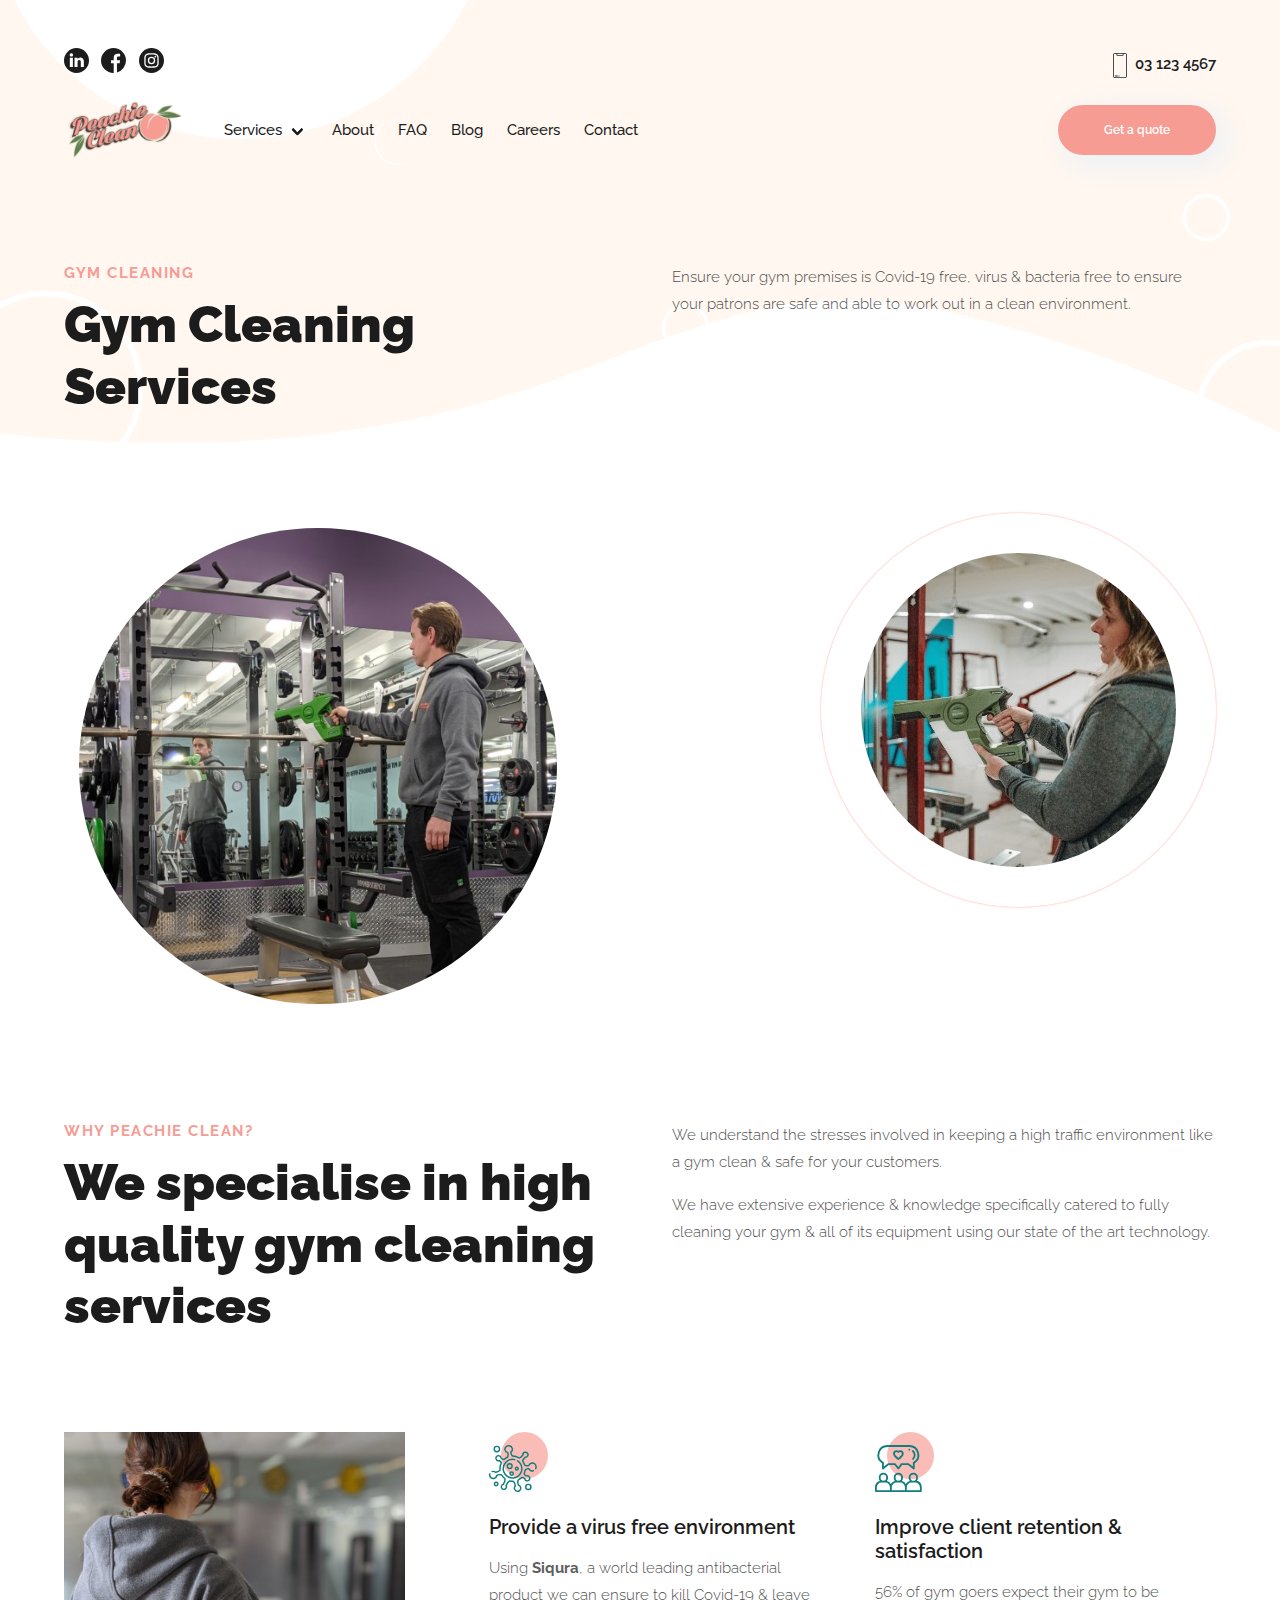
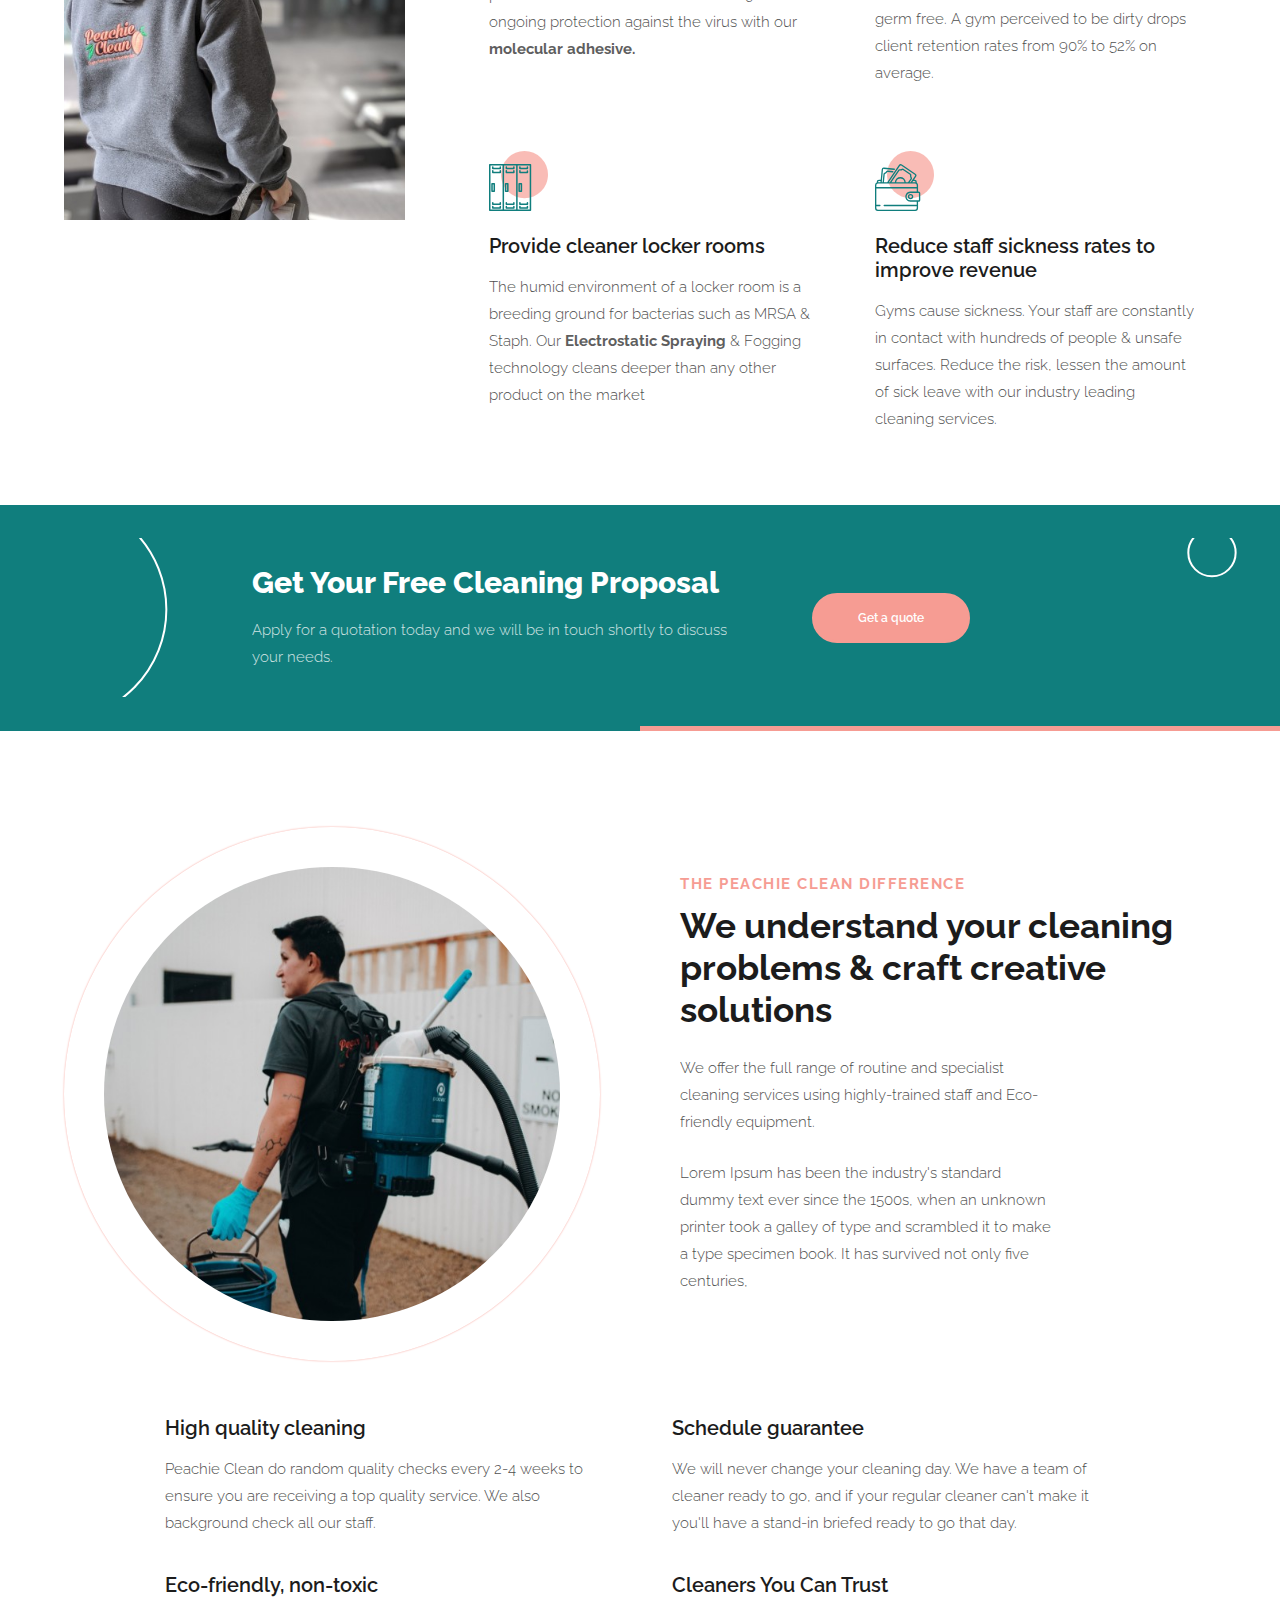
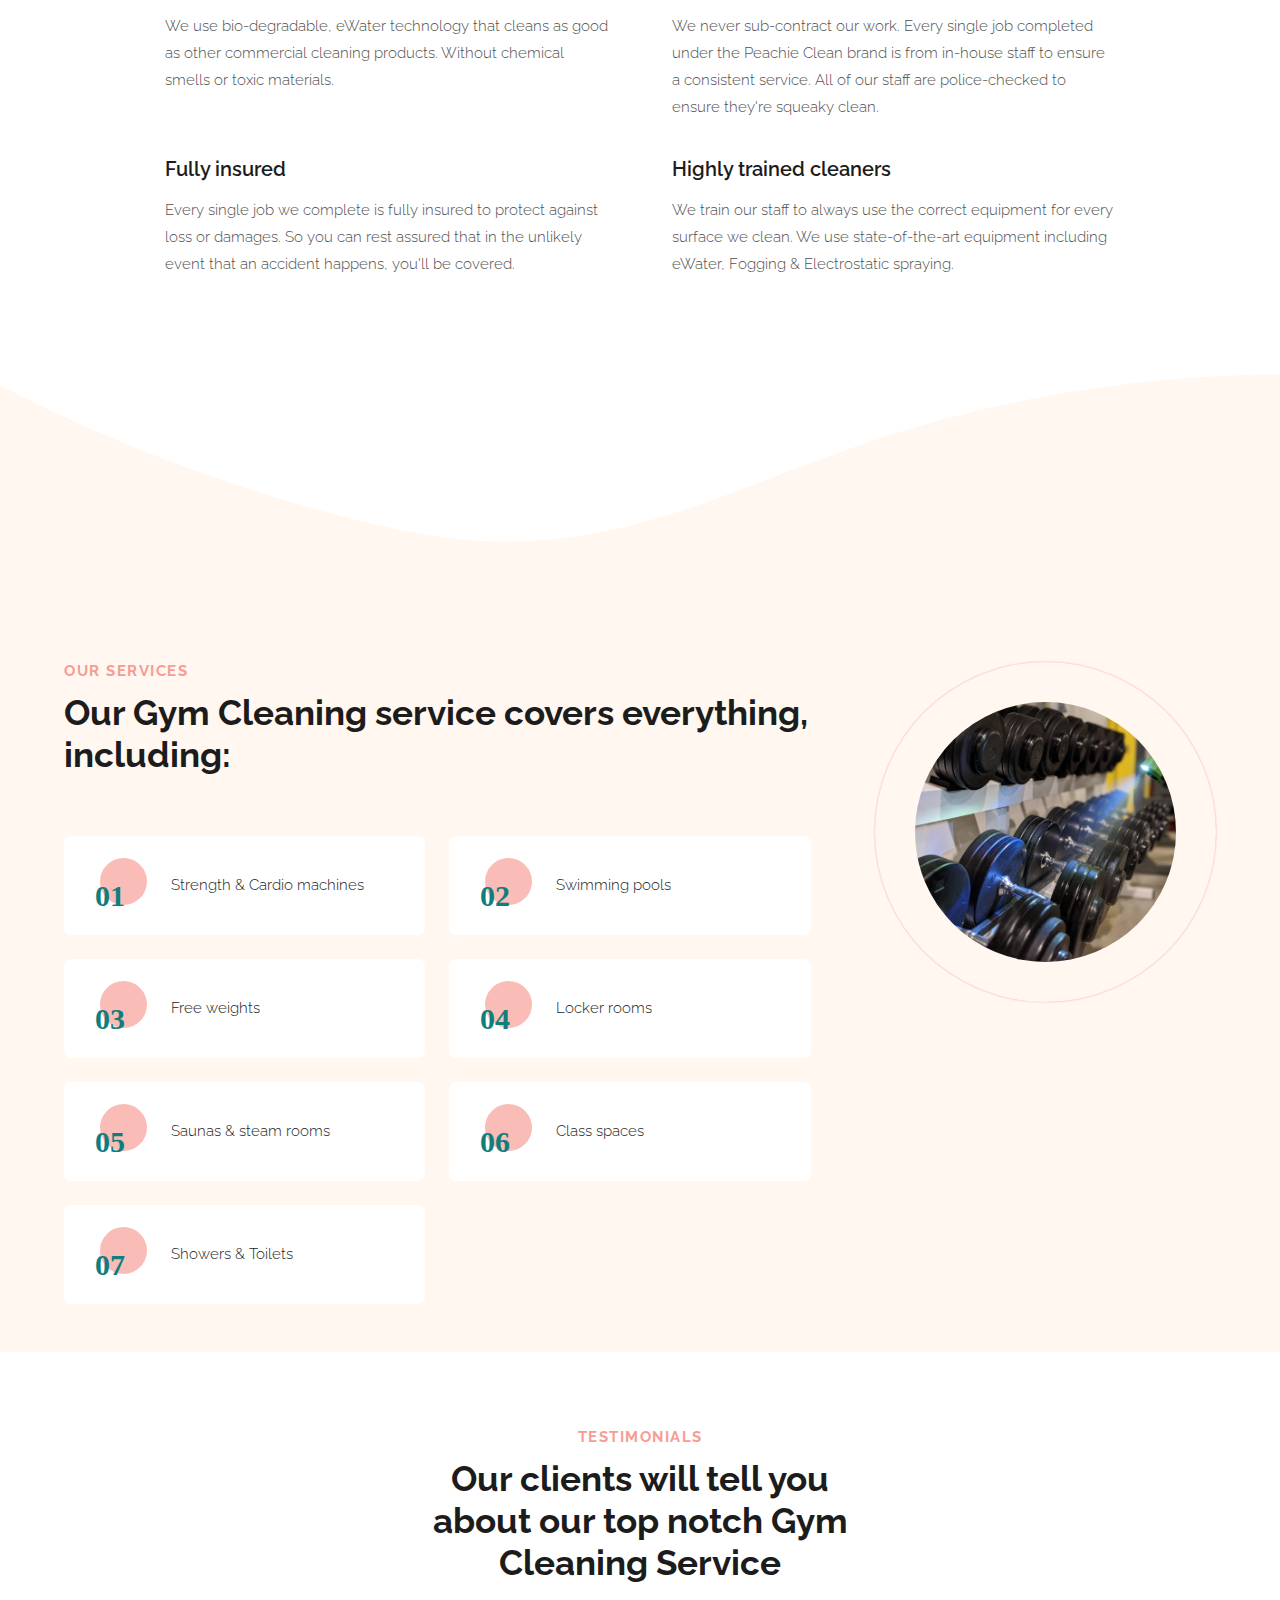
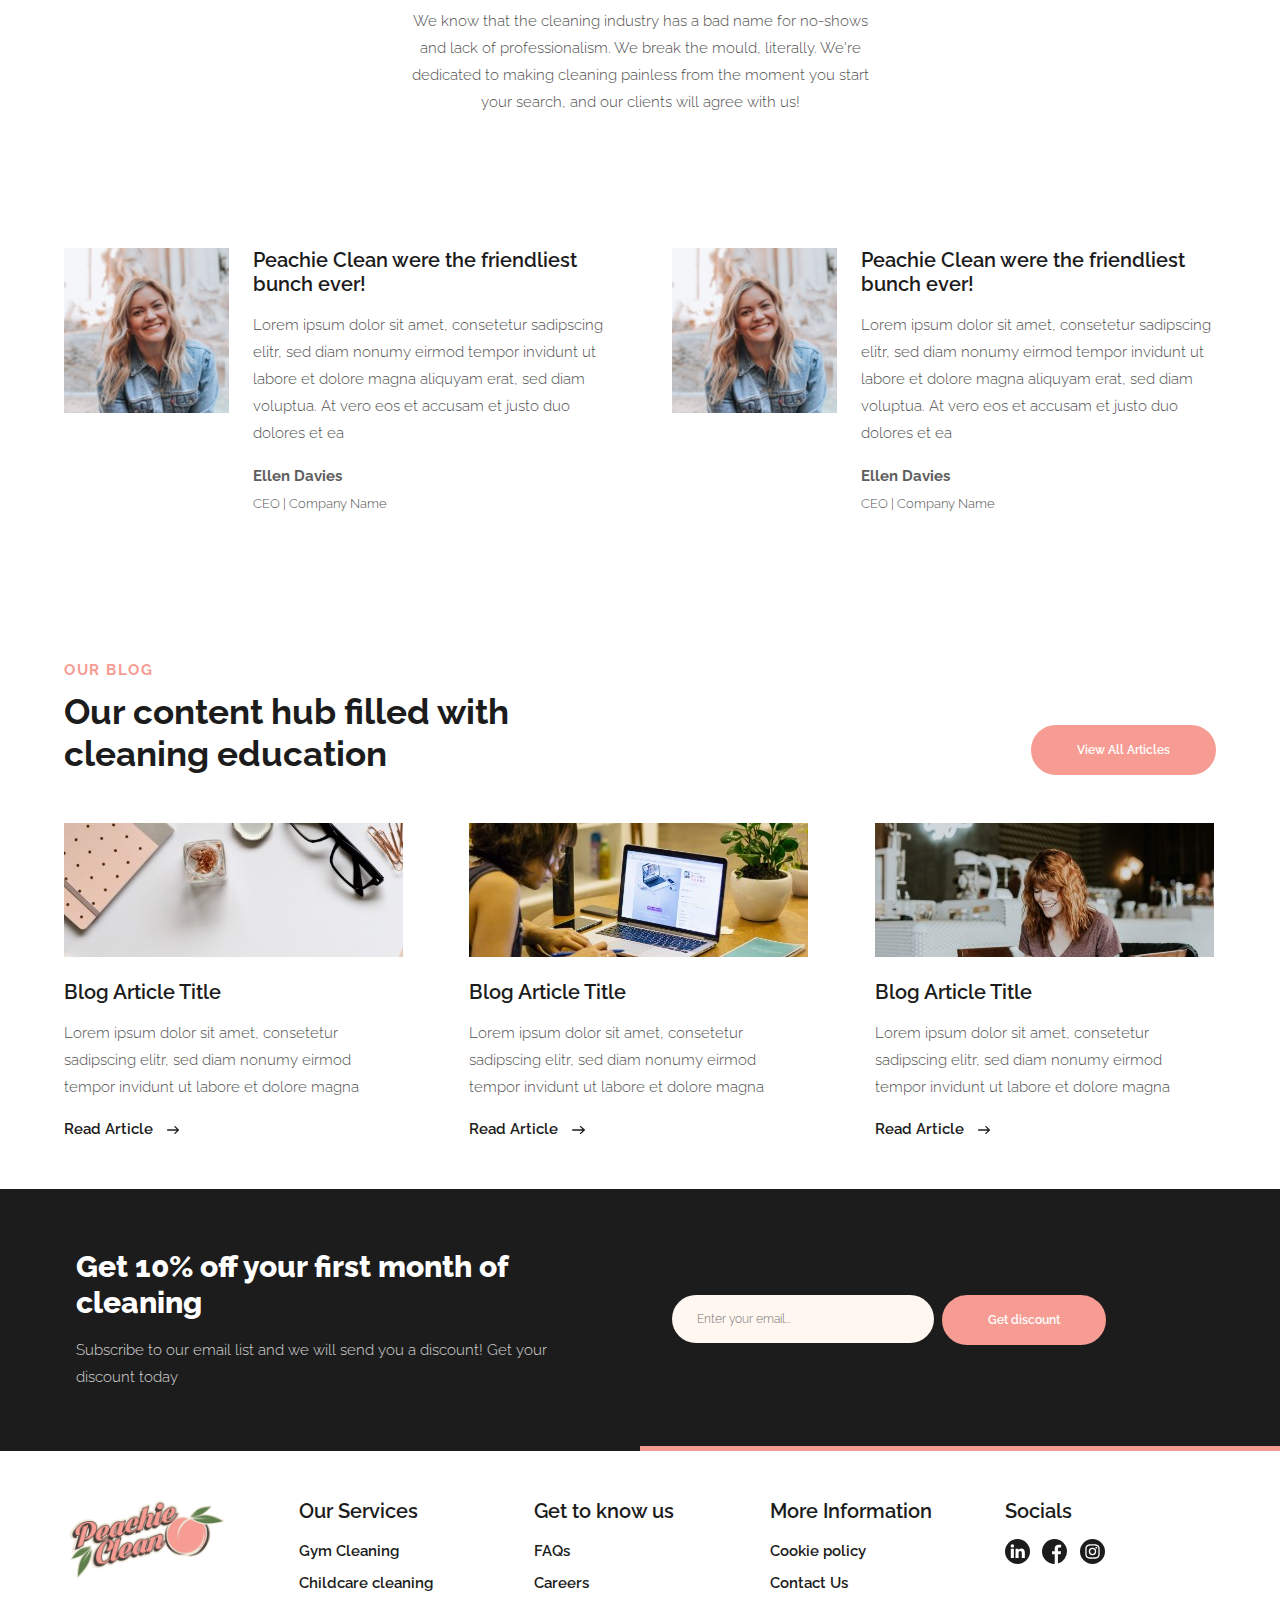
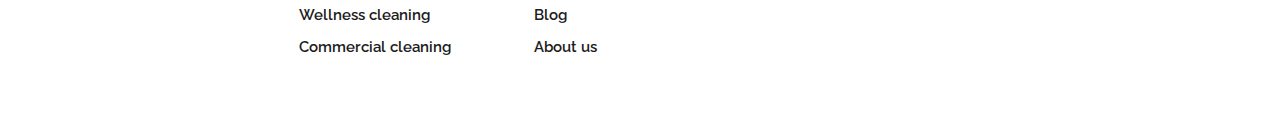
<file: gym-cleaning.html>
<!DOCTYPE html>
<html lang="en">
<head>
  <meta charset="UTF-8">
  <meta name="viewport" content="width=device-width, initial-scale=1.0">
  <meta http-equiv="X-UA-Compatible" content="ie=edge">
  <link rel="stylesheet" type="text/css" href="css/bulma.css">
  <link rel="stylesheet" type="text/css" href="css/main.css">
  <link href="https://fonts.googleapis.com/css2?family=Raleway:wght@300;400;500;600;700;800;900&display=swap" rel="stylesheet">
  <title>Peachie Clean</title>
</head>
<body class="wavy-hero-bg-small">
  <section class="section is-small-section-padding-mobile">
    <div class="container">
    <div class="nav-header pb-3">
      <div class="columns is-mobile">
        <article class="column">
          <a href="#">
            <img src="assets/linkedin.svg" alt="The linkedin logo" class="social-favicon mr-2">
          </a>
          <a href="#">
            <img src="assets/facebook.svg" alt="The facebook logo" class="social-favicon mr-2">
          </a>
          <a href="#">
            <img src="assets/instagram.svg" alt="The instagram logo" class="social-favicon">
          </a>
        </article>
        <article class="column is-flex is-flex-end">
          <a href="tel:03-123-456" class="is-flex is-flex-center btn-text-only"><img src="assets/smartphone.svg" alt="A mobile phone" class="mr-2 smartphone-img">03 123 4567</a>
        </article>
      </div>
    </div>

    <nav class="navbar is-transparent" role="navigation" aria-label="main navigation">
      <div class="navbar-brand is-flex-center">
        <a class="navbar-item" href="index.html">
          <img src="assets/logo.png" class="logo">
        </a>

        <a role="button" class="navbar-burger burger" aria-label="menu" aria-expanded="false" data-target="navbarBasicExample">
          <span aria-hidden="true"></span>
          <span aria-hidden="true"></span>
          <span aria-hidden="true"></span>
        </a>
      </div>

      <div id="navbarBasicExample" class="navbar-menu is-small-section-padding-mobile">
        <div class="navbar-start pl-4 padding-remove-mobile">
          <div class="navbar-item has-dropdown is-hoverable">
            <a class="navbar-link nav-link" onclick="showHideDropdown()">
              Services
            </a>

            <div class="navbar-dropdown" id="navbarDropdown">
              <a href="gym-cleaning.html" class="navbar-item nav-link-sub">
                Gym Cleaning
              </a>
              <a class="navbar-item nav-link-sub">
                Childcare Cleaning
              </a>
              <a class="navbar-item nav-link-sub">
                Commercial Cleaning
              </a>
              <a class="navbar-item nav-link-sub">
                Clinic Cleaning
              </a>
            </div>
          </div>

          <a href="about-us.html" class="navbar-item nav-link">
            About
          </a>

          <a href="faq.html" class="navbar-item nav-link">
            FAQ
          </a>

          <a href="blog.html" class="navbar-item nav-link">
            Blog
          </a>

          <a href="careers.html" class="navbar-item nav-link">
            Careers
          </a>

          <a href="contact.html" class="navbar-item nav-link">
            Contact
          </a>

        </div>

        <div class="navbar-end is-flex is-flex-center">
          <div class="navbar-item">
            <div class="buttons">
              <a href="quote.html" class="btn-primary btn-pink rounded box-shadow">Get a quote</a>
            </div>
          </div>
        </div>
      </div>
      </nav>
    </div>
  </section>

  <section class="section">
    <div class="container is-small-container">
      <div class="columns is-variable is-8-desktop">
        <article class="column">
          <h2 class="small-pop-header mb-3">GYM CLEANING</h2>
          <h1 class="page-header">Gym Cleaning Services</h1>
        </article>
        <article class="column">
          <p>Ensure your gym premises is Covid-19 free, virus & bacteria free to ensure your patrons are safe and able to work out in a clean environment.</p>
        </article>
      </div>
    </div>
  </section>

  <section class="section">
    <div class="container is-small-container">
      <div class="columns is-mobile">
        <article class="column">
          <img src="assets/gym-1.jpg" alt="A Peachie cleaner cleaning gym equipment" class="white-border-img is-circle-img img-90">
        </article>
        <article class="column is-flex is-flex-end">
          <div>
            <img src="assets/gym-2.jpg" alt="A peachie cleaner cleaning gym equipment" class="is-hero-img is-circle-img">
          </div>
        </article>
      </div>
    </div>
  </section>

  <section class="section">
    <div class="container is-small-container">
      <div class="columns is-variable is-8-desktop">
        <article class="column">
          <h3 class="small-pop-header mb-3">WHY PEACHIE CLEAN?</h3>
          <h4 class="page-header">We specialise in high quality gym cleaning services</h4>
        </article>
        <article class="column">
          <p class="mb-4">We understand the stresses involved in keeping a high traffic environment like a gym clean & safe for your customers.</p>
          <p>We have extensive experience & knowledge specifically catered to fully cleaning your gym & all of its equipment using our state of the art technology.</p>
        </article>
      </div>
    </div>
  </section>

  <section class="section">
    <div class="container is-small-container">
      <div class="columns is-variable is-8-desktop">
        <article class="column is-one-third">
          <img src="assets/gym-3.jpg" alt="A woman spraying cleaning liquid into a gym">
        </article>
        <article class="column">
          <div class="columns is-multiline">
            <article class="column is-half">
                <img src="assets/virus.svg" alt="A virus" class="mb-4 service-svg">
                <h4 class="mb-4 sub-section-header">Provide a virus free environment</h4>
                <p class="mb-5">Using <strong>Siqura</strong>, a world leading antibacterial product we can ensure to kill Covid-19 & leave ongoing protection against the virus with our <strong>molecular adhesive.</strong></p>
            </article>
            <article class="column is-half">
                <img src="assets/retention.svg" alt="3 people talking" class="mb-4 service-svg">
                <h4 class="mb-4 sub-section-header">Improve client retention & satisfaction</h4>
                <p class="mb-5">56% of gym goers expect their gym to be germ free. A gym perceived to be dirty drops client retention rates from 90% to 52% on average.</p>
            </article>
            <article class="column is-half mt-4">
                <img src="assets/locker.svg" alt="A locker" class="mb-4 service-svg">
                <h4 class="mb-4 sub-section-header">Provide cleaner locker rooms</h4>
                <p class="mb-5">The humid environment of a locker room is a breeding ground for bacterias such as MRSA & Staph. Our <strong>Electrostatic Spraying</strong> & Fogging technology cleans deeper than any other product on the market</p>
            </article>
            <article class="column is-half mt-4">
                <img src="assets/wallet.svg" alt="A wallet with money inside" class="mb-4 service-svg">
                <h4 class="mb-4 sub-section-header">Reduce staff sickness rates to improve revenue</h4>
                <p class="mb-5">Gyms cause sickness. Your staff are constantly in contact with hundreds of people & unsafe surfaces. Reduce the risk, lessen the amount of sick leave with our industry leading cleaning services.</p>
            </article>
          </div>
        </article>
      </div>
    </div>
  </section>

  <section class="section cta-card is-relative">
    <div class="container is-800-container">
      <article class="column">
        <div class="columns is-variable is-8">
          <article class="column is-two-thirds">
            <h3 class="cta-header text-white mb-4">Get Your Free Cleaning Proposal</h3>
            <p class="text-white">Apply for a quotation today and we will be in touch shortly to discuss your needs. </p>
          </article>
          <article class="column is-flex is-flex-center">
            <a href="quote.html" class="btn-primary btn-pink rounded is-inline-block btn-mobile-full-width">Get a quote</a>
          </article>
        </div>
      </article>
    </div>
  </section>

  <section class="section">
    <div class="container pt-6">
      <div class="columns is-variable is-8-desktop">
        <article class="column">
          <img src="assets/peach-31.jpg" alt="A Peachie clean worker with a spray bottle" class="is-hero-img is-circle-img">
        </article>
        <article class="column pl-6 is-flex is-flex-center pl-reset-mobile">
          <div>
            <h2 class="small-pop-header mb-3">THE PEACHIE CLEAN DIFFERENCE</h2>
            <h3 class="section-header">We understand your cleaning problems &amp; craft creative solutions</h3>
            <p class="mt-5 mb-5 p-70">We offer the full range of routine and specialist cleaning services using highly-trained staff and Eco-friendly equipment.</p>
            <p class="mb-5 p-70">Lorem Ipsum has been the industry's standard dummy text ever since the 1500s, when an unknown printer took a galley of type and scrambled it to make a type specimen book. It has survived not only five centuries,</p>
          </div>
        </article>
      </div>
    </div>
    <div class="container is-xs-container pt-6 pb-6 padding-remove-mobile">
      <div class="columns is-multiline is-variable is-8-desktop is-2-mobile is-mobile">
        <article class="column is-half">
          <h4 class="sub-section-header mb-4">High quality cleaning</h4>
          <p>Peachie Clean do random quality checks every 2-4 weeks to ensure you are receiving a top quality service. We also background check all our staff.</p>
        </article>
        <article class="column is-half">
          <h4 class="sub-section-header mb-4">Schedule guarantee</h4>
          <p>We will never change your cleaning day. We have a team of cleaner ready to go, and if your regular cleaner can't make it you'll have a stand-in briefed ready to go that day.</p>
        </article>
        <article class="column is-half pt-5">
          <h4 class="sub-section-header mb-4">Eco-friendly, non-toxic </h4>
          <p>We use bio-degradable, eWater technology that cleans as good as other commercial cleaning products. Without chemical smells or toxic materials.</p>
        </article>
        <article class="column is-half pt-5">
          <h4 class="sub-section-header mb-4">Cleaners You Can Trust</h4>
          <p>We never sub-contract our work. Every single job completed under the Peachie Clean brand is from in-house staff to ensure a consistent service. All of our staff are police-checked to ensure they're squeaky clean.</p>
        </article>
        <article class="column is-half pt-5">
          <h4 class="sub-section-header mb-4">Fully insured</h4>
          <p>Every single job we complete is fully insured to protect against loss or damages. So you can rest assured that in the unlikely event that an accident happens, you'll be covered.</p>
        </article>
        <article class="column is-half pt-5">
          <h4 class="sub-section-header mb-4">Highly trained cleaners</h4>
          <p>We train our staff to always use the correct equipment for every surface we clean. We use state-of-the-art equipment including eWater, Fogging &amp; Electrostatic spraying.</p>
        </article>
      </div>
    </div>
  </section>

  <section class="section wavy-pink-bg">
    <div class="container pt-15 is-small-container">
      <div class="columns is-variable is-8-desktop is-multiline">
        <article class="column is-two-thirds-desktop is-full-tablet">
          <h2 class="small-pop-header mb-3">OUR SERVICES</h2>
          <h3 class="section-header">Our Gym Cleaning service covers everything, including:</h3>
          <div class="columns is-multiline mt-6 is-variable is-3-desktop">
            <article class="column is-half">
              <div class="service-list-card is-flex is-flex-center">
                <img src="assets/1.svg" alt="A number 1" class="mr-5">
                <p class="opacity-full">Strength & Cardio machines</p>
              </div>
            </article>
            <article class="column is-half">
              <div class="service-list-card is-flex is-flex-center">
                <img src="assets/2.svg" alt="A number 2" class="mr-5">
                <p class="opacity-full">Swimming pools</p>
              </div>
            </article>
            <article class="column is-half">
              <div class="service-list-card is-flex is-flex-center">
                <img src="assets/3.svg" alt="A number 3" class="mr-5">
                <p class="opacity-full">Free weights</p>
              </div>
            </article>
            <article class="column is-half">
              <div class="service-list-card is-flex is-flex-center">
                <img src="assets/4.svg" alt="A number 4" class="mr-5">
                <p class="opacity-full">Locker rooms</p>
              </div>
            </article>
            <article class="column is-half">
              <div class="service-list-card is-flex is-flex-center">
                <img src="assets/5.svg" alt="A number 5" class="mr-5">
                <p class="opacity-full">Saunas & steam rooms</p>
              </div>
            </article>
            <article class="column is-half">
              <div class="service-list-card is-flex is-flex-center">
                <img src="assets/6.svg" alt="A number 6" class="mr-5">
                <p class="opacity-full">Class spaces</p>
              </div>
            </article>
            <article class="column is-half">
              <div class="service-list-card is-flex is-flex-center">
                <img src="assets/7.svg" alt="A number 7" class="mr-5">
                <p class="opacity-full">Showers & Toilets</p>
              </div>
            </article>
          </div>
        </article>
        <article class="column is-half-tablet is-one-third-desktop">
          <img src="assets/peach-147.jpg" alt="A rack of dumbbells being cleaned" class="is-circle-img is-hero-img">
        </article>
      </div>
    </div>
  </section>

  <section class="section">
    <div class="container is-500-container pt-4 pt-2-mobile">
      <article class="column text-center">
        <h2 class="small-pop-header mb-3">TESTIMONIALS</h2>
        <h3 class="section-header">Our clients will tell you about our top notch Gym Cleaning Service</h3>
        <p class="mt-5 mb-5">We know that the cleaning industry has a bad name for no-shows and lack of professionalism. We break the mould, literally. We're dedicated to making cleaning painless from the moment you start your search, and our clients will agree with us!</p>
      </article>
    </div>
  </section>

  <section class="section">
    <div class="container">
      <div class="columns is-variable is-8-desktop">
        <article class="column">
          <div class="columns is-variable is-3 is-mobile">
            <article class="column is-one-third">
              <img src="assets/courtney.jpg" alt="">
            </article>
            <article class="column">
              <h4 class="sub-section-header mb-4">Peachie Clean were the friendliest bunch ever!</h4>
              <p>Lorem ipsum dolor sit amet, consetetur sadipscing elitr, sed diam nonumy eirmod tempor invidunt ut labore et dolore magna aliquyam erat, sed diam voluptua. At vero eos et accusam et justo duo dolores et ea</p>
              <p class="mt-4"><strong>Ellen Davies</strong></p>
              <p class="p-mini">CEO | Company Name</p>
            </article>
          </div>
        </article>
        <article class="column">
          <div class="columns is-variable is-3 is-mobile">
            <article class="column is-one-third">
              <img src="assets/courtney.jpg" alt="">
            </article>
            <article class="column">
              <h4 class="sub-section-header mb-4">Peachie Clean were the friendliest bunch ever!</h4>
              <p>Lorem ipsum dolor sit amet, consetetur sadipscing elitr, sed diam nonumy eirmod tempor invidunt ut labore et dolore magna aliquyam erat, sed diam voluptua. At vero eos et accusam et justo duo dolores et ea</p>
              <p class="mt-4"><strong>Ellen Davies</strong></p>
              <p class="p-mini">CEO | Company Name</p>
            </article>
          </div>
        </article>
      </div>
    </div>
  </section>




  <section class="section">
    <div class="container is-small-container pt-6">
      <div class="columns">
        <article class="column">
          <h2 class="small-pop-header mb-3">Our Blog</h2>
          <h3 class="section-header">Our content hub filled with cleaning education</h3>
        </article>
        <article class="column is-flex is-flex-end-bottom">
          <div class="width-100-mobile">
            <a href="blog.html" class="btn-primary btn-pink rounded is-inline-block btn-mobile-full-width">View All Articles</a>
          </div>
        </article>
      </div>
    </div>
    <div class="container is-small-container pt-6">
      <div class="columns is-variable is-8-desktop is-mobile is-2-mobile">
        <article class="column">
          <a href="">
            <img src="assets/blog-1.jpg" alt="" class="mb-4">
            <h4 class="sub-section-header mb-4">Blog Article Title</h4>
            <p class="mb-4">Lorem ipsum dolor sit amet, consetetur sadipscing elitr, sed diam nonumy eirmod tempor invidunt ut labore et dolore magna</p>
            </a><a href="#" class="btn-text-only">Read Article <img src="assets/arrow-right-text.svg" alt="An arrow pointing to the right"></a>

        </article>
        <article class="column">
          <a href="">
            <img src="assets/blog-2.jpg" alt="" class="mb-4">
            <h4 class="sub-section-header mb-4">Blog Article Title</h4>
            <p class="mb-4">Lorem ipsum dolor sit amet, consetetur sadipscing elitr, sed diam nonumy eirmod tempor invidunt ut labore et dolore magna</p>
            </a><a href="#" class="btn-text-only">Read Article <img src="assets/arrow-right-text.svg" alt="An arrow pointing to the right"></a>

        </article>
        <article class="column is-hidden-mobile">
          <a href="">
            <img src="assets/blog-3.jpg" alt="" class="mb-4">
            <h4 class="sub-section-header mb-4">Blog Article Title</h4>
            <p class="mb-4">Lorem ipsum dolor sit amet, consetetur sadipscing elitr, sed diam nonumy eirmod tempor invidunt ut labore et dolore magna</p>
            </a><a href="#" class="btn-text-only">Read Article <img src="assets/arrow-right-text.svg" alt="An arrow pointing to the right"></a>

        </article>
      </div>
    </div>
  </section>



  <section class="section email-subscribe-bg is-relative">
    <div class="container is-small-container">
      <article class="column">
        <div class="columns is-variable is-8">
          <article class="column">
            <h3 class="cta-header text-white mb-4">Get 10% off your first month of cleaning</h3>
            <p class="text-white">Subscribe to our email list and we will send you a discount! Get your discount today</p>
          </article>
          <article class="column is-flex is-flex-center">
            <form action="" class="std-form">
              <div class="columns is-variable is-1">
                <article class="column">
                  <input type="text" placeholder="Enter your email..." class="rounded">
                </article>
                <article class="column">
                  <a href="quote.html" class="btn-primary btn-pink rounded is-inline-block btn-mobile-full-width">Get discount</a>
                </article>
              </div>
            </form>
          </article>
        </div>
      </article>
    </div>
  </section>

  <footer>
    <section class="section">
      <div class="container">
        <div class="columns">
          <article class="column is-half-mobile">
            <img src="assets/logo.png" alt="The peachie clean logo">
          </article>
          <article class="column is-half-mobile">
            <h4 class="sub-section-header mb-4">Our Services</h4>
            <ul>
              <li class="mb-2"><a href="gym-cleaning.html" class="btn-text-only">Gym Cleaning</a></li>
              <li class="mb-2"><a href="#" class="btn-text-only">Childcare cleaning</a></li>
              <li class="mb-2"><a href="#" class="btn-text-only">Wellness cleaning</a></li>
              <li class="mb-2"><a href="#" class="btn-text-only">Commercial cleaning</a></li>
            </ul>
          </article>
          <article class="column is-half-mobile">
            <h4 class="sub-section-header mb-4">Get to know us</h4>
            <ul>
              <li class="mb-2"><a href="faq.html" class="btn-text-only">FAQs</a></li>
              <li class="mb-2"><a href="careers.html" class="btn-text-only">Careers</a></li>
              <li class="mb-2"><a href="blog.html" class="btn-text-only">Blog</a></li>
              <li class="mb-2"><a href="about-us.html" class="btn-text-only">About us</a></li>
            </ul>
          </article>
          <article class="column is-half-mobile">
            <h4 class="sub-section-header mb-4">More Information</h4>
            <ul>
              <li class="mb-2"><a href="#" class="btn-text-only">Cookie policy</a></li>
              <li class="mb-2"><a href="contact.html" class="btn-text-only">Contact Us</a></li>
            </ul>
          </article>
          <article class="column is-half-mobile">
            <h4 class="sub-section-header mb-4">Socials</h4>
            <a href="#">
              <img src="assets/linkedin.svg" alt="The linkedin logo" class="social-favicon mr-2">
            </a>
            <a href="#">
              <img src="assets/facebook.svg" alt="The facebook logo" class="social-favicon mr-2">
            </a>
            <a href="#">
              <img src="assets/instagram.svg" alt="The instagram logo" class="social-favicon">
            </a>
          </article>
        </div>
      </div>
    </section>
  </footer>


<script type="text/javascript" src="js/main.js"></script>
</body>
</html>
</file>
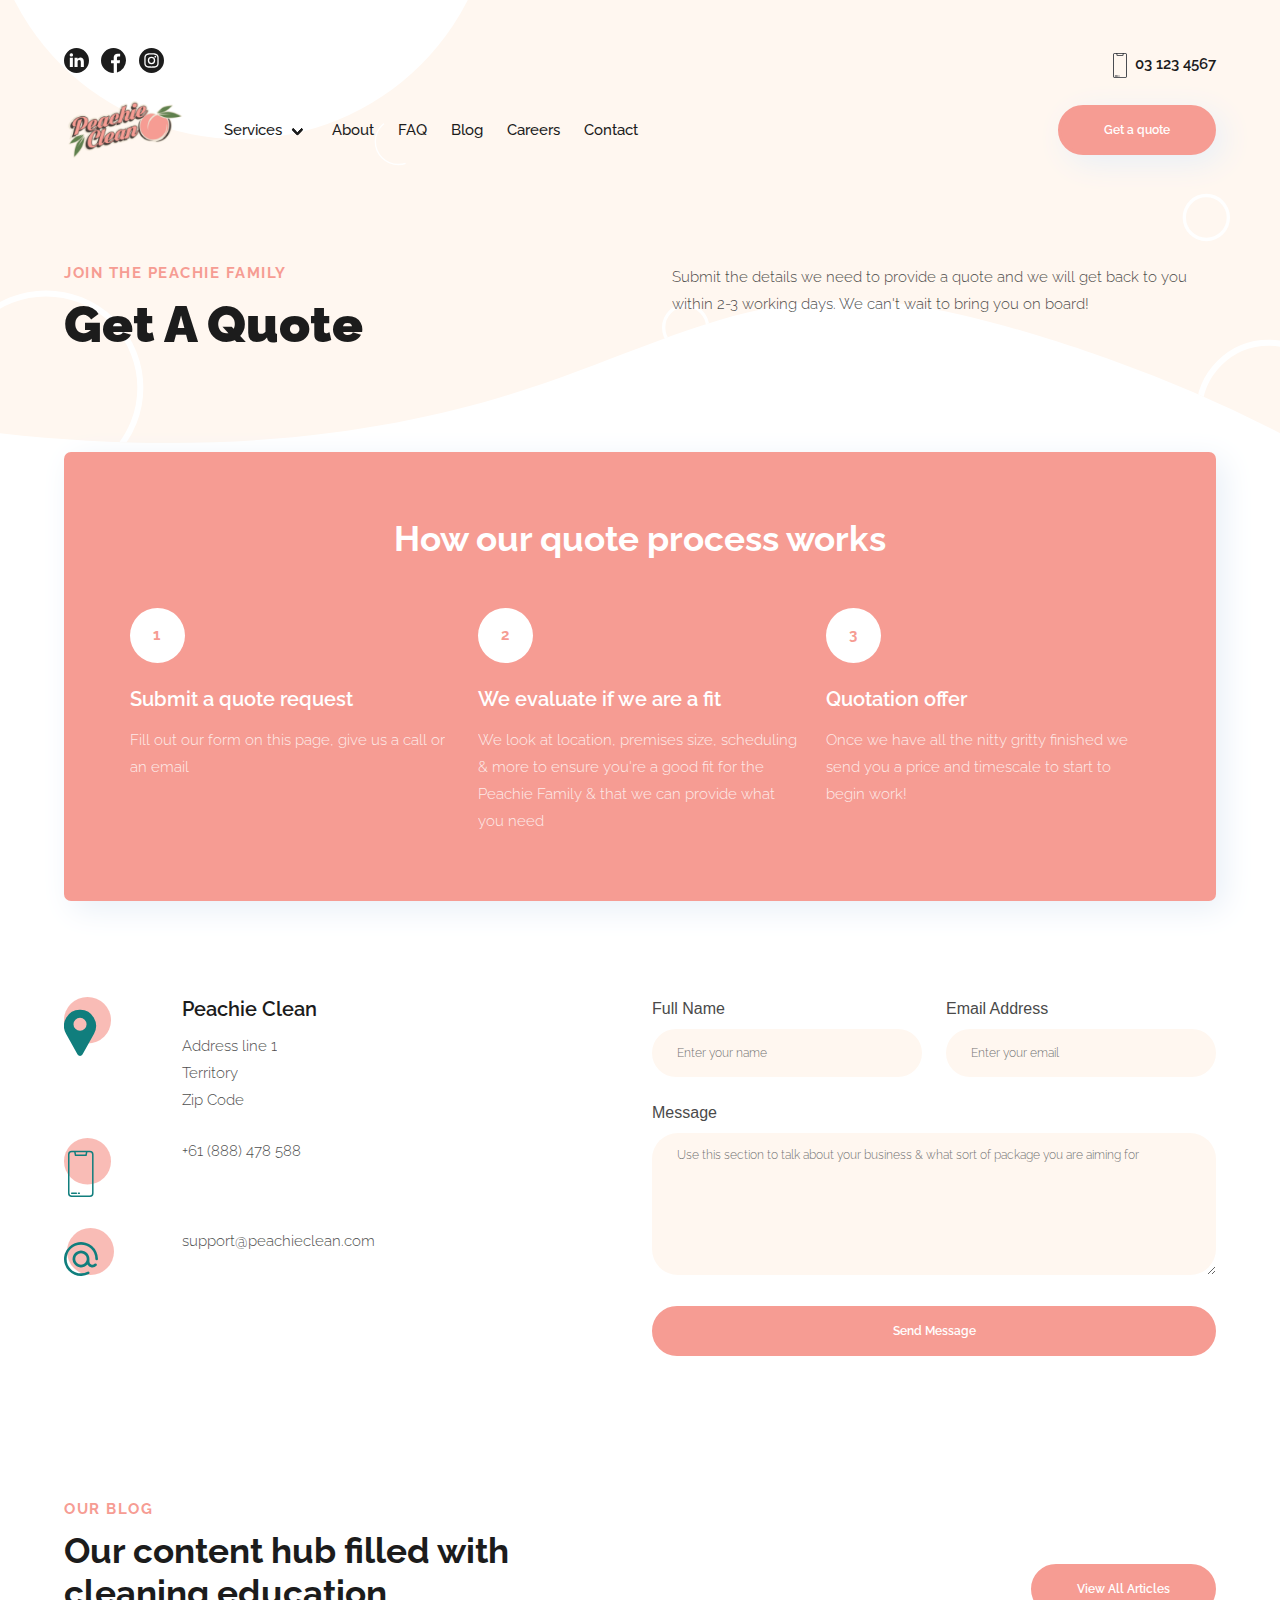
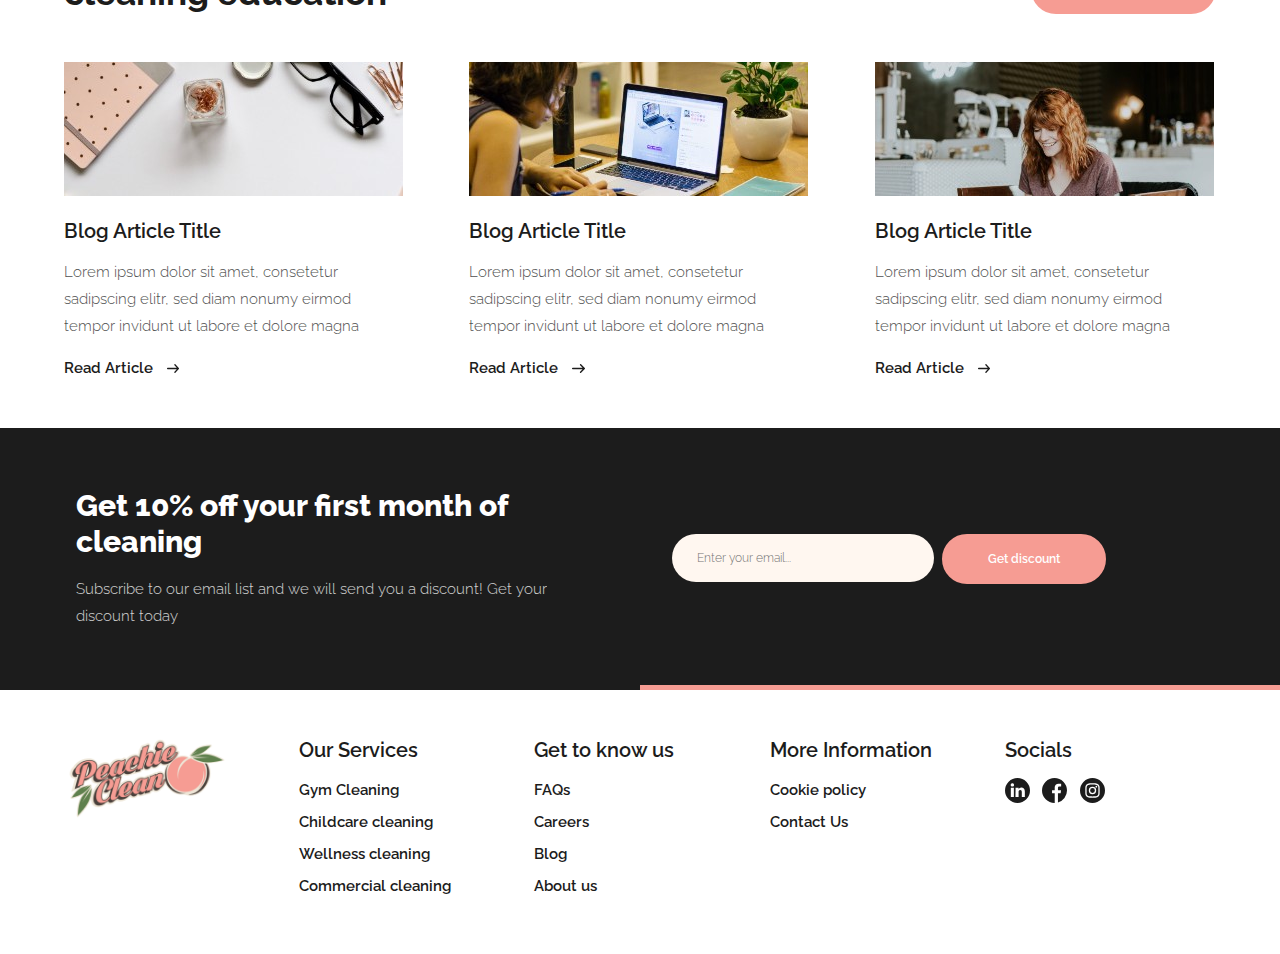
<file: quote.html>
<!DOCTYPE html>
<html lang="en">
<head>
  <meta charset="UTF-8">
  <meta name="viewport" content="width=device-width, initial-scale=1.0">
  <meta http-equiv="X-UA-Compatible" content="ie=edge">
  <link rel="stylesheet" type="text/css" href="css/bulma.css">
  <link rel="stylesheet" type="text/css" href="css/main.css">
  <link href="https://fonts.googleapis.com/css2?family=Raleway:wght@300;400;500;600;700;800;900&display=swap" rel="stylesheet">
  <title>Peachie Clean</title>
</head>
<body class="wavy-hero-bg-small">
  <section class="section is-small-section-padding-mobile">
    <div class="container">
    <div class="nav-header pb-3">
      <div class="columns is-mobile">
        <article class="column">
          <a href="#">
            <img src="assets/linkedin.svg" alt="The linkedin logo" class="social-favicon mr-2">
          </a>
          <a href="#">
            <img src="assets/facebook.svg" alt="The facebook logo" class="social-favicon mr-2">
          </a>
          <a href="#">
            <img src="assets/instagram.svg" alt="The instagram logo" class="social-favicon">
          </a>
        </article>
        <article class="column is-flex is-flex-end">
          <a href="tel:03-123-456" class="is-flex is-flex-center btn-text-only"><img src="assets/smartphone.svg" alt="A mobile phone" class="mr-2 smartphone-img">03 123 4567</a>
        </article>
      </div>
    </div>

    <nav class="navbar is-transparent" role="navigation" aria-label="main navigation">
      <div class="navbar-brand is-flex-center">
        <a class="navbar-item" href="index.html">
          <img src="assets/logo.png" class="logo">
        </a>

        <a role="button" class="navbar-burger burger" aria-label="menu" aria-expanded="false" data-target="navbarBasicExample">
          <span aria-hidden="true"></span>
          <span aria-hidden="true"></span>
          <span aria-hidden="true"></span>
        </a>
      </div>

      <div id="navbarBasicExample" class="navbar-menu is-small-section-padding-mobile">
        <div class="navbar-start pl-4 padding-remove-mobile">
          <div class="navbar-item has-dropdown is-hoverable">
            <a class="navbar-link nav-link" onclick="showHideDropdown()">
              Services
            </a>

            <div class="navbar-dropdown" id="navbarDropdown">
              <a href="gym-cleaning.html" class="navbar-item nav-link-sub">
                Gym Cleaning
              </a>
              <a class="navbar-item nav-link-sub">
                Childcare Cleaning
              </a>
              <a class="navbar-item nav-link-sub">
                Commercial Cleaning
              </a>
              <a class="navbar-item nav-link-sub">
                Clinic Cleaning
              </a>
            </div>
          </div>

          <a href="about-us.html" class="navbar-item nav-link">
            About
          </a>

          <a href="faq.html" class="navbar-item nav-link">
            FAQ
          </a>

          <a href="blog.html" class="navbar-item nav-link">
            Blog
          </a>

          <a href="careers.html" class="navbar-item nav-link">
            Careers
          </a>

          <a href="contact.html" class="navbar-item nav-link">
            Contact
          </a>

        </div>

        <div class="navbar-end is-flex is-flex-center">
          <div class="navbar-item">
            <div class="buttons">
              <a href="quote.html" class="btn-primary btn-pink rounded box-shadow">Get a quote</a>
            </div>
          </div>
        </div>
      </div>
      </nav>
    </div>
  </section>

  <section class="section">
    <div class="container is-small-container">
      <div class="columns is-variable is-8-desktop">
        <article class="column">
          <h2 class="small-pop-header mb-3">JOIN THE PEACHIE FAMILY</h2>
          <h1 class="page-header">Get A Quote</h1>
        </article>
        <article class="column">
          <p>Submit the details we need to provide a quote and we will get back to you within 2-3 working days. We can't wait to bring you on board!</p>
        </article>
      </div>
    </div>
  </section>

  <section class="section">
    <div class="container is-small-container">
      <div class="column pink-card box-shadow">
        <h3 class="section-header text-white text-center mb-6">How our quote process works</h3>
        <div class="columns">
          <article class="column">
            <div class="numbered-div is-flex is-flex-justify-center mb-5">
              <p class="opacity-full small-pop-header">1</p>
            </div>
            <h4 class="sub-section-header mb-4 text-white">Submit a quote request</h4>
            <p class="text-white">Fill out our form on this page, give us a call or an email</p>
          </article>
          <article class="column">
            <div class="numbered-div is-flex is-flex-justify-center mb-5">
              <p class="opacity-full small-pop-header">2</p>
            </div>
            <h4 class="sub-section-header mb-4 text-white">We evaluate if we are a fit</h4>
            <p class="text-white">We look at location, premises size, scheduling & more to ensure you're a good fit for the Peachie Family & that we can provide what you need</p>
          </article>
          <article class="column">
            <div class="numbered-div is-flex is-flex-justify-center mb-5">
              <p class="opacity-full small-pop-header">3</p>
            </div>
            <h4 class="sub-section-header mb-4 text-white">Quotation offer</h4>
            <p class="text-white">Once we have all the nitty gritty finished we send you a price and timescale to start to begin work!</p>
          </article>
        </div>
      </div>
    </div>
  </section>

  <section class="section">
    <div class="container is-small-container">
      <div class="columns">
        <article class="column">
          <div class="columns is-mobile">
            <article class="column is-one-fifth">
              <img src="assets/address.svg" alt="An address pin">
            </article>
            <article class="column">
              <p class="sub-section-header opacity-full mb-3">Peachie Clean</p>
              <p>Address line 1</p>
              <p>Territory</p>
              <p>Zip Code</p>
            </article>
          </div>
          <div class="columns is-mobile">
            <article class="column is-one-fifth">
              <img src="assets/phone-contact.svg" alt="A smartphone">
            </article>
            <article class="column">
              <p>+61 (888) 478 588</p>
            </article>
          </div>
          <div class="columns is-mobile">
            <article class="column is-one-fifth">
              <img src="assets/email-contact.svg" alt="An email icon">
            </article>
            <article class="column">
              <p>support@peachieclean.com</p>
            </article>
          </div>
        </article>
        <article class="column">
          <form action="" class="std-form">
            <div class="columns is-multiline">
              <article class="column is-half">
                <label for="name">Full Name</label>
                <input type="text" placeholder="Enter your name" class="mt-2">
              </article>
              <article class="column is-half">
                <label for="email">Email Address</label>
                <input type="text" placeholder="Enter your email" class="mt-2">
              </article>
              <article class="column is-full">
                <label for="message">Message</label>
                <textarea name="name" rows="8" cols="80" placeholder="Use this section to talk about your business & what sort of package you are aiming for" class="mt-2"></textarea>
              </article>
              <article class="column is-full is-flex is-flex-justify-center">
                <div class="width-100">
                  <submit class="btn-primary btn-pink rounded is-inline-block fw text-center">Send Message</submit>
                </div>
              </article>
            </div>
          </form>
        </article>
      </div>
    </div>
  </section>




  <section class="section">
    <div class="container is-small-container pt-6">
      <div class="columns">
        <article class="column">
          <h2 class="small-pop-header mb-3">Our Blog</h2>
          <h3 class="section-header">Our content hub filled with cleaning education</h3>
        </article>
        <article class="column is-flex is-flex-end-bottom">
          <div class="width-100-mobile">
            <a href="blog.html" class="btn-primary btn-pink rounded is-inline-block btn-mobile-full-width">View All Articles</a>
          </div>
        </article>
      </div>
    </div>
    <div class="container is-small-container pt-6">
      <div class="columns is-variable is-8-desktop is-mobile is-2-mobile">
        <article class="column">
          <a href="">
            <img src="assets/blog-1.jpg" alt="" class="mb-4">
            <h4 class="sub-section-header mb-4">Blog Article Title</h4>
            <p class="mb-4">Lorem ipsum dolor sit amet, consetetur sadipscing elitr, sed diam nonumy eirmod tempor invidunt ut labore et dolore magna</p>
            <a href="#" class="btn-text-only">Read Article <img src="assets/arrow-right-text.svg" alt="An arrow pointing to the right"></a>
          </a>
        </article>
        <article class="column">
          <a href="">
            <img src="assets/blog-2.jpg" alt="" class="mb-4">
            <h4 class="sub-section-header mb-4">Blog Article Title</h4>
            <p class="mb-4">Lorem ipsum dolor sit amet, consetetur sadipscing elitr, sed diam nonumy eirmod tempor invidunt ut labore et dolore magna</p>
            <a href="#" class="btn-text-only">Read Article <img src="assets/arrow-right-text.svg" alt="An arrow pointing to the right"></a>
          </a>
        </article>
        <article class="column is-hidden-mobile">
          <a href="">
            <img src="assets/blog-3.jpg" alt="" class="mb-4">
            <h4 class="sub-section-header mb-4">Blog Article Title</h4>
            <p class="mb-4">Lorem ipsum dolor sit amet, consetetur sadipscing elitr, sed diam nonumy eirmod tempor invidunt ut labore et dolore magna</p>
            <a href="#" class="btn-text-only">Read Article <img src="assets/arrow-right-text.svg" alt="An arrow pointing to the right"></a>
          </a>
        </article>
      </div>
    </div>
  </section>

  <section class="section email-subscribe-bg is-relative">
    <div class="container is-small-container">
      <article class="column">
        <div class="columns is-variable is-8">
          <article class="column">
            <h3 class="cta-header text-white mb-4">Get 10% off your first month of cleaning</h3>
            <p class="text-white">Subscribe to our email list and we will send you a discount! Get your discount today</p>
          </article>
          <article class="column is-flex is-flex-center">
            <form action="" class="std-form">
              <div class="columns is-variable is-1">
                <article class="column">
                  <input type="text" placeholder="Enter your email..." class="rounded">
                </article>
                <article class="column">
                  <a href="quote.html" class="btn-primary btn-pink rounded is-inline-block btn-mobile-full-width">Get discount</a>
                </article>
              </div>
            </form>
          </article>
        </div>
      </article>
    </div>
  </section>

  <footer>
    <section class="section">
      <div class="container">
        <div class="columns">
          <article class="column is-half-mobile">
            <img src="assets/logo.png" alt="The peachie clean logo">
          </article>
          <article class="column is-half-mobile">
            <h4 class="sub-section-header mb-4">Our Services</h4>
            <ul>
              <li class="mb-2"><a href="gym-cleaning.html" class="btn-text-only">Gym Cleaning</a></li>
              <li class="mb-2"><a href="#" class="btn-text-only">Childcare cleaning</a></li>
              <li class="mb-2"><a href="#" class="btn-text-only">Wellness cleaning</a></li>
              <li class="mb-2"><a href="#" class="btn-text-only">Commercial cleaning</a></li>
            </ul>
          </article>
          <article class="column is-half-mobile">
            <h4 class="sub-section-header mb-4">Get to know us</h4>
            <ul>
              <li class="mb-2"><a href="faq.html" class="btn-text-only">FAQs</a></li>
              <li class="mb-2"><a href="careers.html" class="btn-text-only">Careers</a></li>
              <li class="mb-2"><a href="blog.html" class="btn-text-only">Blog</a></li>
              <li class="mb-2"><a href="about-us.html" class="btn-text-only">About us</a></li>
            </ul>
          </article>
          <article class="column is-half-mobile">
            <h4 class="sub-section-header mb-4">More Information</h4>
            <ul>
              <li class="mb-2"><a href="#" class="btn-text-only">Cookie policy</a></li>
              <li class="mb-2"><a href="contact.html" class="btn-text-only">Contact Us</a></li>
            </ul>
          </article>
          <article class="column is-half-mobile">
            <h4 class="sub-section-header mb-4">Socials</h4>
            <a href="#">
              <img src="assets/linkedin.svg" alt="The linkedin logo" class="social-favicon mr-2">
            </a>
            <a href="#">
              <img src="assets/facebook.svg" alt="The facebook logo" class="social-favicon mr-2">
            </a>
            <a href="#">
              <img src="assets/instagram.svg" alt="The instagram logo" class="social-favicon">
            </a>
          </article>
        </div>
      </div>
    </section>
  </footer>


<script type="text/javascript" src="js/main.js"></script>
</body>
</html>
</file>
<file: css/main.css>
.is-flex {
  display: flex; }

.is-flex-column {
  flex-direction: column; }

.is-flex-between {
  justify-content: space-between; }

.is-flex-end {
  justify-content: flex-end; }

.is-flex-center {
  align-items: center; }

.is-flex-start {
  align-items: flex-start; }

.is-flex-start-center {
  align-items: flex-start;
  justify-content: center; }

.is-flex-end-bottom {
  justify-content: flex-end;
  align-items: flex-end; }

.is-flex-end-center {
  align-items: center;
  justify-content: flex-end; }

.is-flex-justify-center {
  justify-content: center;
  align-items: center; }

.is-flex-column-between {
  flex-direction: column;
  justify-content: space-between; }

.is-flex-item-bottom {
  margin-top: auto; }

@media (min-width: 768px) and (max-width: 1024px) {
  .is-flex-column-tablet {
    flex-direction: column; } }
@media screen and (max-width: 768px) {
  .is-flex-column-mobile {
    flex-direction: column; }

  .columns.is-reversed-mobile {
    flex-direction: column-reverse;
    display: flex; } }
p, .p {
  font-family: "Raleway", sans-serif;
  font-size: 15px;
  color: #1C1C1C;
  line-height: 27px;
  opacity: .80;
  font-weight: 300; }

.p-mini {
  font-size: 13px !important; }

.small-pop-header {
  font-family: "Raleway", sans-serif;
  font-size: 15px;
  color: #F69C93;
  line-height: 18px;
  font-weight: 700;
  letter-spacing: 1.5px;
  text-transform: uppercase; }

.page-header {
  font-family: "Raleway", sans-serif;
  font-size: 51px;
  color: #1C1C1C;
  font-weight: 900;
  line-height: 1.2em; }

.section-header {
  font-family: "Raleway", sans-serif;
  font-size: 35px;
  color: #1C1C1C;
  font-weight: 700;
  line-height: 1.2em; }

.cta-header {
  font-family: "Raleway", sans-serif;
  font-size: 30px;
  color: #1C1C1C;
  font-weight: 800;
  line-height: 1.2em; }

.sub-section-header {
  font-family: "Raleway", sans-serif;
  font-size: 20px;
  color: #1C1C1C;
  font-weight: 600;
  line-height: 1.2em; }

.benefit-header {
  font-family: "Raleway", sans-serif;
  font-size: 20px;
  color: #FFFFFF;
  font-weight: 400;
  line-height: 1.2em; }

.text-white {
  color: #FFFFFF !important; }

.text-cobalt {
  color: #1C1C1C !important; }

.text-black {
  color: #000000; }

.text-pink {
  color: #F69C93 !important; }

.opacity-full {
  opacity: 1; }

.opacity-50 {
  opacity: .5; }

.text-center {
  text-align: center; }

.text-right {
  text-align: right; }

.p-60 {
  max-width: 60%; }

.p-70 {
  max-width: 70%; }

@media (min-width: 769px) and (max-width: 1024px) {
  .benefit-header {
    font-size: 14px; }

  .p-width-tablet-reset {
    max-width: 100%; }

  .section-header {
    font-size: 30px; }

  .sub-section-header {
    font-size: 16px; }

  .page-header {
    font-size: 40px; }

  .small-pop-header {
    font-size: 12px; } }
@media screen and (max-width: 768px) {
  .benefit-header {
    font-size: 13px; }

  .page-header {
    font-size: 40px; }

  .section-header {
    font-size: 35px; }

  .sub-section-header {
    font-size: 17px; }

  .p-width-mobile-reset {
    max-width: 100%; }

  .small-pop-header {
    font-size: 13px; }

  .p-70 {
    max-width: 100%; }

  .text-center-mobile {
    text-align: center; }

  p {
    font-family: "Raleway", sans-serif;
    font-size: 14px;
    color: #1C1C1C;
    line-height: 27px;
    opacity: .80;
    font-weight: 300; } }
.is-padding-large-container {
  padding: 5px 3.5rem 5px 3.5rem !important; }

.is-padding-xl {
  padding: 150px 1.5rem 150px 1.5rem !important; }

.is-padding-large {
  padding: 75px 1.5rem 75px 1.5rem !important; }

.is-padding-medium {
  padding: 25px 1.5rem 25px 1.5rem !important; }

.is-padding-small {
  padding: 15px 1.5rem 15px 1.5rem !important; }

.is-padding-xs {
  padding: 5px 1.5rem 5px 1.5rem !important; }

.is-padding-xxs {
  padding: 1px 1.5rem 1px 1.5rem !important; }

.is-padding-30px {
  padding: 30px; }

.is-padding-50px {
  padding: 50px; }

.is-padding-medium-uniform {
  padding: 100px; }

.is-padding-large-uniform {
  padding: 170px; }

.pr-80 {
  padding-right: 80%; }

.pl-150-px {
  padding-left: 150px; }

.pt-10 {
  padding-top: 10rem !important; }

.pt-15 {
  padding-top: 15rem !important; }

.mt-10 {
  margin-top: 9rem !important; }

.mr-auto {
  margin-right: auto !important; }

.padding-remove {
  padding: 0 !important; }

.margin-remove {
  margin: none !important; }

.margin-bottom-remove {
  margin-bottom: 0 !important; }

@media (min-width: 768px) and (max-width: 1024px) {
  .mt-1-tablet-only {
    margin-top: 1rem; }

  .margin-remove-tablet {
    margin: 0 !important; }

  .pl-150-px {
    padding-left: 25px; }

  .pl-remove-tablet {
    padding-left: 0 !important; }

  .pr-remove-tablet {
    padding-right: 0 !important; }

  .pt-2-tablet {
    padding-top: 2rem !important; }

  .pb-2-tablet {
    padding-bottom: 2rem !important; }

  .padding-remove-tablet {
    padding: 0 !important; }

  .is-padding-20px-tablet {
    padding: 20px; }

  .padding-top-remove-tablet {
    padding-top: 0 !important; }

  .padding-top-remove-tablet {
    padding: 0 1.5rem 25px 1.5rem !important; } }
@media screen and (max-width: 768px) {
  .padding-remove-mobile {
    padding: 0 !important; }

  .margin-remove-mobile {
    margin: 0 !important; }

  .pr-remove-mobile {
    padding-right: 0 !important; }

  .pr-reset-mobile {
    padding-right: 0.75rem !important; }

  .pl-reset-mobile {
    padding-left: 0.75rem !important; }

  .pt-reset-mobile {
    padding-top: 0.75rem !important; }

  .is-small-section-padding-mobile {
    padding: 20px 1.5rem 20px 1.5rem !important; }

  .is-padding-large, .is-padding-xl {
    padding: 35px 1.5rem 35px 1.5rem !important; }

  .ml-remove-mobile-only {
    margin-left: 0 !important; }

  .mt-1-mobile-only {
    margin-top: 1rem !important; }

  .mt-2-mobile-only {
    margin-top: 2rem !important; }

  .mt-3-mobile-only {
    margin-top: 3rem !important; }

  .padding-top-remove-mobile {
    padding: 0 1.5rem 25px 1.5rem !important; }

  .pt-1-mobile {
    padding-top: 1rem !important; }

  .pt-2-mobile {
    padding-top: 2rem !important; }

  .pt-3-mobile {
    padding-top: 3rem !important; }

  .is-padding-small-mobile {
    padding: 15px 1rem !important; }

  .is-padding-xs-mobile {
    padding: 0.5rem !important; }

  .is-padding-large {
    padding: 3rem 1rem !important; }

  .container.is-fluid {
    padding: 0; }

  .pl-150-px {
    padding-left: 10px; }

  .is-padding-small {
    padding: 15px 1rem !important; } }
.blog-tag-bubble {
  border: 0.5px solid rgba(0, 0, 0, 0.2);
  border-radius: 7px;
  padding: 7px 12px;
  width: auto;
  height: auto;
  max-width: 200px;
  display: inline-block; }
  .blog-tag-bubble span {
    margin: 0 !important; }

.social-share {
  border: 0.5px solid rgba(0, 0, 0, 0.2);
  padding: 25px;
  -webkit-box-shadow: 0px 0px 22px 5px rgba(179, 179, 179, 0.56);
  -moz-box-shadow: 0px 0px 22px 5px rgba(179, 179, 179, 0.56);
  box-shadow: 0px 0px 22px 5px rgba(179, 179, 179, 0.56);
  border-radius: 7px; }

.alert-box {
  padding: 35px;
  border-radius: 7px;
  width: 70%; }
  .alert-box .alert-box-header {
    border: 0.5px solid rgba(0, 0, 0, 0.2);
    background-color: #FFFFFF;
    padding: 30px;
    border-radius: 7px; }
    .alert-box .alert-box-header div {
      height: 50px;
      width: 50px;
      border-radius: 50%;
      background-color: #F8D338; }

@media screen and (max-width: 768px) {
  .alert-box {
    width: 100%; } }
.is-text-link {
  font-family: "Raleway", sans-serif;
  font-weight: 400;
  transition: ease-in-out 300ms;
  font-size: 15px; }
  .is-text-link:hover {
    text-decoration: underline; }

.footer-link-ul li {
  display: block;
  padding: 5px 0 5px 0; }

.img-90 {
  max-width: 90%; }

.index-bg-geo {
  position: absolute;
  top: 0;
  left: 0;
  width: auto;
  height: auto;
  max-width: 100%; }

.close {
  cursor: pointer;
  max-width: 20px; }
  .close:hover {
    opacity: .8; }

.fw-img {
  max-width: 100%; }

.is-circle-img {
  border-radius: 50%; }

.is-hero-img {
  border: 40px solid transparent;
  box-shadow: 0 0 2px #F69C93; }

.service-svg {
  max-height: 60px; }

.social-favicon {
  cursor: pointer;
  max-width: 25px; }
  .social-favicon:hover {
    opacity: .8; }

.logo {
  cursor: pointer;
  max-width: 120px;
  max-height: none !important; }
  .logo:hover {
    opacity: .8; }

.blog-author-img {
  max-width: 55px; }

.smartphone-img {
  height: auto !important;
  width: auto !important;
  max-height: 3rem !important; }

.blog-img {
  border-radius: 7px 7px 0 0;
  display: block; }

.careers-section-svg {
  max-width: 75px; }

@media (min-width: 768px) and (max-width: 1024px) {
  .logo {
    max-width: 85px; }

  .careers-header-img {
    max-width: 50%; } }
@media screen and (max-width: 768px) {
  .logo {
    max-width: 85px; }

  .careers-header-img {
    max-width: 66%; }

  .careers-section-svg {
    max-width: 59px; }

  .img-90 {
    max-width: 100%; } }
.navbar {
  background-color: transparent !important; }

.navbar-link:not(.is-arrowless)::after {
  border-color: #1C1C1C !important; }

.nav-link {
  font-family: "Raleway", sans-serif;
  font-weight: 500;
  font-size: 15px;
  color: #1C1C1C;
  transition: ease-in-out color 100ms; }
  .nav-link:hover {
    color: #F69C93 !important; }

.nav-link-sub {
  font-family: "Raleway", sans-serif;
  font-weight: 500;
  font-size: 13px;
  color: #1C1C1C;
  transition: ease-in-out color 100ms; }
  .nav-link-sub:hover {
    color: #F69C93 !important; }

.button {
  border: none;
  padding: 0; }

.button-reset {
  background: none;
  border: none; }

button {
  cursor: pointer; }

.btn-primary {
  font-family: "Raleway", sans-serif;
  font-size: 12px;
  font-weight: 600;
  color: #FFFFFF;
  border: 3px solid transparent;
  padding: 13px 43px 13px 43px;
  transition: all .3s;
  -webkit-transition: all .3s;
  -moz-transition: all .3s;
  -o-transition: all .3s;
  min-width: 120px;
  outline: none;
  cursor: pointer; }

.btn-secondary {
  font-family: "Raleway", sans-serif;
  font-size: 12px;
  font-weight: 600;
  background-color: transparent;
  padding: 13px 43px 13px 43px;
  transition: all .3s;
  -webkit-transition: all .3s;
  -moz-transition: all .3s;
  -o-transition: all .3s;
  min-width: 120px;
  outline: none;
  cursor: pointer; }

.btn-primary-no-pad {
  font-family: "Raleway", sans-serif;
  font-size: 12px;
  font-weight: 600;
  color: #FFFFFF;
  border: 3px solid transparent;
  padding: 13px;
  transition: all .3s;
  -webkit-transition: all .3s;
  -moz-transition: all .3s;
  -o-transition: all .3s;
  min-width: 140px;
  outline: none;
  cursor: pointer; }

.btn-secondary-no-pad {
  font-family: "Raleway", sans-serif;
  font-size: 12px;
  font-weight: 600;
  background-color: transparent;
  padding: 13px;
  transition: all .3s;
  -webkit-transition: all .3s;
  -moz-transition: all .3s;
  -o-transition: all .3s;
  outline: none;
  cursor: pointer; }

.fw {
  width: 100%; }

.square {
  border-radius: 0px; }

.rounded {
  border-radius: 28px; }

.btn-text-only {
  font-family: "Raleway", sans-serif;
  font-size: 15px;
  font-weight: 600;
  text-decoration: none;
  color: #1C1C1C;
  transition: all .3s ease-in-out; }
  .btn-text-only img, .btn-text-only svg {
    height: auto;
    width: auto;
    max-height: 0.7rem;
    margin: 3px 0 0 10px;
    transition: all 200ms ease-out; }
  .btn-text-only:hover {
    text-decoration: underline; }
    .btn-text-only:hover img {
      margin-left: 25px; }

.btn-pink {
  border: 3px solid #F69C93;
  background-color: #F69C93;
  color: #FFF; }
  .btn-pink:hover {
    background-color: transparent;
    color: #F69C93; }

.btn-pink-secondary {
  border: 3px solid #F69C93;
  background-color: transparent;
  color: #F69C93; }
  .btn-pink-secondary:hover {
    background-color: #F69C93;
    color: #FFFFFF; }

.btn-white-secondary {
  border: 3px solid #FFFFFF;
  background-color: #FFFFFF;
  color: #1C1C1C; }
  .btn-white-secondary:hover {
    background-color: #F69C93;
    border: 3px solid #F69C93;
    color: #FFFFFF; }

.btn-bronze-secondary-no-pad {
  border: 3px solid #107E7D;
  background-color: transparent;
  color: #107E7D; }
  .btn-bronze-secondary-no-pad:hover {
    background-color: #107E7D;
    border: 3px solid #107E7D;
    color: #FFFFFF; }

.btn-yellow-secondary {
  border: 3px solid #107E7D;
  background-color: transparent;
  color: #107E7D; }
  .btn-yellow-secondary:hover {
    background-color: #107E7D;
    border: 3px solid #107E7D;
    color: #FFFFFF; }

.mobile-carousel-control-container {
  display: none; }

.carousel-control-container {
  height: 60px;
  width: 60px;
  border: 3px solid #343434;
  background-color: transparent;
  transition: background-color 200ms ease-in-out;
  cursor: pointer; }
  .carousel-control-container:hover {
    background-color: #343434; }
    .carousel-control-container:hover svg path {
      fill: #FFFFFF; }

@media screen and (max-width: 1024px) {
  .navbar-dropdown {
    display: none; } }
@media screen and (max-width: 768px) {
  .btn-mobile-full-width {
    width: 100%;
    display: block;
    text-align: center; }

  .mobile-carousel-control-container {
    display: flex; } }
input[type=checkbox] {
  height: 15px;
  width: 15px;
  margin-top: 2px; }

.std-form {
  width: 100%;
  margin: 0; }
  .std-form input[type=text] {
    background-color: #FFF7F0;
    font-family: "Raleway", sans-serif;
    font-size: 12px;
    font-weight: 300;
    color: #000000;
    padding: 17px 25px 17px 25px;
    width: 100%;
    border-radius: 26px;
    border: none; }
  .std-form textarea {
    background-color: #FFF7F0;
    font-family: "Raleway", sans-serif;
    font-size: 12px;
    font-weight: 300;
    color: #000000;
    padding: 15px 25px 15px 25px;
    width: 100%;
    border-radius: 26px;
    border: none; }
  .std-form .select-img-position {
    position: relative; }
    .std-form .select-img-position img {
      position: absolute;
      width: auto;
      height: auto;
      height: 12px;
      width: 12px;
      right: 25px;
      top: calc(12px + 0.3rem); }
  .std-form select {
    border: 1px solid #E9E9E9;
    background-color: #FFFFFF;
    border-radius: 7px;
    font-family: "Raleway", sans-serif;
    font-size: 12px;
    font-weight: 300;
    color: #000000;
    padding: 15px 25px 15px 25px;
    width: 100%;
    appearance: none;
    position: relative;
    cursor: pointer;
    -webkit-appearance: none; }

.search-input {
  border: 1px solid #E9E9E9 !important;
  border-radius: 7px !important;
  background-color: #FFFFFF !important;
  font-size: 12px !important;
  font-family: "Raleway", sans-serif !important;
  font-weight: 300 !important;
  color: #000000 !important;
  padding: 15px 25px 15px 25px !important;
  width: 100% !important;
  position: relative !important;
  appearance: none !important;
  cursor: text !important; }

.search-input-icon {
  position: absolute;
  width: auto;
  height: auto;
  max-width: 20px;
  top: 13px;
  right: 20px; }

.faq-search-container {
  position: relative; }
  .faq-search-container img {
    position: absolute;
    width: auto;
    height: auto;
    height: 12px;
    width: 12px;
    left: 25px;
    top: calc(12px + 0.3rem); }
  .faq-search-container input[type=text] {
    background-color: #FFFFFF;
    font-family: "Raleway", sans-serif;
    font-size: 12px;
    font-weight: 300;
    color: #000000;
    padding: 17px 25px 17px 50px;
    width: 100%;
    border-radius: 26px;
    border: none;
    height: 48px; }

.subscribe-input {
  border: 0.1px solid rgba(0, 0, 0, 0.2);
  background-color: #FFFFFF;
  font-family: "Raleway", sans-serif;
  font-size: 12px;
  font-weight: 300;
  color: #000000;
  padding: 15px 43px 15px 43px;
  width: 300px; }

@media (min-width: 768px) and (max-width: 1024px) {
  .subscribe-input {
    width: auto;
    max-width: 51%; } }
@media screen and (max-width: 768px) {
  .subscribe-input {
    width: 100%; } }
.border-bottom {
  border-bottom: 0.5px solid rgba(0, 0, 0, 0.2); }

.box-shadow {
  box-shadow: 8px 8px 32px 0px #e8eff7; }

.hr-right h4 {
  display: inline-block; }
.hr-right span {
  margin-left: 15px;
  width: 80px;
  height: 1px;
  background-color: #F69C93;
  display: inline-block;
  line-height: 2;
  animation: shake 1.75s infinite; }

.white-border-img {
  border: 15px solid #FFFFFF; }

.index-service-card {
  border-radius: 7px;
  border: 1px solid #E9E9E9;
  padding: 23px;
  height: 100%; }

.cta-card {
  background-image: url(../assets/cta-card-bg.svg);
  background-position: center;
  background-repeat: no-repeat;
  background-size: 100%;
  background-color: #107E7D; }
  .cta-card:after {
    content: "";
    width: 50%;
    float: right;
    height: 5px;
    background-color: #F69C93;
    position: absolute;
    bottom: 0;
    right: 0; }

.carousel-controls {
  padding-left: 50%; }

.carousel-controller {
  border: 1px solid #F69C93;
  padding: 30px;
  cursor: pointer;
  transition: all 300ms ease; }
  .carousel-controller:hover {
    background-color: #F69C93; }
    .carousel-controller:hover path {
      fill: #FFFFFF; }

.numbered-div {
  height: 55px;
  width: 55px;
  border-radius: 50%;
  background-color: #FFFFFF;
  padding: 15px 25px; }

.pink-card {
  background-color: #F69C93;
  border-radius: 7px;
  padding: 66px; }

.white-perks-card {
  background-color: white;
  border-radius: 7px;
  padding: 27px; }

.blog-description {
  background-color: #FFF7F0;
  padding: 40px 25px;
  border-radius: 0 0 7px 7px;
  transition: background-color 200ms ease; }
  .blog-description:hover {
    background-color: #F69C93; }
    .blog-description:hover h4, .blog-description:hover span {
      color: white; }

.blog-sub-description {
  background-color: #FFF7F0;
  padding: 25px 25px;
  border-radius: 7px;
  transition: background-color 200ms ease; }
  .blog-sub-description h4 {
    font-size: 16px; }
  .blog-sub-description span {
    font-size: 13px; }
  .blog-sub-description:hover {
    background-color: #F69C93; }
    .blog-sub-description:hover h4, .blog-sub-description:hover span {
      color: white; }

.service-list-card {
  background-color: white;
  border-radius: 7px;
  padding: 22px 31px; }

.faq-category-card {
  background-color: white;
  border-radius: 7px;
  padding: 22px 31px;
  transition: all 200ms ease; }
  .faq-category-card:hover {
    opacity: 0.8;
    margin-top: 30px; }
  .faq-category-card .is-active {
    border: 2px solid #F69C93; }

@media (min-width: 769px) and (max-width: 1024px) {
  .cta-card {
    background-size: cover;
    background-position: top left; }

  .carousel-controls {
    padding-left: 30%; }

  .pink-card {
    padding: 46px; } }
@media screen and (max-width: 768px) {
  .cta-card {
    background-image: none; }

  .carousel-controls {
    padding-left: 0; }

  .pink-card {
    padding: 25px; }

  .blog-description {
    padding: 13px; } }
.is-small-container {
  max-width: 1152px !important; }

.is-xs-container {
  max-width: 950px !important; }

.is-800-container {
  max-width: 800px !important; }

.is-500-container {
  max-width: 500px !important; }

.is-300-container {
  max-width: 300px !important; }

.is-margin-0-auto {
  margin: 0 auto; }

.accordion-container {
  cursor: pointer; }
  .accordion-container ::selection {
    color: none;
    background: none; }
  .accordion-container ::-moz-selection {
    color: none;
    background: none; }
  .accordion-container #accordion-hidden {
    display: none; }

.width-100 {
  width: 100%; }

.dropdown-faq-container {
  border-bottom: 2px solid #1C1C1C;
  padding: 10px 0;
  cursor: pointer;
  -webkit-touch-callout: none;
  /* iOS Safari */
  -webkit-user-select: none;
  /* Safari */
  -khtml-user-select: none;
  /* Konqueror HTML */
  -moz-user-select: none;
  /* Old versions of Firefox */
  -ms-user-select: none;
  /* Internet Explorer/Edge */
  user-select: none;
  /* Non-prefixed version, currently
     supported by Chrome, Edge, Opera and Firefox */ }
  .dropdown-faq-container .dropdown-faq-content {
    display: none; }

@media screen and (max-width: 768px) {
  .is-small-container, .is-xs-container, .is-800-container {
    max-width: 100% !important; }

  .width-100-mobile {
    width: 100%; } }
.index-hero-bg {
  background-image: url(../assets/hero-bg.svg);
  background-position: left top;
  background-repeat: no-repeat;
  background-size: 70%; }

.wavy-pink-bg {
  background-image: url(../assets/wavy-section-bg.svg);
  background-position: top left;
  background-repeat: no-repeat;
  background-size: cover; }

.carousel-header-bg {
  background-image: url(../assets/carousel-header-bg.jpg);
  background-position: right bottom;
  background-repeat: no-repeat;
  background-size: 70%; }

.circle-right-bg {
  background-image: url(../assets/circle-right-bg.svg);
  background-position: right -50px top 1px;
  background-repeat: no-repeat;
  background-size: auto; }

.circle-left-green-bg {
  background-image: url(../assets/left-circle-green-bg.svg);
  background-position: left -120px top 1px;
  background-repeat: no-repeat;
  background-size: 40% 99%; }

.wavy-hero-bg-small {
  background-image: url(../assets/wavy-hero-bg.svg);
  background-position: left 0 top -200px;
  background-repeat: no-repeat;
  background-size: 100%; }

.email-subscribe-bg {
  background-color: #1C1C1C; }
  .email-subscribe-bg:after {
    content: "";
    width: 50%;
    float: right;
    height: 5px;
    background-color: #F69C93;
    position: absolute;
    bottom: 0;
    right: 0; }

@media (min-width: 769px) and (max-width: 1024px) {
  .wavy-hero-bg-small {
    background-position: left 0 top 0; }

  .carousel-header-bg {
    background-image: url(../assets/carousel-header-mobile-bg.jpg);
    background-position: right bottom;
    background-repeat: no-repeat;
    background-size: 95%;
    padding-bottom: 108px; } }
@media screen and (max-width: 768px) {
  .index-hero-bg {
    background-image: url(../assets/index-hero-bg-mobile.svg);
    background-position: left top;
    background-repeat: no-repeat;
    background-size: 100%; }

  .wavy-pink-bg {
    background-image: url(../assets/wavy-section-bg-mobile.svg);
    background-position: top left;
    background-repeat: no-repeat;
    background-size: 100%; }

  .carousel-header-bg {
    background-image: url(../assets/carousel-header-mobile-bg.jpg);
    background-position: right bottom;
    background-repeat: no-repeat;
    background-size: 95%;
    padding-bottom: 155px; }

  .circle-right-bg {
    background-image: url(../assets/circle-right-bg.svg);
    background-position: right -30px top 1px;
    background-repeat: no-repeat;
    background-size: 85%; }

  .circle-left-green-bg {
    background-image: url(../assets/left-circle-green-bg.svg);
    background-position: bottom -290px left -100px;
    background-repeat: no-repeat;
    background-size: 80% 99%; }

  .wavy-hero-bg-small {
    background-image: url(../assets/wavy-hero-bg-small-mobile.svg);
    background-position: left 0 top 0;
    background-repeat: no-repeat;
    background-size: 100%; } }

/*# sourceMappingURL=main.css.map */
</file>
